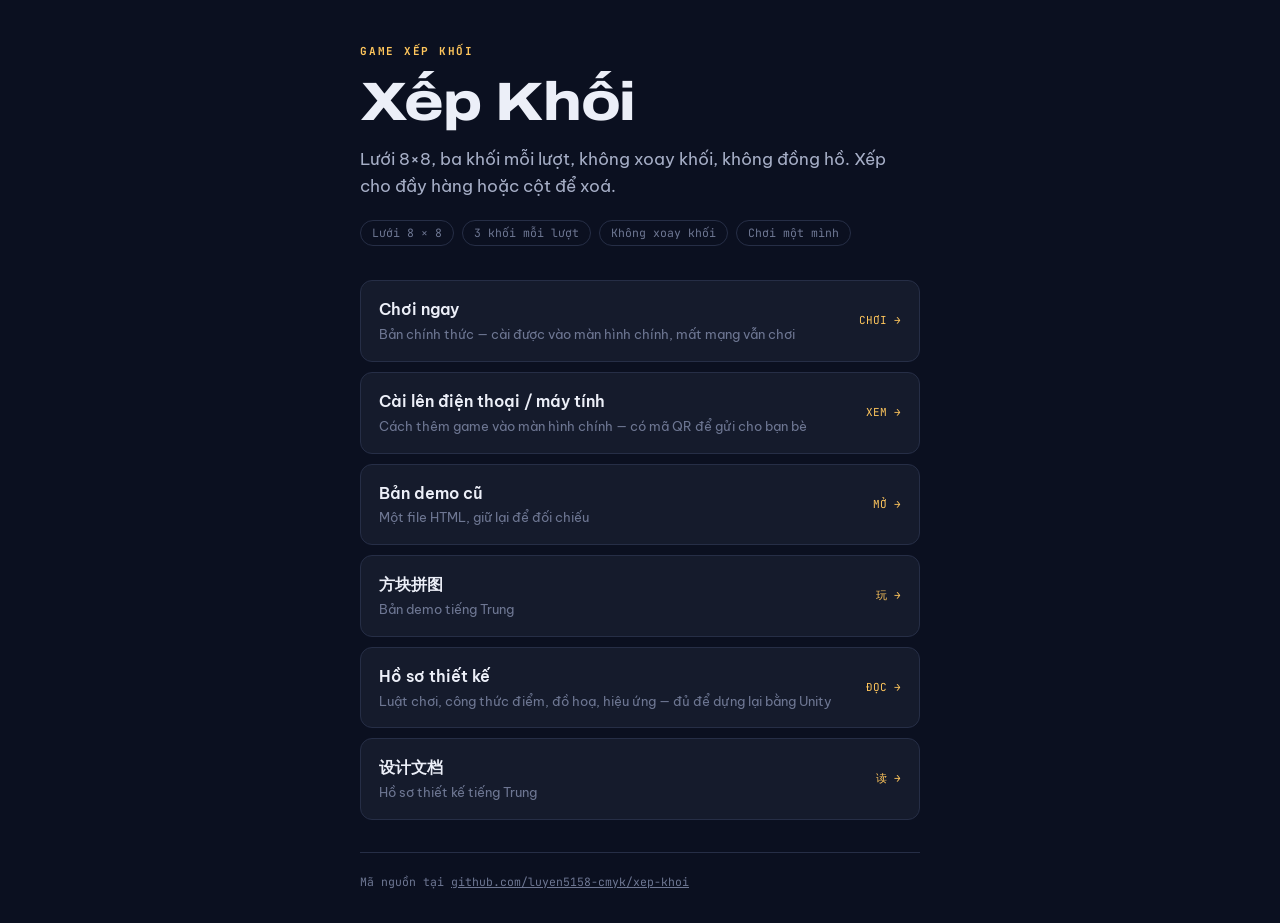
<file: index.html>
<!DOCTYPE html>
<html lang="vi">
<head>
<meta charset="utf-8">
<meta name="viewport" content="width=device-width, initial-scale=1">
<title>Xếp Khối</title>
<link rel="stylesheet" href="https://fonts.googleapis.com/css2?family=Archivo:wdth,wght@100..125,500..900&family=Be+Vietnam+Pro:wght@400;500;600&family=JetBrains+Mono:wght@400;700&display=swap">
<style>
:root{
  --paper:#0B1020; --surface:#151B2C; --line:#262E46; --line2:#333D59;
  --ink:#ECEFF8; --ink2:#A6AEC6; --ink3:#6E7793; --accent:#FFC65C;
}
*{box-sizing:border-box}
body{
  margin:0; min-height:100vh; background:var(--paper); color:var(--ink);
  font-family:"Be Vietnam Pro",system-ui,sans-serif; line-height:1.6;
  display:flex; align-items:center; justify-content:center; padding:32px 20px;
}
.wrap{width:100%; max-width:560px}
.eyebrow{
  font-family:"JetBrains Mono",monospace; font-size:11px; font-weight:700;
  letter-spacing:.16em; text-transform:uppercase; color:var(--accent);
}
h1{
  font-family:"Archivo",system-ui,sans-serif; font-variation-settings:"wdth" 118,"wght" 800;
  font-size:clamp(34px,8vw,54px); line-height:1.02; letter-spacing:-.02em; margin:14px 0 0;
}
.lede{color:var(--ink2); font-size:17px; margin:16px 0 0}
.meta{
  display:flex; flex-wrap:wrap; gap:8px; margin-top:20px;
  font-family:"JetBrains Mono",monospace; font-size:11.5px; color:var(--ink3);
}
.meta span{border:1px solid var(--line); border-radius:100px; padding:3px 11px}
.links{display:flex; flex-direction:column; gap:10px; margin-top:34px}
a.card{
  display:flex; align-items:center; justify-content:space-between; gap:16px;
  background:var(--surface); border:1px solid var(--line); border-radius:12px;
  padding:16px 18px; text-decoration:none; color:inherit; transition:border-color .15s, transform .15s;
}
a.card:hover{border-color:var(--line2); transform:translateY(-1px)}
a.card b{font-weight:600; font-size:15.5px; display:block}
a.card i{
  font-style:normal; color:var(--ink3); font-size:13px; display:block; margin-top:2px;
}
a.card .go{font-family:"JetBrains Mono",monospace; font-size:11px; color:var(--accent); white-space:nowrap}
footer{
  margin-top:32px; padding-top:20px; border-top:1px solid var(--line);
  font-family:"JetBrains Mono",monospace; font-size:11.5px; color:var(--ink3);
}
footer a{color:var(--ink3)}
</style>
</head>
<body>
<div class="wrap">
  <p class="eyebrow">Game xếp khối</p>
  <h1>Xếp Khối</h1>
  <p class="lede">Lưới 8×8, ba khối mỗi lượt, không xoay khối, không đồng hồ. Xếp cho đầy hàng hoặc cột để xoá.</p>
  <div class="meta">
    <span>Lưới 8 × 8</span><span>3 khối mỗi lượt</span><span>Không xoay khối</span><span>Chơi một mình</span>
  </div>

  <div class="links">
    <a class="card" href="game/">
      <span><b>Chơi ngay</b><i>Bản chính thức — cài được vào màn hình chính, mất mạng vẫn chơi</i></span>
      <span class="go">CHƠI →</span>
    </a>
    <a class="card" href="cai-dat.html">
      <span><b>Cài lên điện thoại / máy tính</b><i>Cách thêm game vào màn hình chính — có mã QR để gửi cho bạn bè</i></span>
      <span class="go">XEM →</span>
    </a>
    <a class="card" href="block-puzzle.html">
      <span><b>Bản demo cũ</b><i>Một file HTML, giữ lại để đối chiếu</i></span>
      <span class="go">MỞ →</span>
    </a>
    <a class="card" href="block-puzzle-zh.html">
      <span><b>方块拼图</b><i>Bản demo tiếng Trung</i></span>
      <span class="go">玩 →</span>
    </a>
    <a class="card" href="ho-so-thiet-ke.html">
      <span><b>Hồ sơ thiết kế</b><i>Luật chơi, công thức điểm, đồ hoạ, hiệu ứng — đủ để dựng lại bằng Unity</i></span>
      <span class="go">ĐỌC →</span>
    </a>
    <a class="card" href="ho-so-thiet-ke-zh.html">
      <span><b>设计文档</b><i>Hồ sơ thiết kế tiếng Trung</i></span>
      <span class="go">读 →</span>
    </a>
  </div>

  <footer>Mã nguồn tại <a href="https://github.com/luyen5158-cmyk/xep-khoi">github.com/luyen5158-cmyk/xep-khoi</a></footer>
</div>
</body>
</html>
</file>
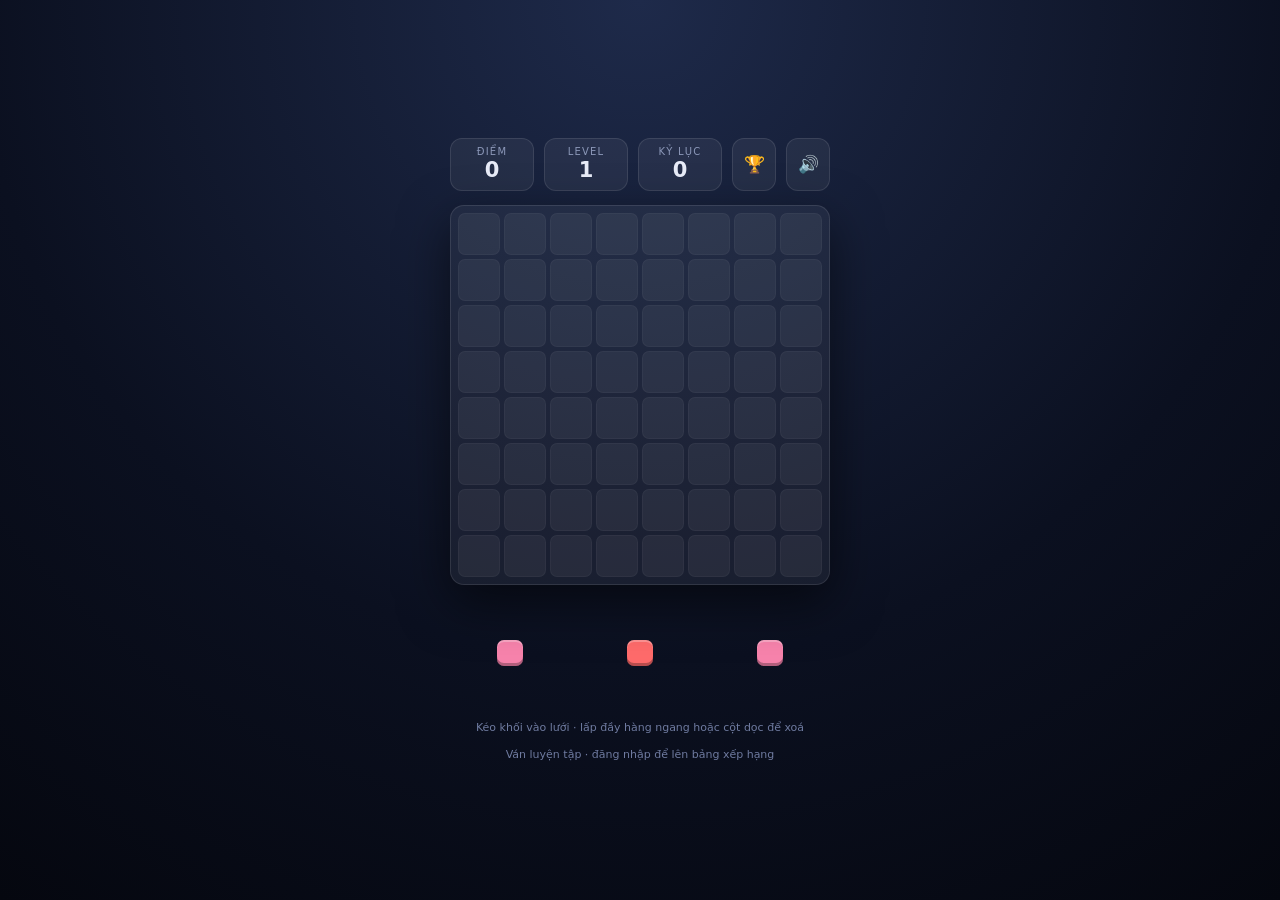
<file: game/index.html>
<!DOCTYPE html>
<html lang="vi">
<head>
<meta charset="utf-8">
<meta name="viewport" content="width=device-width, initial-scale=1, maximum-scale=1, user-scalable=no, viewport-fit=cover">
<title>Xếp Khối</title>
<meta name="description" content="Lưới 8×8, ba khối mỗi lượt, không xoay khối, không đồng hồ. Lấp đầy hàng ngang hoặc cột dọc để xoá.">
<meta name="theme-color" content="#0b1020">
<meta name="mobile-web-app-capable" content="yes">
<meta name="apple-mobile-web-app-status-bar-style" content="black-translucent">
<link rel="manifest" href="manifest.webmanifest">
<link rel="icon" href="icon/icon-192.png" sizes="192x192">
<link rel="apple-touch-icon" href="icon/icon-192.png">
<link rel="stylesheet" href="css/style.css">
</head>
<body>

<div id="app">
  <div id="hud">
    <div class="stat"><div class="label">Điểm</div><div class="value" id="score">0</div></div>
    <div class="stat"><div class="label">Level</div><div class="value" id="level">1</div></div>
    <div class="stat"><div class="label">Kỷ lục</div><div class="value" id="best">0</div></div>
    <button id="rank" type="button" aria-label="Bảng xếp hạng">🏆</button>
    <button id="mute" type="button" aria-label="Tắt âm thanh">🔊</button>
  </div>

  <div id="board"></div>

  <div id="tray">
    <div class="slot"></div><div class="slot"></div><div class="slot"></div>
  </div>

  <div id="hint">Kéo khối vào lưới · lấp đầy hàng ngang hoặc cột dọc để xoá</div>
  <!-- Nói rõ ván này có tính xếp hạng không. Người chơi không phải chọn gì cả:
       có đăng nhập + có mạng là ván xếp hạng, ngược lại tự thành ván luyện tập. -->
  <div id="mode"></div>
</div>

<div id="combo"></div>
<canvas id="fx"></canvas>

<div id="over">
  <h1>Hết nước đi!</h1>
  <p>Điểm của bạn: <b id="finalScore">0</b></p>
  <p id="submitStatus" class="muted"></p>
  <button id="again" type="button">Chơi lại</button>
  <button id="overRank" type="button" class="ghost">Bảng xếp hạng</button>
</div>

<!-- Bảng xếp hạng -->
<div id="lb">
  <div class="sheet">
    <h2>Bảng xếp hạng</h2>
    <p id="lbStatus" class="muted"></p>
    <ol id="lbList"></ol>
    <p id="lbSelf" class="self"></p>

    <div class="account">
      <button id="signIn" type="button" hidden>Đăng nhập bằng Google</button>
      <div id="signedIn" hidden>
        <p id="whoami" class="muted"></p>
        <button id="editNick"  type="button" class="ghost">Đổi biệt danh</button>
        <button id="signOut"   type="button" class="ghost">Đăng xuất</button>
        <button id="deleteAcc" type="button" class="danger">Xoá tài khoản</button>
      </div>
    </div>

    <button id="lbClose" type="button">Đóng</button>
  </div>
</div>

<!-- Đặt biệt danh -->
<div id="nick">
  <div class="sheet">
    <h2 id="nickTitle">Chọn biệt danh</h2>
    <p class="muted">Tên này hiện trên bảng xếp hạng. Email và tên thật của bạn không bao giờ hiện ra.</p>
    <input id="nickInput" type="text" maxlength="16" autocomplete="off"
           autocapitalize="off" spellcheck="false" placeholder="Ví dụ: Mai, Hùng 88, Bé Bo">

    <!-- Luật hiện ngay dưới ô nhập, không giấu trong thông báo lỗi. -->
    <div class="nickrules">
      <span id="nickCount">0 / 16</span>
      <span>2–16 ký tự · dấu tiếng Việt được · mỗi tên chỉ một người dùng</span>
    </div>

    <p id="nickStatus" class="muted"></p>
    <button id="nickSave"   type="button">Lưu</button>
    <button id="nickCancel" type="button" class="ghost">Để sau</button>
  </div>
</div>

<script type="module" src="js/game.js"></script>
<script>
  // Service worker: chơi được cả khi mất mạng, và thêm được vào màn hình chính.
  if ("serviceWorker" in navigator) {
    addEventListener("load", () => navigator.serviceWorker.register("sw.js").catch(() => {}));
  }
</script>
</body>
</html>
</file>
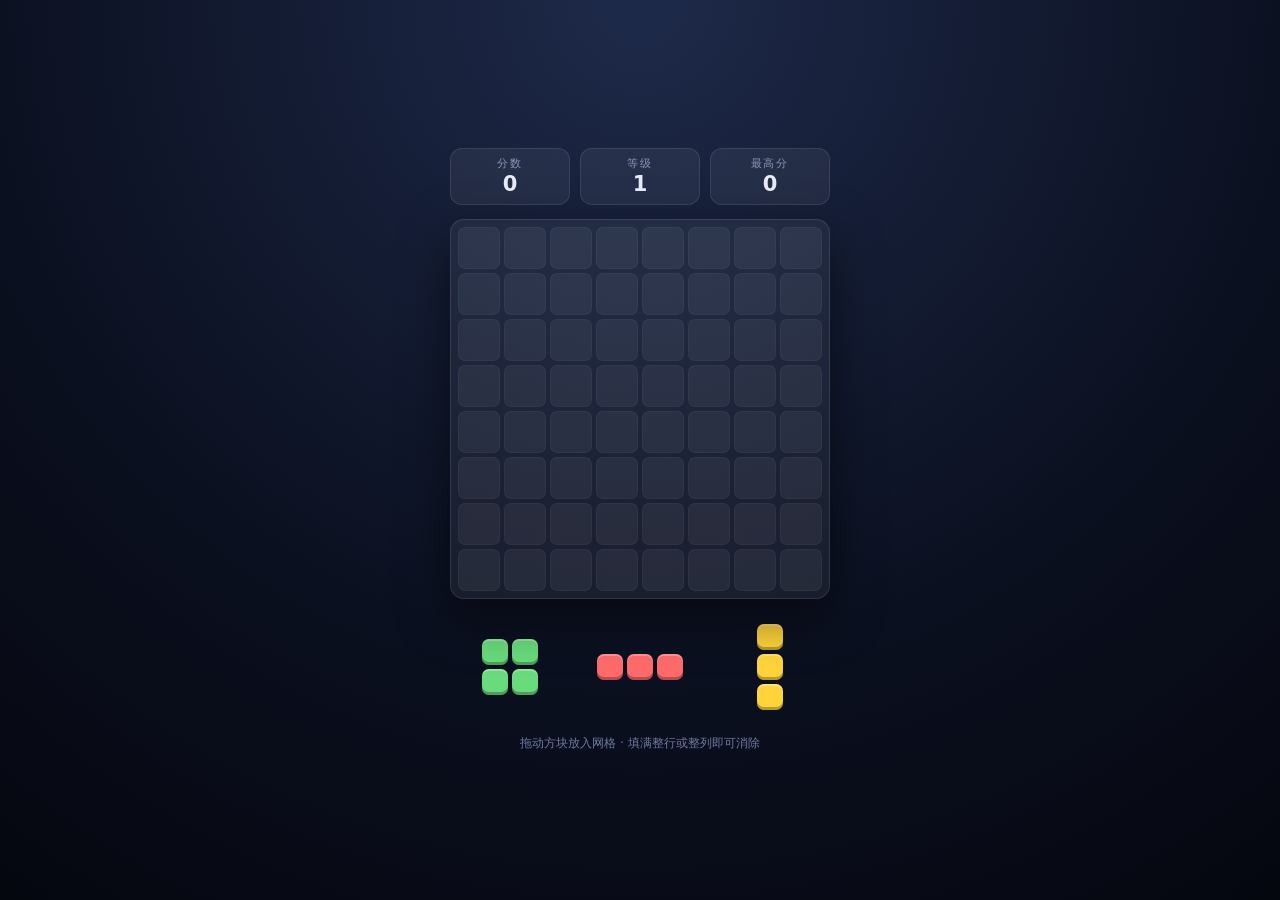
<file: block-puzzle-zh.html>
<!DOCTYPE html>
<html lang="zh-CN">
<head>
<meta charset="utf-8">
<meta name="viewport" content="width=device-width, initial-scale=1, maximum-scale=1, user-scalable=no">
<title>方块拼图 - Block Puzzle</title>
<style>
  /* ===== 通用界面 ===== */
  * { box-sizing: border-box; -webkit-tap-highlight-color: transparent; }
  html, body {
    margin: 0; height: 100%;
    background: radial-gradient(circle at 50% 0%, #1e2a4a 0%, #0b1020 60%, #05070f 100%);
    color: #e8ecf8;
    font-family: -apple-system, BlinkMacSystemFont, "PingFang SC", "Hiragino Sans GB",
                 "Microsoft YaHei", "Segoe UI", system-ui, sans-serif;
    overflow: hidden; touch-action: none; user-select: none;
  }
  #app {
    height: 100%; display: flex; flex-direction: column;
    align-items: center; justify-content: center; gap: 14px; padding: 12px;
  }

  /* ===== 分数栏 ===== */
  #hud { display: flex; gap: 10px; align-items: stretch; width: 100%; max-width: 380px; }
  .stat {
    flex: 1; background: rgba(255,255,255,.06); border: 1px solid rgba(255,255,255,.10);
    border-radius: 12px; padding: 7px 10px; text-align: center;
  }
  .stat .label { font-size: 11px; letter-spacing: .18em; color: #8b97b8; }
  .stat .value { font-size: 21px; font-weight: 700; font-variant-numeric: tabular-nums; line-height: 1.25; }
  #combo {
    position: absolute; top: 50%; left: 50%; transform: translate(-50%,-50%) scale(.4);
    font-size: 40px; font-weight: 800; color: #ffd166; text-shadow: 0 0 24px rgba(255,209,102,.9);
    opacity: 0; pointer-events: none; z-index: 30; white-space: nowrap;
  }
  #combo.show { animation: comboPop .85s ease-out; }
  @keyframes comboPop {
    0%   { opacity: 0; transform: translate(-50%,-50%) scale(.4); }
    25%  { opacity: 1; transform: translate(-50%,-50%) scale(1.15); }
    70%  { opacity: 1; transform: translate(-50%,-60%) scale(1); }
    100% { opacity: 0; transform: translate(-50%,-90%) scale(.9); }
  }

  /* ===== 网格棋盘 ===== */
  #board {
    display: grid; gap: 4px; padding: 7px;
    background: rgba(255,255,255,.05); border: 1px solid rgba(255,255,255,.10);
    border-radius: 14px; position: relative;
    box-shadow: 0 18px 50px rgba(0,0,0,.55);
  }
  .cell {
    border-radius: 7px; background: rgba(255,255,255,.055);
    box-shadow: inset 0 0 0 1px rgba(255,255,255,.035);
    transition: background-color .12s, box-shadow .12s, transform .12s;
  }
  .cell.filled { box-shadow: inset 0 -3px 0 rgba(0,0,0,.28), inset 0 2px 0 rgba(255,255,255,.28); }
  .cell.preview { background: rgba(255,255,255,.30) !important; }
  .cell.invalid { background: rgba(255, 80, 90, .30) !important; }
  .cell.clearing { animation: burst .34s ease-out forwards; }
  @keyframes burst {
    0%   { transform: scale(1);   filter: brightness(1); }
    35%  { transform: scale(1.32); filter: brightness(3.2); box-shadow: 0 0 26px 8px currentColor; }
    100% { transform: scale(0);   filter: brightness(4); }
  }

  /* ===== 待放方块托盘 ===== */
  #tray {
    display: flex; gap: 10px; align-items: center; justify-content: center;
    min-height: 108px; width: 100%; max-width: 380px;
  }
  .slot { flex: 1; display: flex; align-items: center; justify-content: center; height: 104px; }
  .piece { display: grid; gap: 4px; cursor: grab; transition: transform .15s, opacity .2s; }
  .piece.used { opacity: 0; pointer-events: none; }
  .piece.dragging { opacity: .25; }
  .blk { border-radius: 7px; box-shadow: inset 0 -3px 0 rgba(0,0,0,.28), inset 0 2px 0 rgba(255,255,255,.28); }

  /* 正在拖动的方块，跟随手指移动 */
  #ghost { position: fixed; display: grid; gap: 4px; pointer-events: none; z-index: 40;
           filter: drop-shadow(0 12px 20px rgba(0,0,0,.55)); }

  /* ===== 烟花 ===== */
  #fx { position: fixed; inset: 0; pointer-events: none; z-index: 20; }

  /* ===== 结束界面 ===== */
  #over {
    position: fixed; inset: 0; z-index: 50; display: none;
    flex-direction: column; align-items: center; justify-content: center; gap: 16px;
    background: rgba(5,7,15,.86); backdrop-filter: blur(6px);
  }
  #over.show { display: flex; }
  #over h1 { margin: 0; font-size: 30px; letter-spacing: .04em; }
  #over p { margin: 0; color: #9aa6c8; }
  button {
    font: inherit; font-weight: 700; font-size: 16px; color: #08101f;
    background: linear-gradient(180deg, #7ee0ff, #35b6ff);
    border: 0; border-radius: 12px; padding: 12px 34px; cursor: pointer;
    box-shadow: 0 8px 22px rgba(53,182,255,.35); letter-spacing: .06em;
  }
  button:active { transform: translateY(1px); }
  #hint { font-size: 12px; color: #6f7ba0; text-align: center; }
</style>
</head>
<body>

<div id="app">
  <div id="hud">
    <div class="stat"><div class="label">分数</div><div class="value" id="score">0</div></div>
    <div class="stat"><div class="label">等级</div><div class="value" id="level">1</div></div>
    <div class="stat"><div class="label">最高分</div><div class="value" id="best">0</div></div>
  </div>

  <div id="board"></div>

  <div id="tray">
    <div class="slot"></div><div class="slot"></div><div class="slot"></div>
  </div>

  <div id="hint">拖动方块放入网格 · 填满整行或整列即可消除</div>
</div>

<div id="combo"></div>
<canvas id="fx"></canvas>

<div id="over">
  <h1>无路可走！</h1>
  <p>你的得分：<b id="finalScore">0</b></p>
  <button id="again">再玩一次</button>
</div>

<script>
"use strict";

/* =========================================================
   1. 常量与方块形状数据
   ========================================================= */
const W = 8, H = 8;          // 8×8 网格
const GAP = 4;               // 格子之间的间距（像素）
let CELL = 38;               // 单个格子的边长，会按屏幕重新计算
let STEP = CELL + GAP;

// 每个形状 = 一组坐标 [行, 列]。lv = 从第几级开始出现。
const SHAPES = [
  { lv:1, cells:[[0,0]] },                                  // 单格
  { lv:1, cells:[[0,0],[0,1]] },                            // 横向 2
  { lv:1, cells:[[0,0],[1,0]] },                            // 纵向 2
  { lv:1, cells:[[0,0],[0,1],[0,2]] },                      // 横向 3
  { lv:1, cells:[[0,0],[1,0],[2,0]] },                      // 纵向 3
  { lv:1, cells:[[0,0],[0,1],[1,0],[1,1]] },                // 2×2 方块
  { lv:2, cells:[[0,0],[1,0],[1,1]] },                      // 小 L 形（四个方向）
  { lv:2, cells:[[0,0],[0,1],[1,0]] },
  { lv:2, cells:[[0,0],[0,1],[1,1]] },
  { lv:2, cells:[[0,1],[1,0],[1,1]] },
  { lv:2, cells:[[0,0],[0,1],[0,2],[0,3]] },                // 横向 4
  { lv:2, cells:[[0,0],[1,0],[2,0],[3,0]] },                // 纵向 4
  { lv:3, cells:[[0,0],[1,0],[2,0],[2,1]] },                // 长 L 形
  { lv:3, cells:[[0,1],[1,1],[2,1],[2,0]] },
  { lv:3, cells:[[0,0],[0,1],[0,2],[1,0]] },
  { lv:3, cells:[[0,0],[0,1],[0,2],[1,2]] },
  { lv:3, cells:[[0,0],[0,1],[1,1],[1,2]] },                // S 形 / Z 形
  { lv:3, cells:[[0,1],[0,2],[1,0],[1,1]] },
  { lv:4, cells:[[0,0],[0,1],[0,2],[1,1]] },                // T 形
  { lv:4, cells:[[1,0],[1,1],[1,2],[0,1]] },
  { lv:4, cells:[[0,0],[0,1],[0,2],[0,3],[0,4]] },          // 横向 5
  { lv:4, cells:[[0,0],[1,0],[2,0],[3,0],[4,0]] },          // 纵向 5
  { lv:5, cells:[[0,1],[1,0],[1,1],[1,2],[2,1]] },          // 十字形
  { lv:5, cells:[[0,0],[0,1],[0,2],[1,0],[1,1],[1,2]] },    // 2×3 长方形
  { lv:5, cells:[[0,0],[0,1],[1,0],[1,1],[2,0],[2,1]] },    // 3×2 长方形
  { lv:6, cells:[[0,0],[0,1],[0,2],[1,0],[1,1],[1,2],[2,0],[2,1],[2,2]] } // 3×3 方块
];

const COLORS = ["#ff6b6b","#ffa94d","#ffd43b","#69db7c","#4dd4e8","#5c9dff","#b197fc","#f783ac"];

/* =========================================================
   2. 游戏状态
   ========================================================= */
let grid   = [];        // grid[r][c] = null 或颜色值
let tray   = [];        // 待放的 3 个方块，元素为 null 表示已用掉
let score  = 0;
let level  = 1;
let combo  = 0;
let busy   = false;     // 消除动画播放中 → 锁住操作
let best   = 0;
try { best = parseInt(localStorage.getItem("bp_best_zh") || "0", 10) || 0; } catch (e) {}

const boardEl = document.getElementById("board");
const trayEl  = document.getElementById("tray");
const fx      = document.getElementById("fx");
const ctx     = fx.getContext("2d");
let cellEls   = [];     // 指向每个格子 DOM 元素的引用

/* =========================================================
   3. 生成网格
   ========================================================= */
function sizeToScreen() {
  // 计算格子边长，使网格加托盘刚好放进屏幕
  const maxW = Math.min(window.innerWidth - 24, 380);
  const maxH = window.innerHeight - 260;
  CELL = Math.floor((Math.min(maxW, maxH) - GAP * (W - 1) - 14) / W);
  CELL = Math.max(24, Math.min(CELL, 44));
  STEP = CELL + GAP;
  boardEl.style.gridTemplateColumns = `repeat(${W}, ${CELL}px)`;
  boardEl.style.gridTemplateRows    = `repeat(${H}, ${CELL}px)`;
  for (const row of cellEls) for (const el of row) {
    el.style.width = CELL + "px"; el.style.height = CELL + "px";
  }
  renderTray();
}

function buildBoard() {
  boardEl.innerHTML = "";
  cellEls = [];
  for (let r = 0; r < H; r++) {
    const row = [];
    for (let c = 0; c < W; c++) {
      const el = document.createElement("div");
      el.className = "cell";
      boardEl.appendChild(el);
      row.push(el);
    }
    cellEls.push(row);
  }
}

function renderGrid() {
  for (let r = 0; r < H; r++) for (let c = 0; c < W; c++) {
    const el = cellEls[r][c], v = grid[r][c];
    el.className = "cell" + (v ? " filled" : "");
    el.style.backgroundColor = v || "";
    el.style.color = v || "";   // 供发光效果的 currentColor 使用
  }
}

/* =========================================================
   4. 生成新方块
   ========================================================= */
function randomShape() {
  const pool = SHAPES.filter(s => s.lv <= level);
  // 等级越高越偏向抽到大方块，难度自然上升
  const weighted = [];
  for (const s of pool) {
    const w = 1 + Math.max(0, level - s.lv) * 0.35 + (level >= 4 ? s.cells.length * 0.15 : 0);
    for (let i = 0; i < Math.ceil(w * 2); i++) weighted.push(s);
  }
  const s = weighted[(Math.random() * weighted.length) | 0];
  return { cells: s.cells, color: COLORS[(Math.random() * COLORS.length) | 0] };
}

function refillTray() {
  tray = [randomShape(), randomShape(), randomShape()];
  renderTray();
}

function shapeBounds(cells) {
  let maxR = 0, maxC = 0;
  for (const [r, c] of cells) { if (r > maxR) maxR = r; if (c > maxC) maxC = c; }
  return { rows: maxR + 1, cols: maxC + 1 };
}

// 把一个方块画成 DOM 元素，size = 每格边长
function makePieceEl(piece, size) {
  const b = shapeBounds(piece.cells);
  const el = document.createElement("div");
  el.className = "piece";
  el.style.gridTemplateColumns = `repeat(${b.cols}, ${size}px)`;
  el.style.gridTemplateRows    = `repeat(${b.rows}, ${size}px)`;
  const filled = new Set(piece.cells.map(([r, c]) => r + "," + c));
  for (let r = 0; r < b.rows; r++) for (let c = 0; c < b.cols; c++) {
    const d = document.createElement("div");
    if (filled.has(r + "," + c)) { d.className = "blk"; d.style.background = piece.color; }
    d.style.width = size + "px"; d.style.height = size + "px";
    el.appendChild(d);
  }
  return el;
}

function renderTray() {
  const slots = trayEl.querySelectorAll(".slot");
  slots.forEach((slot, i) => {
    slot.innerHTML = "";
    const piece = tray[i];
    if (!piece) return;
    const el = makePieceEl(piece, Math.round(CELL * 0.62));
    el.dataset.index = i;
    slot.appendChild(el);
  });
}

/* =========================================================
   5. 判定与放置方块
   ========================================================= */
function canPlace(cells, row, col) {
  for (const [dr, dc] of cells) {
    const r = row + dr, c = col + dc;
    if (r < 0 || r >= H || c < 0 || c >= W) return false;
    if (grid[r][c]) return false;
  }
  return true;
}

function anyPlacement(piece) {
  for (let r = 0; r < H; r++) for (let c = 0; c < W; c++)
    if (canPlace(piece.cells, r, c)) return true;
  return false;
}

function place(piece, row, col) {
  for (const [dr, dc] of piece.cells) grid[row + dr][col + dc] = piece.color;
}

// 返回所有已填满的行与列
function findFullLines() {
  const rows = [], cols = [];
  for (let r = 0; r < H; r++) {
    let full = true;
    for (let c = 0; c < W; c++) if (!grid[r][c]) { full = false; break; }
    if (full) rows.push(r);
  }
  for (let c = 0; c < W; c++) {
    let full = true;
    for (let r = 0; r < H; r++) if (!grid[r][c]) { full = false; break; }
    if (full) cols.push(c);
  }
  return { rows, cols };
}

/* =========================================================
   6. 一个回合的流程
   ========================================================= */
function commitMove(index, row, col) {
  const piece = tray[index];
  place(piece, row, col);
  tray[index] = null;
  renderGrid();
  renderTray();
  addScore(piece.cells.length);        // 每放下一格 +1 分
  playPlace();

  const { rows, cols } = findFullLines();
  const lineCount = rows.length + cols.length;

  if (lineCount > 0) {
    busy = true;
    combo++;
    // 收集将要消失的格子
    const targets = new Set();
    for (const r of rows) for (let c = 0; c < W; c++) targets.add(r + "," + c);
    for (const c of cols) for (let r = 0; r < H; r++) targets.add(r + "," + c);

    // 发光 + 烟花 + 爆炸音效
    for (const key of targets) {
      const [r, c] = key.split(",").map(Number);
      cellEls[r][c].classList.add("clearing");
      const box = cellEls[r][c].getBoundingClientRect();
      spawnFirework(box.left + box.width / 2, box.top + box.height / 2, grid[r][c]);
    }
    playExplosion(lineCount);

    // 计分：一次消除多行则成倍加分，另有连击奖励
    const gained = targets.size * 10 * lineCount + (combo > 1 ? combo * 25 : 0);
    addScore(gained);
    if (lineCount > 1 || combo > 1) showCombo(lineCount, combo);

    setTimeout(() => {
      for (const key of targets) {
        const [r, c] = key.split(",").map(Number);
        grid[r][c] = null;
      }
      renderGrid();
      busy = false;
      afterTurn();
    }, 340);
  } else {
    combo = 0;
    afterTurn();
  }
}

function afterTurn() {
  if (tray.every(p => !p)) refillTray();       // 三个方块用完后补发新的一批
  // 没有任何方块放得下时判负
  const alive = tray.some(p => p && anyPlacement(p));
  if (!alive) gameOver();
}

function addScore(n) {
  score += n;
  document.getElementById("score").textContent = score;
  const newLevel = Math.min(6, 1 + Math.floor(score / 700));   // 每 700 分升一级
  if (newLevel > level) { level = newLevel; playLevelUp(); }
  document.getElementById("level").textContent = level;
  if (score > best) {
    best = score;
    document.getElementById("best").textContent = best;
    try { localStorage.setItem("bp_best_zh", String(best)); } catch (e) {}
  }
}

function showCombo(lines, c) {
  const el = document.getElementById("combo");
  el.textContent = c > 1 ? "连击 ×" + c + "！" : lines + " 行消除！";
  el.classList.remove("show");
  void el.offsetWidth;      // 强制浏览器重新播放动画
  el.classList.add("show");
}

function gameOver() {
  document.getElementById("finalScore").textContent = score;
  document.getElementById("over").classList.add("show");
}

function reset() {
  grid = Array.from({ length: H }, () => Array(W).fill(null));
  score = 0; level = 1; combo = 0; busy = false;
  document.getElementById("score").textContent = "0";
  document.getElementById("level").textContent = "1";
  document.getElementById("best").textContent = best;
  document.getElementById("over").classList.remove("show");
  renderGrid();
  refillTray();
}

/* =========================================================
   7. 拖放操作（鼠标与触屏共用 Pointer Events）
   ========================================================= */
let drag = null;   // { index, piece, ghost, offX, offY, srcEl }

trayEl.addEventListener("pointerdown", e => {
  if (busy) return;
  const pieceEl = e.target.closest(".piece");
  if (!pieceEl) return;
  const index = +pieceEl.dataset.index;
  const piece = tray[index];
  if (!piece) return;

  const rect = pieceEl.getBoundingClientRect();
  const b = shapeBounds(piece.cells);
  const fullW = b.cols * STEP - GAP, fullH = b.rows * STEP - GAP;
  // 保持手指在方块上的相对位置，再放大到网格实际尺寸
  const fx_ = (e.clientX - rect.left) / rect.width;
  const fy_ = (e.clientY - rect.top) / rect.height;

  const ghost = makePieceEl(piece, CELL);
  ghost.id = "ghost";
  ghost.style.gridTemplateColumns = `repeat(${b.cols}, ${CELL}px)`;
  ghost.style.gridTemplateRows    = `repeat(${b.rows}, ${CELL}px)`;
  document.body.appendChild(ghost);

  drag = {
    index, piece, ghost, srcEl: pieceEl,
    offX: fx_ * fullW,
    offY: fy_ * fullH + CELL * 1.3   // 把方块抬到手指上方，方便看清落点
  };
  pieceEl.classList.add("dragging");
  trayEl.setPointerCapture(e.pointerId);
  moveGhost(e.clientX, e.clientY);
  e.preventDefault();
});

trayEl.addEventListener("pointermove", e => {
  if (!drag) return;
  moveGhost(e.clientX, e.clientY);
  e.preventDefault();
});

trayEl.addEventListener("pointerup", e => endDrag(e));
trayEl.addEventListener("pointercancel", () => endDrag(null));

function ghostAnchor() {
  // 找出被拖方块左上角所对应的网格坐标
  const origin = cellEls[0][0].getBoundingClientRect();
  const gx = parseFloat(drag.ghost.style.left);
  const gy = parseFloat(drag.ghost.style.top);
  return {
    row: Math.round((gy - origin.top) / STEP),
    col: Math.round((gx - origin.left) / STEP)
  };
}

function moveGhost(x, y) {
  drag.ghost.style.left = (x - drag.offX) + "px";
  drag.ghost.style.top  = (y - drag.offY) + "px";
  showPreview();
}

function clearPreview() {
  for (const row of cellEls) for (const el of row) el.classList.remove("preview", "invalid");
}

function showPreview() {
  clearPreview();
  const { row, col } = ghostAnchor();
  const ok = canPlace(drag.piece.cells, row, col);
  for (const [dr, dc] of drag.piece.cells) {
    const r = row + dr, c = col + dc;
    if (r >= 0 && r < H && c >= 0 && c < W)
      cellEls[r][c].classList.add(ok ? "preview" : "invalid");
  }
}

function endDrag(e) {
  if (!drag) return;
  const { row, col } = ghostAnchor();
  const ok = canPlace(drag.piece.cells, row, col);
  drag.ghost.remove();
  drag.srcEl.classList.remove("dragging");
  clearPreview();
  const index = drag.index;
  drag = null;
  if (ok) commitMove(index, row, col);
}

/* =========================================================
   8. 烟花（绘制在覆盖全屏的 canvas 上）
   ========================================================= */
let particles = [];
let rafId = null;

function resizeFx() {
  const dpr = window.devicePixelRatio || 1;
  fx.width = innerWidth * dpr; fx.height = innerHeight * dpr;
  fx.style.width = innerWidth + "px"; fx.style.height = innerHeight + "px";
  ctx.setTransform(dpr, 0, 0, dpr, 0, 0);
}

function spawnFirework(x, y, color) {
  const n = 14;
  for (let i = 0; i < n; i++) {
    const a = Math.random() * Math.PI * 2;
    const sp = 1.6 + Math.random() * 4.2;
    particles.push({
      x, y, vx: Math.cos(a) * sp, vy: Math.sin(a) * sp - 1.2,
      life: 1, decay: 0.014 + Math.random() * 0.02,
      size: 1.6 + Math.random() * 3, color: color || "#ffd166"
    });
  }
  if (!rafId) rafId = requestAnimationFrame(tickFx);
}

function tickFx() {
  ctx.clearRect(0, 0, innerWidth, innerHeight);
  ctx.globalCompositeOperation = "lighter";
  for (let i = particles.length - 1; i >= 0; i--) {
    const p = particles[i];
    p.x += p.vx; p.y += p.vy;
    p.vy += 0.16;              // 重力
    p.vx *= 0.985; p.vy *= 0.985;
    p.life -= p.decay;
    if (p.life <= 0) { particles.splice(i, 1); continue; }
    ctx.globalAlpha = Math.max(0, p.life);
    ctx.fillStyle = p.color;
    ctx.beginPath();
    ctx.arc(p.x, p.y, p.size * p.life, 0, Math.PI * 2);
    ctx.fill();
  }
  ctx.globalAlpha = 1;
  ctx.globalCompositeOperation = "source-over";
  if (particles.length) { rafId = requestAnimationFrame(tickFx); }
  else { rafId = null; ctx.clearRect(0, 0, innerWidth, innerHeight); }
}

/* =========================================================
   9. 音效（用 Web Audio 实时合成，无需外部音频文件）
   ========================================================= */
let audio = null;
function ac() {
  if (!audio) {
    const AC = window.AudioContext || window.webkitAudioContext;
    if (AC) audio = new AC();
  }
  if (audio && audio.state === "suspended") audio.resume();
  return audio;
}
document.addEventListener("pointerdown", () => ac(), { once: true });

// 爆炸声：白噪声经低通滤波，音量迅速衰减
function playExplosion(lines) {
  const a = ac(); if (!a) return;
  const dur = 0.5 + lines * 0.08;
  const buf = a.createBuffer(1, a.sampleRate * dur, a.sampleRate);
  const data = buf.getChannelData(0);
  for (let i = 0; i < data.length; i++) {
    const t = i / data.length;
    data[i] = (Math.random() * 2 - 1) * Math.pow(1 - t, 2.2);
  }
  const src = a.createBufferSource(); src.buffer = buf;
  const flt = a.createBiquadFilter(); flt.type = "lowpass";
  flt.frequency.setValueAtTime(2600 + lines * 500, a.currentTime);
  flt.frequency.exponentialRampToValueAtTime(180, a.currentTime + dur);
  const g = a.createGain();
  g.gain.setValueAtTime(0.34, a.currentTime);
  g.gain.exponentialRampToValueAtTime(0.001, a.currentTime + dur);
  src.connect(flt).connect(g).connect(a.destination);
  src.start();

  // 再叠一层低频闷响，听感更过瘾
  const o = a.createOscillator(), og = a.createGain();
  o.type = "sine";
  o.frequency.setValueAtTime(150, a.currentTime);
  o.frequency.exponentialRampToValueAtTime(42, a.currentTime + 0.3);
  og.gain.setValueAtTime(0.4, a.currentTime);
  og.gain.exponentialRampToValueAtTime(0.001, a.currentTime + 0.35);
  o.connect(og).connect(a.destination);
  o.start(); o.stop(a.currentTime + 0.36);
}

function playPlace() {
  const a = ac(); if (!a) return;
  const o = a.createOscillator(), g = a.createGain();
  o.type = "triangle";
  o.frequency.setValueAtTime(420, a.currentTime);
  o.frequency.exponentialRampToValueAtTime(240, a.currentTime + 0.09);
  g.gain.setValueAtTime(0.14, a.currentTime);
  g.gain.exponentialRampToValueAtTime(0.001, a.currentTime + 0.1);
  o.connect(g).connect(a.destination);
  o.start(); o.stop(a.currentTime + 0.11);
}

function playLevelUp() {
  const a = ac(); if (!a) return;
  [523, 659, 784, 1047].forEach((f, i) => {
    const o = a.createOscillator(), g = a.createGain();
    const t = a.currentTime + i * 0.085;
    o.type = "square";
    o.frequency.setValueAtTime(f, t);
    g.gain.setValueAtTime(0.001, t);
    g.gain.exponentialRampToValueAtTime(0.11, t + 0.01);
    g.gain.exponentialRampToValueAtTime(0.001, t + 0.16);
    o.connect(g).connect(a.destination);
    o.start(t); o.stop(t + 0.17);
  });
}

/* =========================================================
   10. 启动
   ========================================================= */
document.getElementById("again").addEventListener("click", reset);
window.addEventListener("resize", () => { resizeFx(); sizeToScreen(); });

buildBoard();
resizeFx();
reset();
sizeToScreen();
</script>
</body>
</html>
</file>
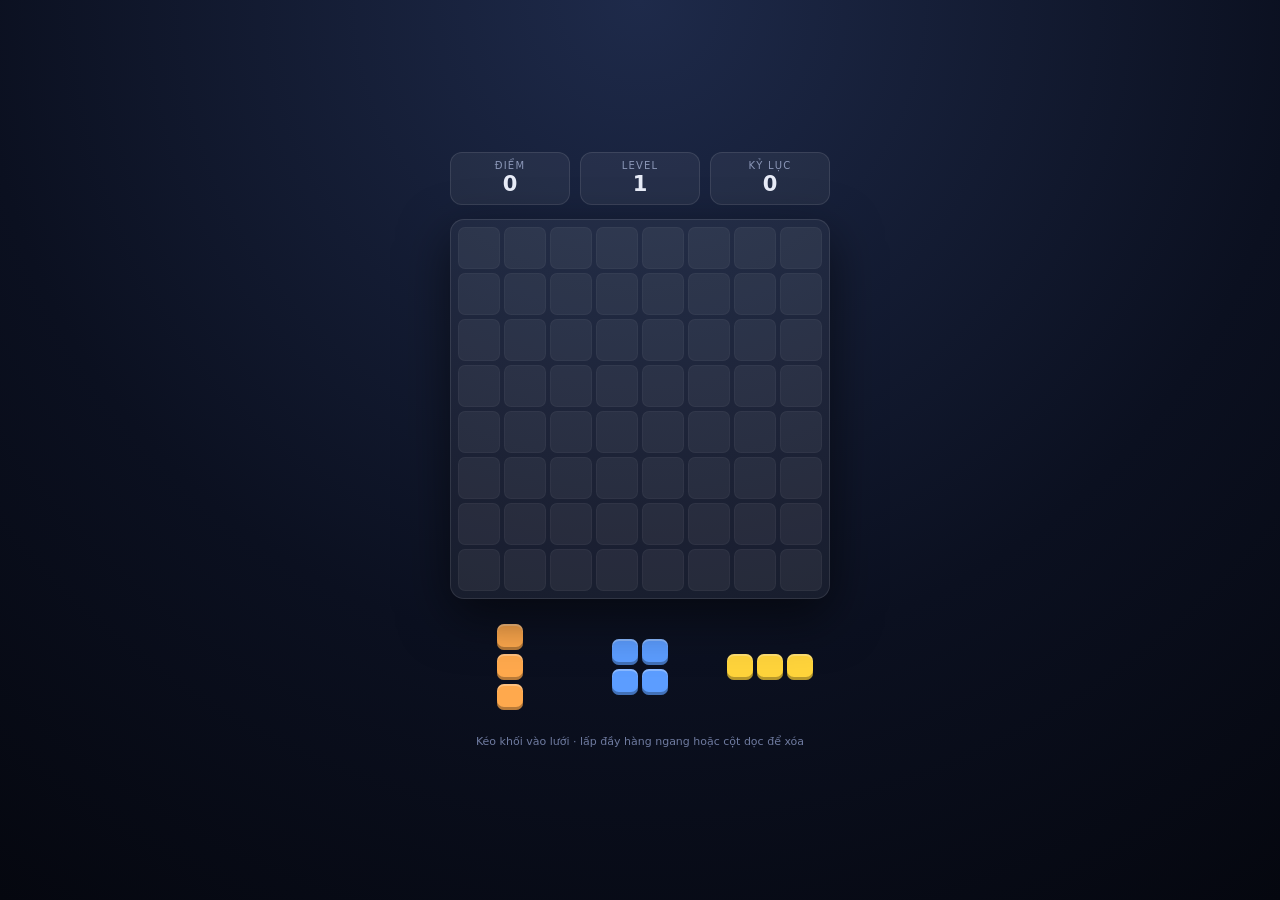
<file: block-puzzle.html>
<!DOCTYPE html>
<html lang="vi">
<head>
<meta charset="utf-8">
<meta name="viewport" content="width=device-width, initial-scale=1, maximum-scale=1, user-scalable=no">
<title>Xếp Khối - Block Puzzle</title>
<style>
  /* ===== Giao diện chung ===== */
  * { box-sizing: border-box; -webkit-tap-highlight-color: transparent; }
  html, body {
    margin: 0; height: 100%;
    background: radial-gradient(circle at 50% 0%, #1e2a4a 0%, #0b1020 60%, #05070f 100%);
    color: #e8ecf8;
    font-family: -apple-system, BlinkMacSystemFont, "Segoe UI", system-ui, sans-serif;
    overflow: hidden; touch-action: none; user-select: none;
  }
  #app {
    height: 100%; display: flex; flex-direction: column;
    align-items: center; justify-content: center; gap: 14px; padding: 12px;
  }

  /* ===== Thanh điểm ===== */
  #hud { display: flex; gap: 10px; align-items: stretch; width: 100%; max-width: 380px; }
  .stat {
    flex: 1; background: rgba(255,255,255,.06); border: 1px solid rgba(255,255,255,.10);
    border-radius: 12px; padding: 7px 10px; text-align: center;
  }
  .stat .label { font-size: 10px; letter-spacing: .12em; text-transform: uppercase; color: #8b97b8; }
  .stat .value { font-size: 21px; font-weight: 700; font-variant-numeric: tabular-nums; line-height: 1.25; }
  #combo {
    position: absolute; top: 50%; left: 50%; transform: translate(-50%,-50%) scale(.4);
    font-size: 40px; font-weight: 800; color: #ffd166; text-shadow: 0 0 24px rgba(255,209,102,.9);
    opacity: 0; pointer-events: none; z-index: 30;
  }
  #combo.show { animation: comboPop .85s ease-out; }
  @keyframes comboPop {
    0%   { opacity: 0; transform: translate(-50%,-50%) scale(.4); }
    25%  { opacity: 1; transform: translate(-50%,-50%) scale(1.15); }
    70%  { opacity: 1; transform: translate(-50%,-60%) scale(1); }
    100% { opacity: 0; transform: translate(-50%,-90%) scale(.9); }
  }

  /* ===== Bảng lưới ===== */
  #board {
    display: grid; gap: 4px; padding: 7px;
    background: rgba(255,255,255,.05); border: 1px solid rgba(255,255,255,.10);
    border-radius: 14px; position: relative;
    box-shadow: 0 18px 50px rgba(0,0,0,.55);
  }
  .cell {
    border-radius: 7px; background: rgba(255,255,255,.055);
    box-shadow: inset 0 0 0 1px rgba(255,255,255,.035);
    transition: background-color .12s, box-shadow .12s, transform .12s;
  }
  .cell.filled { box-shadow: inset 0 -3px 0 rgba(0,0,0,.28), inset 0 2px 0 rgba(255,255,255,.28); }
  .cell.preview { background: rgba(255,255,255,.30) !important; }
  .cell.invalid { background: rgba(255, 80, 90, .30) !important; }
  .cell.clearing { animation: burst .34s ease-out forwards; }
  @keyframes burst {
    0%   { transform: scale(1);   filter: brightness(1); }
    35%  { transform: scale(1.32); filter: brightness(3.2); box-shadow: 0 0 26px 8px currentColor; }
    100% { transform: scale(0);   filter: brightness(4); }
  }

  /* ===== Khay khối ===== */
  #tray {
    display: flex; gap: 10px; align-items: center; justify-content: center;
    min-height: 108px; width: 100%; max-width: 380px;
  }
  .slot { flex: 1; display: flex; align-items: center; justify-content: center; height: 104px; }
  .piece { display: grid; gap: 4px; cursor: grab; transition: transform .15s, opacity .2s; }
  .piece.used { opacity: 0; pointer-events: none; }
  .piece.dragging { opacity: .25; }
  .blk { border-radius: 7px; box-shadow: inset 0 -3px 0 rgba(0,0,0,.28), inset 0 2px 0 rgba(255,255,255,.28); }

  /* Khối đang được kéo, bay theo ngón tay */
  #ghost { position: fixed; display: grid; gap: 4px; pointer-events: none; z-index: 40;
           filter: drop-shadow(0 12px 20px rgba(0,0,0,.55)); }

  /* ===== Pháo hoa ===== */
  #fx { position: fixed; inset: 0; pointer-events: none; z-index: 20; }

  /* ===== Màn hình kết thúc ===== */
  #over {
    position: fixed; inset: 0; z-index: 50; display: none;
    flex-direction: column; align-items: center; justify-content: center; gap: 16px;
    background: rgba(5,7,15,.86); backdrop-filter: blur(6px);
  }
  #over.show { display: flex; }
  #over h1 { margin: 0; font-size: 30px; }
  #over p { margin: 0; color: #9aa6c8; }
  button {
    font: inherit; font-weight: 700; font-size: 16px; color: #08101f;
    background: linear-gradient(180deg, #7ee0ff, #35b6ff);
    border: 0; border-radius: 12px; padding: 12px 30px; cursor: pointer;
    box-shadow: 0 8px 22px rgba(53,182,255,.35);
  }
  button:active { transform: translateY(1px); }
  #hint { font-size: 11px; color: #6f7ba0; text-align: center; }
</style>
</head>
<body>

<div id="app">
  <div id="hud">
    <div class="stat"><div class="label">Điểm</div><div class="value" id="score">0</div></div>
    <div class="stat"><div class="label">Level</div><div class="value" id="level">1</div></div>
    <div class="stat"><div class="label">Kỷ lục</div><div class="value" id="best">0</div></div>
  </div>

  <div id="board"></div>

  <div id="tray">
    <div class="slot"></div><div class="slot"></div><div class="slot"></div>
  </div>

  <div id="hint">Kéo khối vào lưới · lấp đầy hàng ngang hoặc cột dọc để xóa</div>
</div>

<div id="combo"></div>
<canvas id="fx"></canvas>

<div id="over">
  <h1>Hết nước đi!</h1>
  <p>Điểm của bạn: <b id="finalScore">0</b></p>
  <button id="again">Chơi lại</button>
</div>

<script>
"use strict";

/* =========================================================
   1. HẰNG SỐ & DỮ LIỆU HÌNH KHỐI
   ========================================================= */
const W = 8, H = 8;          // lưới 8x8
const GAP = 4;               // khoảng cách giữa các ô (px)
let CELL = 38;               // cạnh 1 ô, tính lại theo màn hình
let STEP = CELL + GAP;

// Mỗi hình = danh sách toạ độ [hàng, cột]. lv = level bắt đầu xuất hiện.
const SHAPES = [
  { lv:1, cells:[[0,0]] },                                  // 1 ô
  { lv:1, cells:[[0,0],[0,1]] },                            // nằm ngang 2
  { lv:1, cells:[[0,0],[1,0]] },                            // dọc 2
  { lv:1, cells:[[0,0],[0,1],[0,2]] },                      // ngang 3
  { lv:1, cells:[[0,0],[1,0],[2,0]] },                      // dọc 3
  { lv:1, cells:[[0,0],[0,1],[1,0],[1,1]] },                // vuông 2x2
  { lv:2, cells:[[0,0],[1,0],[1,1]] },                      // L nhỏ (4 hướng)
  { lv:2, cells:[[0,0],[0,1],[1,0]] },
  { lv:2, cells:[[0,0],[0,1],[1,1]] },
  { lv:2, cells:[[0,1],[1,0],[1,1]] },
  { lv:2, cells:[[0,0],[0,1],[0,2],[0,3]] },                // ngang 4
  { lv:2, cells:[[0,0],[1,0],[2,0],[3,0]] },                // dọc 4
  { lv:3, cells:[[0,0],[1,0],[2,0],[2,1]] },                // chữ L dài
  { lv:3, cells:[[0,1],[1,1],[2,1],[2,0]] },
  { lv:3, cells:[[0,0],[0,1],[0,2],[1,0]] },
  { lv:3, cells:[[0,0],[0,1],[0,2],[1,2]] },
  { lv:3, cells:[[0,0],[0,1],[1,1],[1,2]] },                // chữ S / Z
  { lv:3, cells:[[0,1],[0,2],[1,0],[1,1]] },
  { lv:4, cells:[[0,0],[0,1],[0,2],[1,1]] },                // chữ T
  { lv:4, cells:[[1,0],[1,1],[1,2],[0,1]] },
  { lv:4, cells:[[0,0],[0,1],[0,2],[0,3],[0,4]] },          // ngang 5
  { lv:4, cells:[[0,0],[1,0],[2,0],[3,0],[4,0]] },          // dọc 5
  { lv:5, cells:[[0,1],[1,0],[1,1],[1,2],[2,1]] },          // dấu cộng
  { lv:5, cells:[[0,0],[0,1],[0,2],[1,0],[1,1],[1,2]] },    // chữ nhật 2x3
  { lv:5, cells:[[0,0],[0,1],[1,0],[1,1],[2,0],[2,1]] },    // chữ nhật 3x2
  { lv:6, cells:[[0,0],[0,1],[0,2],[1,0],[1,1],[1,2],[2,0],[2,1],[2,2]] } // vuông 3x3
];

const COLORS = ["#ff6b6b","#ffa94d","#ffd43b","#69db7c","#4dd4e8","#5c9dff","#b197fc","#f783ac"];

/* =========================================================
   2. TRẠNG THÁI GAME
   ========================================================= */
let grid   = [];        // grid[r][c] = null hoặc mã màu
let tray   = [];        // 3 khối đang chờ, phần tử null = đã dùng
let score  = 0;
let level  = 1;
let combo  = 0;
let busy   = false;     // đang chạy hiệu ứng xóa -> khoá thao tác
let best   = 0;
try { best = parseInt(localStorage.getItem("bp_best") || "0", 10) || 0; } catch (e) {}

const boardEl = document.getElementById("board");
const trayEl  = document.getElementById("tray");
const fx      = document.getElementById("fx");
const ctx     = fx.getContext("2d");
let cellEls   = [];     // tham chiếu DOM tới từng ô lưới

/* =========================================================
   3. DỰNG LƯỚI
   ========================================================= */
function sizeToScreen() {
  // Tính cạnh ô sao cho lưới + khay vừa màn hình
  const maxW = Math.min(window.innerWidth - 24, 380);
  const maxH = window.innerHeight - 260;
  CELL = Math.floor((Math.min(maxW, maxH) - GAP * (W - 1) - 14) / W);
  CELL = Math.max(24, Math.min(CELL, 44));
  STEP = CELL + GAP;
  boardEl.style.gridTemplateColumns = `repeat(${W}, ${CELL}px)`;
  boardEl.style.gridTemplateRows    = `repeat(${H}, ${CELL}px)`;
  for (const row of cellEls) for (const el of row) {
    el.style.width = CELL + "px"; el.style.height = CELL + "px";
  }
  renderTray();
}

function buildBoard() {
  boardEl.innerHTML = "";
  cellEls = [];
  for (let r = 0; r < H; r++) {
    const row = [];
    for (let c = 0; c < W; c++) {
      const el = document.createElement("div");
      el.className = "cell";
      boardEl.appendChild(el);
      row.push(el);
    }
    cellEls.push(row);
  }
}

function renderGrid() {
  for (let r = 0; r < H; r++) for (let c = 0; c < W; c++) {
    const el = cellEls[r][c], v = grid[r][c];
    el.className = "cell" + (v ? " filled" : "");
    el.style.backgroundColor = v || "";
    el.style.color = v || "";   // dùng cho currentColor lúc phát sáng
  }
}

/* =========================================================
   4. SINH KHỐI MỚI
   ========================================================= */
function randomShape() {
  const pool = SHAPES.filter(s => s.lv <= level);
  // Level cao thì nghiêng về khối to hơn cho khó dần
  const weighted = [];
  for (const s of pool) {
    const w = 1 + Math.max(0, level - s.lv) * 0.35 + (level >= 4 ? s.cells.length * 0.15 : 0);
    for (let i = 0; i < Math.ceil(w * 2); i++) weighted.push(s);
  }
  const s = weighted[(Math.random() * weighted.length) | 0];
  return { cells: s.cells, color: COLORS[(Math.random() * COLORS.length) | 0] };
}

function refillTray() {
  tray = [randomShape(), randomShape(), randomShape()];
  renderTray();
}

function shapeBounds(cells) {
  let maxR = 0, maxC = 0;
  for (const [r, c] of cells) { if (r > maxR) maxR = r; if (c > maxC) maxC = c; }
  return { rows: maxR + 1, cols: maxC + 1 };
}

// Vẽ 1 khối thành phần tử DOM, size = cạnh mỗi ô
function makePieceEl(piece, size) {
  const b = shapeBounds(piece.cells);
  const el = document.createElement("div");
  el.className = "piece";
  el.style.gridTemplateColumns = `repeat(${b.cols}, ${size}px)`;
  el.style.gridTemplateRows    = `repeat(${b.rows}, ${size}px)`;
  const filled = new Set(piece.cells.map(([r, c]) => r + "," + c));
  for (let r = 0; r < b.rows; r++) for (let c = 0; c < b.cols; c++) {
    const d = document.createElement("div");
    if (filled.has(r + "," + c)) { d.className = "blk"; d.style.background = piece.color; }
    d.style.width = size + "px"; d.style.height = size + "px";
    el.appendChild(d);
  }
  return el;
}

function renderTray() {
  const slots = trayEl.querySelectorAll(".slot");
  slots.forEach((slot, i) => {
    slot.innerHTML = "";
    const piece = tray[i];
    if (!piece) return;
    const el = makePieceEl(piece, Math.round(CELL * 0.62));
    el.dataset.index = i;
    slot.appendChild(el);
  });
}

/* =========================================================
   5. KIỂM TRA & ĐẶT KHỐI
   ========================================================= */
function canPlace(cells, row, col) {
  for (const [dr, dc] of cells) {
    const r = row + dr, c = col + dc;
    if (r < 0 || r >= H || c < 0 || c >= W) return false;
    if (grid[r][c]) return false;
  }
  return true;
}

function anyPlacement(piece) {
  for (let r = 0; r < H; r++) for (let c = 0; c < W; c++)
    if (canPlace(piece.cells, r, c)) return true;
  return false;
}

function place(piece, row, col) {
  for (const [dr, dc] of piece.cells) grid[row + dr][col + dc] = piece.color;
}

// Trả về danh sách hàng và cột đã đầy
function findFullLines() {
  const rows = [], cols = [];
  for (let r = 0; r < H; r++) {
    let full = true;
    for (let c = 0; c < W; c++) if (!grid[r][c]) { full = false; break; }
    if (full) rows.push(r);
  }
  for (let c = 0; c < W; c++) {
    let full = true;
    for (let r = 0; r < H; r++) if (!grid[r][c]) { full = false; break; }
    if (full) cols.push(c);
  }
  return { rows, cols };
}

/* =========================================================
   6. LƯỢT CHƠI
   ========================================================= */
function commitMove(index, row, col) {
  const piece = tray[index];
  place(piece, row, col);
  tray[index] = null;
  renderGrid();
  renderTray();
  addScore(piece.cells.length);        // mỗi ô đặt được +1 điểm
  playPlace();

  const { rows, cols } = findFullLines();
  const lineCount = rows.length + cols.length;

  if (lineCount > 0) {
    busy = true;
    combo++;
    // Tập hợp các ô sẽ biến mất
    const targets = new Set();
    for (const r of rows) for (let c = 0; c < W; c++) targets.add(r + "," + c);
    for (const c of cols) for (let r = 0; r < H; r++) targets.add(r + "," + c);

    // Hiệu ứng phát sáng + pháo hoa + âm thanh nổ
    for (const key of targets) {
      const [r, c] = key.split(",").map(Number);
      cellEls[r][c].classList.add("clearing");
      const box = cellEls[r][c].getBoundingClientRect();
      spawnFirework(box.left + box.width / 2, box.top + box.height / 2, grid[r][c]);
    }
    playExplosion(lineCount);

    // Điểm: nhiều hàng cùng lúc thì nhân lên, cộng thêm thưởng combo
    const gained = targets.size * 10 * lineCount + (combo > 1 ? combo * 25 : 0);
    addScore(gained);
    if (lineCount > 1 || combo > 1) showCombo(lineCount, combo);

    setTimeout(() => {
      for (const key of targets) {
        const [r, c] = key.split(",").map(Number);
        grid[r][c] = null;
      }
      renderGrid();
      busy = false;
      afterTurn();
    }, 340);
  } else {
    combo = 0;
    afterTurn();
  }
}

function afterTurn() {
  if (tray.every(p => !p)) refillTray();       // hết 3 khối thì phát khối mới
  // Thua khi không còn khối nào đặt vừa
  const alive = tray.some(p => p && anyPlacement(p));
  if (!alive) gameOver();
}

function addScore(n) {
  score += n;
  document.getElementById("score").textContent = score;
  const newLevel = Math.min(6, 1 + Math.floor(score / 700));   // cứ 700 điểm lên 1 level
  if (newLevel > level) { level = newLevel; playLevelUp(); }
  document.getElementById("level").textContent = level;
  if (score > best) {
    best = score;
    document.getElementById("best").textContent = best;
    try { localStorage.setItem("bp_best", String(best)); } catch (e) {}
  }
}

function showCombo(lines, c) {
  const el = document.getElementById("combo");
  el.textContent = c > 1 ? "COMBO x" + c + "!" : lines + " HÀNG!";
  el.classList.remove("show");
  void el.offsetWidth;      // ép trình duyệt chạy lại animation
  el.classList.add("show");
}

function gameOver() {
  document.getElementById("finalScore").textContent = score;
  document.getElementById("over").classList.add("show");
}

function reset() {
  grid = Array.from({ length: H }, () => Array(W).fill(null));
  score = 0; level = 1; combo = 0; busy = false;
  document.getElementById("score").textContent = "0";
  document.getElementById("level").textContent = "1";
  document.getElementById("best").textContent = best;
  document.getElementById("over").classList.remove("show");
  renderGrid();
  refillTray();
}

/* =========================================================
   7. KÉO - THẢ (chuột và cảm ứng dùng chung Pointer Events)
   ========================================================= */
let drag = null;   // { index, piece, ghost, offX, offY, srcEl }

trayEl.addEventListener("pointerdown", e => {
  if (busy) return;
  const pieceEl = e.target.closest(".piece");
  if (!pieceEl) return;
  const index = +pieceEl.dataset.index;
  const piece = tray[index];
  if (!piece) return;

  const rect = pieceEl.getBoundingClientRect();
  const b = shapeBounds(piece.cells);
  const fullW = b.cols * STEP - GAP, fullH = b.rows * STEP - GAP;
  // Giữ đúng vị trí tương đối ngón tay trên khối, rồi phóng to về kích thước lưới
  const fx_ = (e.clientX - rect.left) / rect.width;
  const fy_ = (e.clientY - rect.top) / rect.height;

  const ghost = makePieceEl(piece, CELL);
  ghost.id = "ghost";
  ghost.style.gridTemplateColumns = `repeat(${b.cols}, ${CELL}px)`;
  ghost.style.gridTemplateRows    = `repeat(${b.rows}, ${CELL}px)`;
  document.body.appendChild(ghost);

  drag = {
    index, piece, ghost, srcEl: pieceEl,
    offX: fx_ * fullW,
    offY: fy_ * fullH + CELL * 1.3   // nhấc khối lên cao hơn ngón tay cho dễ nhìn
  };
  pieceEl.classList.add("dragging");
  trayEl.setPointerCapture(e.pointerId);
  moveGhost(e.clientX, e.clientY);
  e.preventDefault();
});

trayEl.addEventListener("pointermove", e => {
  if (!drag) return;
  moveGhost(e.clientX, e.clientY);
  e.preventDefault();
});

trayEl.addEventListener("pointerup", e => endDrag(e));
trayEl.addEventListener("pointercancel", () => endDrag(null));

function ghostAnchor() {
  // Ô lưới nằm dưới góc trên-trái của khối đang kéo
  const origin = cellEls[0][0].getBoundingClientRect();
  const gx = parseFloat(drag.ghost.style.left);
  const gy = parseFloat(drag.ghost.style.top);
  return {
    row: Math.round((gy - origin.top) / STEP),
    col: Math.round((gx - origin.left) / STEP)
  };
}

function moveGhost(x, y) {
  drag.ghost.style.left = (x - drag.offX) + "px";
  drag.ghost.style.top  = (y - drag.offY) + "px";
  showPreview();
}

function clearPreview() {
  for (const row of cellEls) for (const el of row) el.classList.remove("preview", "invalid");
}

function showPreview() {
  clearPreview();
  const { row, col } = ghostAnchor();
  const ok = canPlace(drag.piece.cells, row, col);
  for (const [dr, dc] of drag.piece.cells) {
    const r = row + dr, c = col + dc;
    if (r >= 0 && r < H && c >= 0 && c < W)
      cellEls[r][c].classList.add(ok ? "preview" : "invalid");
  }
}

function endDrag(e) {
  if (!drag) return;
  const { row, col } = ghostAnchor();
  const ok = canPlace(drag.piece.cells, row, col);
  drag.ghost.remove();
  drag.srcEl.classList.remove("dragging");
  clearPreview();
  const index = drag.index;
  drag = null;
  if (ok) commitMove(index, row, col);
}

/* =========================================================
   8. PHÁO HOA (vẽ trên canvas phủ toàn màn hình)
   ========================================================= */
let particles = [];
let rafId = null;

function resizeFx() {
  const dpr = window.devicePixelRatio || 1;
  fx.width = innerWidth * dpr; fx.height = innerHeight * dpr;
  fx.style.width = innerWidth + "px"; fx.style.height = innerHeight + "px";
  ctx.setTransform(dpr, 0, 0, dpr, 0, 0);
}

function spawnFirework(x, y, color) {
  const n = 14;
  for (let i = 0; i < n; i++) {
    const a = Math.random() * Math.PI * 2;
    const sp = 1.6 + Math.random() * 4.2;
    particles.push({
      x, y, vx: Math.cos(a) * sp, vy: Math.sin(a) * sp - 1.2,
      life: 1, decay: 0.014 + Math.random() * 0.02,
      size: 1.6 + Math.random() * 3, color: color || "#ffd166"
    });
  }
  if (!rafId) rafId = requestAnimationFrame(tickFx);
}

function tickFx() {
  ctx.clearRect(0, 0, innerWidth, innerHeight);
  ctx.globalCompositeOperation = "lighter";
  for (let i = particles.length - 1; i >= 0; i--) {
    const p = particles[i];
    p.x += p.vx; p.y += p.vy;
    p.vy += 0.16;              // trọng lực
    p.vx *= 0.985; p.vy *= 0.985;
    p.life -= p.decay;
    if (p.life <= 0) { particles.splice(i, 1); continue; }
    ctx.globalAlpha = Math.max(0, p.life);
    ctx.fillStyle = p.color;
    ctx.beginPath();
    ctx.arc(p.x, p.y, p.size * p.life, 0, Math.PI * 2);
    ctx.fill();
  }
  ctx.globalAlpha = 1;
  ctx.globalCompositeOperation = "source-over";
  if (particles.length) { rafId = requestAnimationFrame(tickFx); }
  else { rafId = null; ctx.clearRect(0, 0, innerWidth, innerHeight); }
}

/* =========================================================
   9. ÂM THANH (tạo bằng Web Audio, không cần file ngoài)
   ========================================================= */
let audio = null;
function ac() {
  if (!audio) {
    const AC = window.AudioContext || window.webkitAudioContext;
    if (AC) audio = new AC();
  }
  if (audio && audio.state === "suspended") audio.resume();
  return audio;
}
document.addEventListener("pointerdown", () => ac(), { once: true });

// Tiếng nổ: nhiễu trắng đi qua bộ lọc, âm lượng tắt dần
function playExplosion(lines) {
  const a = ac(); if (!a) return;
  const dur = 0.5 + lines * 0.08;
  const buf = a.createBuffer(1, a.sampleRate * dur, a.sampleRate);
  const data = buf.getChannelData(0);
  for (let i = 0; i < data.length; i++) {
    const t = i / data.length;
    data[i] = (Math.random() * 2 - 1) * Math.pow(1 - t, 2.2);
  }
  const src = a.createBufferSource(); src.buffer = buf;
  const flt = a.createBiquadFilter(); flt.type = "lowpass";
  flt.frequency.setValueAtTime(2600 + lines * 500, a.currentTime);
  flt.frequency.exponentialRampToValueAtTime(180, a.currentTime + dur);
  const g = a.createGain();
  g.gain.setValueAtTime(0.34, a.currentTime);
  g.gain.exponentialRampToValueAtTime(0.001, a.currentTime + dur);
  src.connect(flt).connect(g).connect(a.destination);
  src.start();

  // Thêm cú "thịch" trầm cho đã tai
  const o = a.createOscillator(), og = a.createGain();
  o.type = "sine";
  o.frequency.setValueAtTime(150, a.currentTime);
  o.frequency.exponentialRampToValueAtTime(42, a.currentTime + 0.3);
  og.gain.setValueAtTime(0.4, a.currentTime);
  og.gain.exponentialRampToValueAtTime(0.001, a.currentTime + 0.35);
  o.connect(og).connect(a.destination);
  o.start(); o.stop(a.currentTime + 0.36);
}

function playPlace() {
  const a = ac(); if (!a) return;
  const o = a.createOscillator(), g = a.createGain();
  o.type = "triangle";
  o.frequency.setValueAtTime(420, a.currentTime);
  o.frequency.exponentialRampToValueAtTime(240, a.currentTime + 0.09);
  g.gain.setValueAtTime(0.14, a.currentTime);
  g.gain.exponentialRampToValueAtTime(0.001, a.currentTime + 0.1);
  o.connect(g).connect(a.destination);
  o.start(); o.stop(a.currentTime + 0.11);
}

function playLevelUp() {
  const a = ac(); if (!a) return;
  [523, 659, 784, 1047].forEach((f, i) => {
    const o = a.createOscillator(), g = a.createGain();
    const t = a.currentTime + i * 0.085;
    o.type = "square";
    o.frequency.setValueAtTime(f, t);
    g.gain.setValueAtTime(0.001, t);
    g.gain.exponentialRampToValueAtTime(0.11, t + 0.01);
    g.gain.exponentialRampToValueAtTime(0.001, t + 0.16);
    o.connect(g).connect(a.destination);
    o.start(t); o.stop(t + 0.17);
  });
}

/* =========================================================
   10. KHỞI ĐỘNG
   ========================================================= */
document.getElementById("again").addEventListener("click", reset);
window.addEventListener("resize", () => { resizeFx(); sizeToScreen(); });

buildBoard();
resizeFx();
reset();
sizeToScreen();
</script>
</body>
</html>
</file>
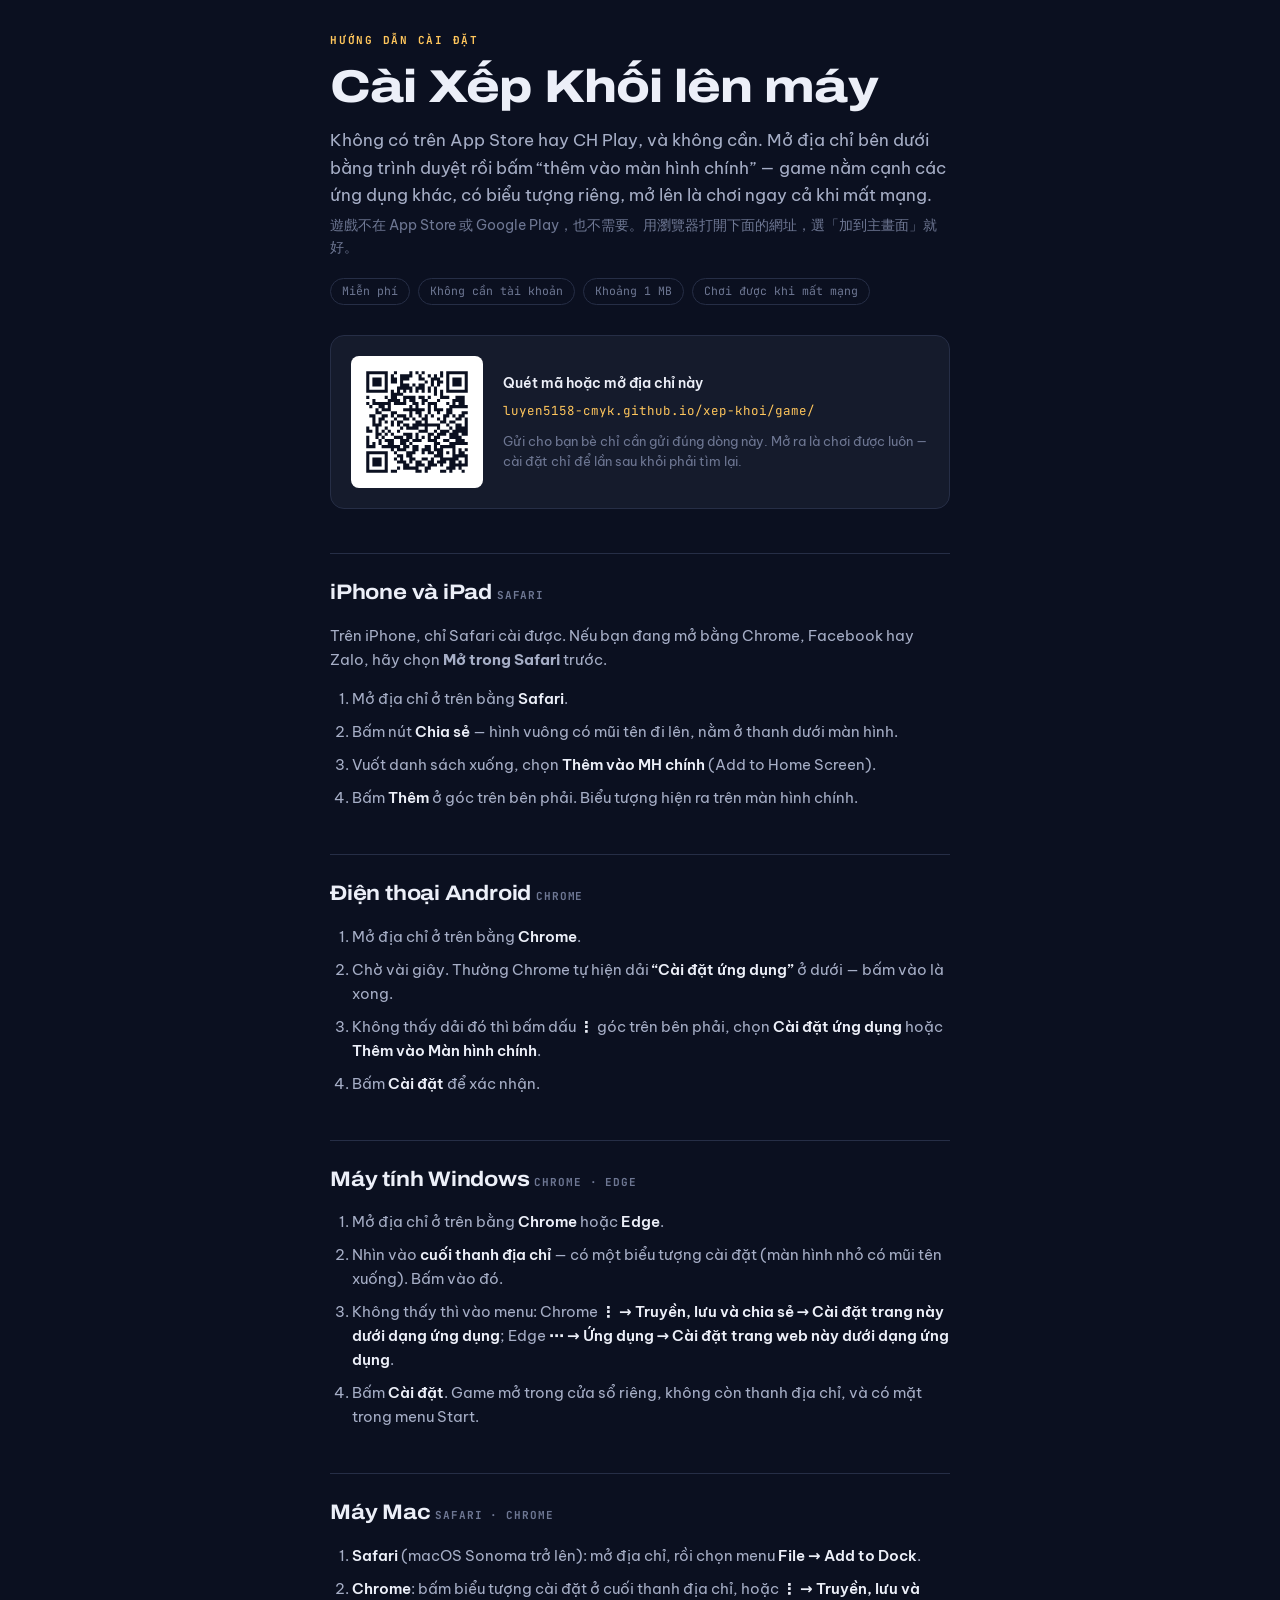
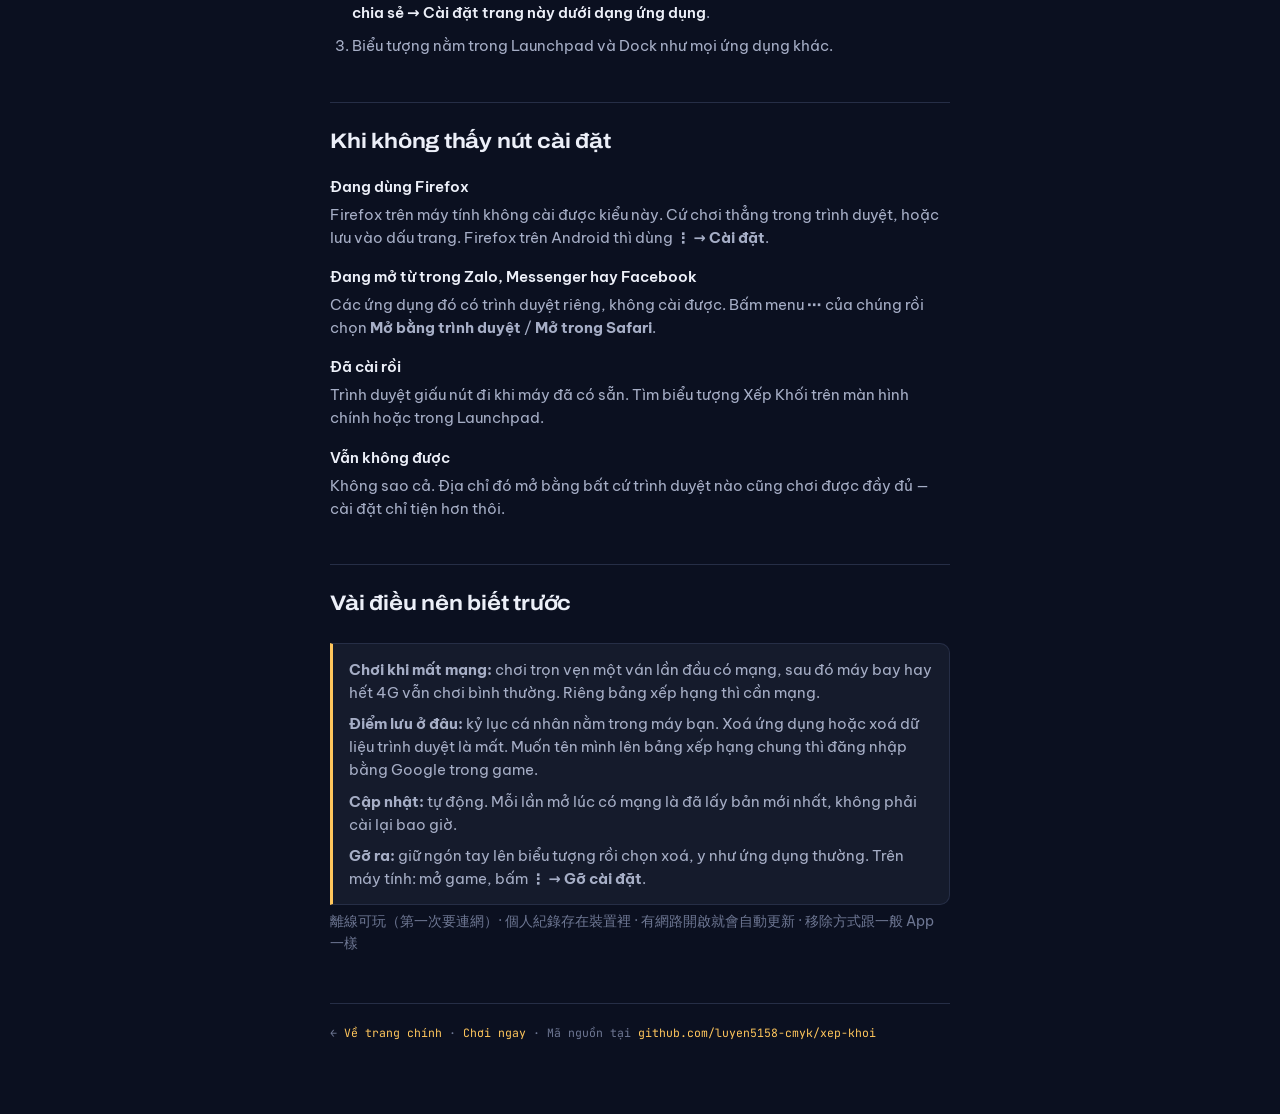
<file: cai-dat.html>
<!DOCTYPE html>
<html lang="vi">
<head>
<meta charset="utf-8">
<meta name="viewport" content="width=device-width, initial-scale=1">
<title>Cài đặt Xếp Khối</title>
<meta name="description" content="Cách cài Xếp Khối lên điện thoại hoặc máy tính. Không cần chợ ứng dụng, không cần tài khoản.">
<meta name="theme-color" content="#0b1020">
<link rel="stylesheet" href="https://fonts.googleapis.com/css2?family=Archivo:wdth,wght@100..125,500..900&family=Be+Vietnam+Pro:wght@400;500;600&family=JetBrains+Mono:wght@400;700&display=swap">
<style>
:root{
  --paper:#0B1020; --surface:#151B2C; --line:#262E46; --line2:#333D59;
  --ink:#ECEFF8; --ink2:#A6AEC6; --ink3:#6E7793; --accent:#FFC65C;
}
*{box-sizing:border-box}
body{
  margin:0; min-height:100vh; background:var(--paper); color:var(--ink);
  font-family:"Be Vietnam Pro",system-ui,sans-serif; line-height:1.6;
  display:flex; justify-content:center; padding:32px 20px 72px;
}
.wrap{width:100%; max-width:620px}
.eyebrow{
  font-family:"JetBrains Mono",monospace; font-size:11px; font-weight:700;
  letter-spacing:.16em; text-transform:uppercase; color:var(--accent); margin:0;
}
h1{
  font-family:"Archivo",system-ui,sans-serif; font-variation-settings:"wdth" 118,"wght" 800;
  font-size:clamp(30px,7vw,46px); line-height:1.04; letter-spacing:-.02em; margin:14px 0 0;
}
.lede{color:var(--ink2); font-size:17px; margin:16px 0 0}
.zh{color:var(--ink3); font-size:13.5px; margin:6px 0 0}
.meta{
  display:flex; flex-wrap:wrap; gap:8px; margin-top:20px;
  font-family:"JetBrains Mono",monospace; font-size:11.5px; color:var(--ink3);
}
.meta span{border:1px solid var(--line); border-radius:100px; padding:3px 11px}

/* Ô địa chỉ + mã QR: thứ duy nhất cần gửi cho người khác */
.share{
  display:flex; gap:20px; align-items:center; flex-wrap:wrap;
  background:var(--surface); border:1px solid var(--line); border-radius:14px;
  padding:20px; margin-top:30px;
}
.share .qr{width:132px; height:132px; flex:none; background:#fff; border-radius:8px; padding:6px}
.share .qr svg{display:block; width:100%; height:100%; color:#0B1020}
.share .txt{flex:1 1 240px; min-width:0}
.share .txt b{display:block; font-size:14px; font-weight:600}
.share .url{
  font-family:"JetBrains Mono",monospace; font-size:12.5px; color:var(--accent);
  word-break:break-all; margin-top:6px; display:block; text-decoration:none;
}
.share .txt i{font-style:normal; display:block; color:var(--ink3); font-size:12.5px; margin-top:10px}

h2{
  font-family:"Archivo",system-ui,sans-serif; font-variation-settings:"wdth" 112,"wght" 700;
  font-size:21px; letter-spacing:-.01em; margin:44px 0 0; padding-top:22px;
  border-top:1px solid var(--line);
}
h2 .os{font-family:"JetBrains Mono",monospace; font-size:11px; color:var(--ink3); font-weight:400; letter-spacing:.08em}
h3{font-size:15.5px; font-weight:600; margin:26px 0 0}
ol{margin:14px 0 0; padding-left:22px}
ol li{margin-top:9px; color:var(--ink2); font-size:15px}
ol li b{color:var(--ink); font-weight:600}
p{color:var(--ink2); font-size:15px}
kbd{
  font-family:"JetBrains Mono",monospace; font-size:12.5px; color:var(--ink);
  background:var(--surface); border:1px solid var(--line2); border-radius:5px; padding:1px 6px;
}
.note{
  background:var(--surface); border:1px solid var(--line); border-left:3px solid var(--accent);
  border-radius:0 10px 10px 0; padding:14px 16px; margin-top:22px;
}
.note p{margin:0; font-size:14.5px}
.note p + p{margin-top:8px}
dl{margin:16px 0 0}
dt{font-weight:600; font-size:15px; margin-top:16px}
dd{margin:4px 0 0; color:var(--ink2); font-size:14.5px}
footer{
  margin-top:48px; padding-top:20px; border-top:1px solid var(--line);
  font-family:"JetBrains Mono",monospace; font-size:11.5px; color:var(--ink3);
}
footer a{color:var(--accent); text-decoration:none}
</style>
</head>
<body>
<div class="wrap">

  <p class="eyebrow">Hướng dẫn cài đặt</p>
  <h1>Cài Xếp Khối lên máy</h1>
  <p class="lede">Không có trên App Store hay CH Play, và không cần. Mở địa chỉ bên dưới bằng trình duyệt rồi bấm “thêm vào màn hình chính” — game nằm cạnh các ứng dụng khác, có biểu tượng riêng, mở lên là chơi ngay cả khi mất mạng.</p>
  <p class="zh">遊戲不在 App Store 或 Google Play，也不需要。用瀏覽器打開下面的網址，選「加到主畫面」就好。</p>
  <div class="meta">
    <span>Miễn phí</span><span>Không cần tài khoản</span><span>Khoảng 1 MB</span><span>Chơi được khi mất mạng</span>
  </div>

  <div class="share">
    <div class="qr" aria-hidden="true">
      <svg viewBox="0 0 39 39" xmlns="http://www.w3.org/2000/svg"><path fill="currentColor" d="M3 3h7v1h-7zM12 3h1v1h-1zM17 3h1v1h-1zM19 3h1v1h-1zM21 3h1v1h-1zM27 3h1v1h-1zM29 3h7v1h-7zM3 4h1v1h-1zM9 4h1v1h-1zM11 4h1v1h-1zM14 4h4v1h-4zM20 4h1v1h-1zM23 4h1v1h-1zM25 4h1v1h-1zM27 4h1v1h-1zM29 4h1v1h-1zM35 4h1v1h-1zM3 5h1v1h-1zM5 5h3v1h-3zM9 5h1v1h-1zM11 5h2v1h-2zM14 5h3v1h-3zM20 5h2v1h-2zM24 5h3v1h-3zM29 5h1v1h-1zM31 5h3v1h-3zM35 5h1v1h-1zM3 6h1v1h-1zM5 6h3v1h-3zM9 6h1v1h-1zM11 6h2v1h-2zM14 6h1v1h-1zM22 6h1v1h-1zM24 6h1v1h-1zM26 6h2v1h-2zM29 6h1v1h-1zM31 6h3v1h-3zM35 6h1v1h-1zM3 7h1v1h-1zM5 7h3v1h-3zM9 7h1v1h-1zM14 7h3v1h-3zM18 7h1v1h-1zM20 7h2v1h-2zM24 7h1v1h-1zM26 7h1v1h-1zM29 7h1v1h-1zM31 7h3v1h-3zM35 7h1v1h-1zM3 8h1v1h-1zM9 8h1v1h-1zM13 8h5v1h-5zM19 8h3v1h-3zM23 8h1v1h-1zM25 8h1v1h-1zM29 8h1v1h-1zM35 8h1v1h-1zM3 9h7v1h-7zM11 9h1v1h-1zM13 9h1v1h-1zM15 9h1v1h-1zM17 9h1v1h-1zM19 9h1v1h-1zM21 9h1v1h-1zM23 9h1v1h-1zM25 9h1v1h-1zM27 9h1v1h-1zM29 9h7v1h-7zM11 10h4v1h-4zM25 10h1v1h-1zM27 10h1v1h-1zM3 11h1v1h-1zM9 11h1v1h-1zM11 11h2v1h-2zM15 11h4v1h-4zM20 11h2v1h-2zM23 11h1v1h-1zM27 11h3v1h-3zM32 11h3v1h-3zM5 12h1v1h-1zM10 12h4v1h-4zM15 12h1v1h-1zM17 12h2v1h-2zM21 12h2v1h-2zM26 12h1v1h-1zM31 12h4v1h-4zM3 13h1v1h-1zM5 13h6v1h-6zM12 13h4v1h-4zM18 13h2v1h-2zM21 13h1v1h-1zM23 13h3v1h-3zM29 13h1v1h-1zM31 13h1v1h-1zM33 13h2v1h-2zM4 14h1v1h-1zM7 14h2v1h-2zM10 14h1v1h-1zM17 14h1v1h-1zM19 14h1v1h-1zM23 14h1v1h-1zM25 14h1v1h-1zM30 14h6v1h-6zM6 15h1v1h-1zM8 15h3v1h-3zM15 15h7v1h-7zM23 15h1v1h-1zM25 15h3v1h-3zM29 15h2v1h-2zM6 16h2v1h-2zM11 16h2v1h-2zM17 16h1v1h-1zM19 16h2v1h-2zM23 16h1v1h-1zM26 16h1v1h-1zM29 16h2v1h-2zM34 16h2v1h-2zM4 17h2v1h-2zM8 17h2v1h-2zM11 17h1v1h-1zM13 17h3v1h-3zM17 17h1v1h-1zM20 17h1v1h-1zM22 17h1v1h-1zM24 17h1v1h-1zM28 17h2v1h-2zM31 17h1v1h-1zM33 17h2v1h-2zM5 18h1v1h-1zM7 18h2v1h-2zM12 18h1v1h-1zM15 18h2v1h-2zM18 18h1v1h-1zM21 18h2v1h-2zM26 18h1v1h-1zM28 18h1v1h-1zM32 18h2v1h-2zM35 18h1v1h-1zM5 19h1v1h-1zM7 19h1v1h-1zM9 19h1v1h-1zM11 19h1v1h-1zM13 19h2v1h-2zM19 19h2v1h-2zM22 19h1v1h-1zM27 19h2v1h-2zM30 19h2v1h-2zM35 19h1v1h-1zM5 20h3v1h-3zM11 20h1v1h-1zM13 20h1v1h-1zM15 20h2v1h-2zM18 20h9v1h-9zM29 20h1v1h-1zM32 20h2v1h-2zM35 20h1v1h-1zM3 21h1v1h-1zM6 21h1v1h-1zM9 21h1v1h-1zM14 21h1v1h-1zM16 21h4v1h-4zM22 21h1v1h-1zM26 21h1v1h-1zM30 21h1v1h-1zM32 21h4v1h-4zM3 22h2v1h-2zM6 22h1v1h-1zM8 22h1v1h-1zM10 22h1v1h-1zM13 22h1v1h-1zM20 22h3v1h-3zM25 22h1v1h-1zM27 22h3v1h-3zM31 22h5v1h-5zM6 23h2v1h-2zM9 23h1v1h-1zM11 23h1v1h-1zM15 23h3v1h-3zM19 23h1v1h-1zM23 23h2v1h-2zM26 23h3v1h-3zM30 23h3v1h-3zM34 23h2v1h-2zM3 24h1v1h-1zM6 24h1v1h-1zM8 24h1v1h-1zM12 24h3v1h-3zM16 24h2v1h-2zM19 24h1v1h-1zM21 24h1v1h-1zM23 24h1v1h-1zM25 24h2v1h-2zM30 24h4v1h-4zM3 25h1v1h-1zM7 25h1v1h-1zM9 25h3v1h-3zM14 25h3v1h-3zM18 25h3v1h-3zM23 25h3v1h-3zM28 25h2v1h-2zM32 25h3v1h-3zM3 26h1v1h-1zM5 26h1v1h-1zM7 26h1v1h-1zM10 26h2v1h-2zM14 26h2v1h-2zM17 26h1v1h-1zM25 26h2v1h-2zM30 26h6v1h-6zM3 27h3v1h-3zM8 27h6v1h-6zM15 27h2v1h-2zM18 27h2v1h-2zM22 27h2v1h-2zM25 27h1v1h-1zM27 27h5v1h-5zM11 28h1v1h-1zM13 28h3v1h-3zM18 28h2v1h-2zM21 28h3v1h-3zM25 28h3v1h-3zM31 28h1v1h-1zM33 28h1v1h-1zM35 28h1v1h-1zM3 29h7v1h-7zM12 29h1v1h-1zM16 29h3v1h-3zM21 29h1v1h-1zM23 29h2v1h-2zM26 29h2v1h-2zM29 29h1v1h-1zM31 29h1v1h-1zM33 29h2v1h-2zM3 30h1v1h-1zM9 30h1v1h-1zM13 30h2v1h-2zM16 30h2v1h-2zM25 30h3v1h-3zM31 30h5v1h-5zM3 31h1v1h-1zM5 31h3v1h-3zM9 31h1v1h-1zM12 31h1v1h-1zM14 31h1v1h-1zM17 31h2v1h-2zM21 31h2v1h-2zM24 31h1v1h-1zM27 31h6v1h-6zM35 31h1v1h-1zM3 32h1v1h-1zM5 32h3v1h-3zM9 32h1v1h-1zM13 32h3v1h-3zM17 32h1v1h-1zM19 32h2v1h-2zM23 32h2v1h-2zM26 32h3v1h-3zM30 32h2v1h-2zM33 32h1v1h-1zM35 32h1v1h-1zM3 33h1v1h-1zM5 33h3v1h-3zM9 33h1v1h-1zM15 33h2v1h-2zM19 33h3v1h-3zM23 33h3v1h-3zM27 33h1v1h-1zM30 33h6v1h-6zM3 34h1v1h-1zM9 34h1v1h-1zM13 34h1v1h-1zM15 34h5v1h-5zM22 34h2v1h-2zM29 34h3v1h-3zM33 34h1v1h-1zM3 35h7v1h-7zM11 35h2v1h-2zM19 35h2v1h-2zM22 35h1v1h-1zM27 35h2v1h-2zM30 35h1v1h-1zM34 35h1v1h-1z"/></svg>
    </div>
    <div class="txt">
      <b>Quét mã hoặc mở địa chỉ này</b>
      <a class="url" href="https://luyen5158-cmyk.github.io/xep-khoi/game/">luyen5158-cmyk.github.io/xep-khoi/game/</a>
      <i>Gửi cho bạn bè chỉ cần gửi đúng dòng này. Mở ra là chơi được luôn — cài đặt chỉ để lần sau khỏi phải tìm lại.</i>
    </div>
  </div>

  <h2>iPhone và iPad <span class="os">SAFARI</span></h2>
  <p>Trên iPhone, chỉ Safari cài được. Nếu bạn đang mở bằng Chrome, Facebook hay Zalo, hãy chọn <b>Mở trong Safari</b> trước.</p>
  <ol>
    <li>Mở địa chỉ ở trên bằng <b>Safari</b>.</li>
    <li>Bấm nút <b>Chia sẻ</b> — hình vuông có mũi tên đi lên, nằm ở thanh dưới màn hình.</li>
    <li>Vuốt danh sách xuống, chọn <b>Thêm vào MH chính</b> <span class="os">(Add to Home Screen)</span>.</li>
    <li>Bấm <b>Thêm</b> ở góc trên bên phải. Biểu tượng hiện ra trên màn hình chính.</li>
  </ol>

  <h2>Điện thoại Android <span class="os">CHROME</span></h2>
  <ol>
    <li>Mở địa chỉ ở trên bằng <b>Chrome</b>.</li>
    <li>Chờ vài giây. Thường Chrome tự hiện dải <b>“Cài đặt ứng dụng”</b> ở dưới — bấm vào là xong.</li>
    <li>Không thấy dải đó thì bấm dấu <b>⋮</b> góc trên bên phải, chọn <b>Cài đặt ứng dụng</b> hoặc <b>Thêm vào Màn hình chính</b>.</li>
    <li>Bấm <b>Cài đặt</b> để xác nhận.</li>
  </ol>

  <h2>Máy tính Windows <span class="os">CHROME · EDGE</span></h2>
  <ol>
    <li>Mở địa chỉ ở trên bằng <b>Chrome</b> hoặc <b>Edge</b>.</li>
    <li>Nhìn vào <b>cuối thanh địa chỉ</b> — có một biểu tượng cài đặt (màn hình nhỏ có mũi tên xuống). Bấm vào đó.</li>
    <li>Không thấy thì vào menu: Chrome <b>⋮ → Truyền, lưu và chia sẻ → Cài đặt trang này dưới dạng ứng dụng</b>; Edge <b>⋯ → Ứng dụng → Cài đặt trang web này dưới dạng ứng dụng</b>.</li>
    <li>Bấm <b>Cài đặt</b>. Game mở trong cửa sổ riêng, không còn thanh địa chỉ, và có mặt trong menu Start.</li>
  </ol>

  <h2>Máy Mac <span class="os">SAFARI · CHROME</span></h2>
  <ol>
    <li><b>Safari</b> (macOS Sonoma trở lên): mở địa chỉ, rồi chọn menu <b>File → Add to Dock</b>.</li>
    <li><b>Chrome</b>: bấm biểu tượng cài đặt ở cuối thanh địa chỉ, hoặc <b>⋮ → Truyền, lưu và chia sẻ → Cài đặt trang này dưới dạng ứng dụng</b>.</li>
    <li>Biểu tượng nằm trong Launchpad và Dock như mọi ứng dụng khác.</li>
  </ol>

  <h2>Khi không thấy nút cài đặt</h2>
  <dl>
    <dt>Đang dùng Firefox</dt>
    <dd>Firefox trên máy tính không cài được kiểu này. Cứ chơi thẳng trong trình duyệt, hoặc lưu vào dấu trang. Firefox trên Android thì dùng <b>⋮ → Cài đặt</b>.</dd>

    <dt>Đang mở từ trong Zalo, Messenger hay Facebook</dt>
    <dd>Các ứng dụng đó có trình duyệt riêng, không cài được. Bấm menu <b>⋯</b> của chúng rồi chọn <b>Mở bằng trình duyệt</b> / <b>Mở trong Safari</b>.</dd>

    <dt>Đã cài rồi</dt>
    <dd>Trình duyệt giấu nút đi khi máy đã có sẵn. Tìm biểu tượng Xếp Khối trên màn hình chính hoặc trong Launchpad.</dd>

    <dt>Vẫn không được</dt>
    <dd>Không sao cả. Địa chỉ đó mở bằng bất cứ trình duyệt nào cũng chơi được đầy đủ — cài đặt chỉ tiện hơn thôi.</dd>
  </dl>

  <h2>Vài điều nên biết trước</h2>
  <div class="note">
    <p><b>Chơi khi mất mạng:</b> chơi trọn vẹn một ván lần đầu có mạng, sau đó máy bay hay hết 4G vẫn chơi bình thường. Riêng bảng xếp hạng thì cần mạng.</p>
    <p><b>Điểm lưu ở đâu:</b> kỷ lục cá nhân nằm trong máy bạn. Xoá ứng dụng hoặc xoá dữ liệu trình duyệt là mất. Muốn tên mình lên bảng xếp hạng chung thì đăng nhập bằng Google trong game.</p>
    <p><b>Cập nhật:</b> tự động. Mỗi lần mở lúc có mạng là đã lấy bản mới nhất, không phải cài lại bao giờ.</p>
    <p><b>Gỡ ra:</b> giữ ngón tay lên biểu tượng rồi chọn xoá, y như ứng dụng thường. Trên máy tính: mở game, bấm <b>⋮ → Gỡ cài đặt</b>.</p>
  </div>
  <p class="zh">離線可玩（第一次要連網）· 個人紀錄存在裝置裡 · 有網路開啟就會自動更新 · 移除方式跟一般 App 一樣</p>

  <footer>← <a href="./">Về trang chính</a> · <a href="https://luyen5158-cmyk.github.io/xep-khoi/game/">Chơi ngay</a> · Mã nguồn tại <a href="https://github.com/luyen5158-cmyk/xep-khoi">github.com/luyen5158-cmyk/xep-khoi</a></footer>

</div>
</body>
</html>
</file>
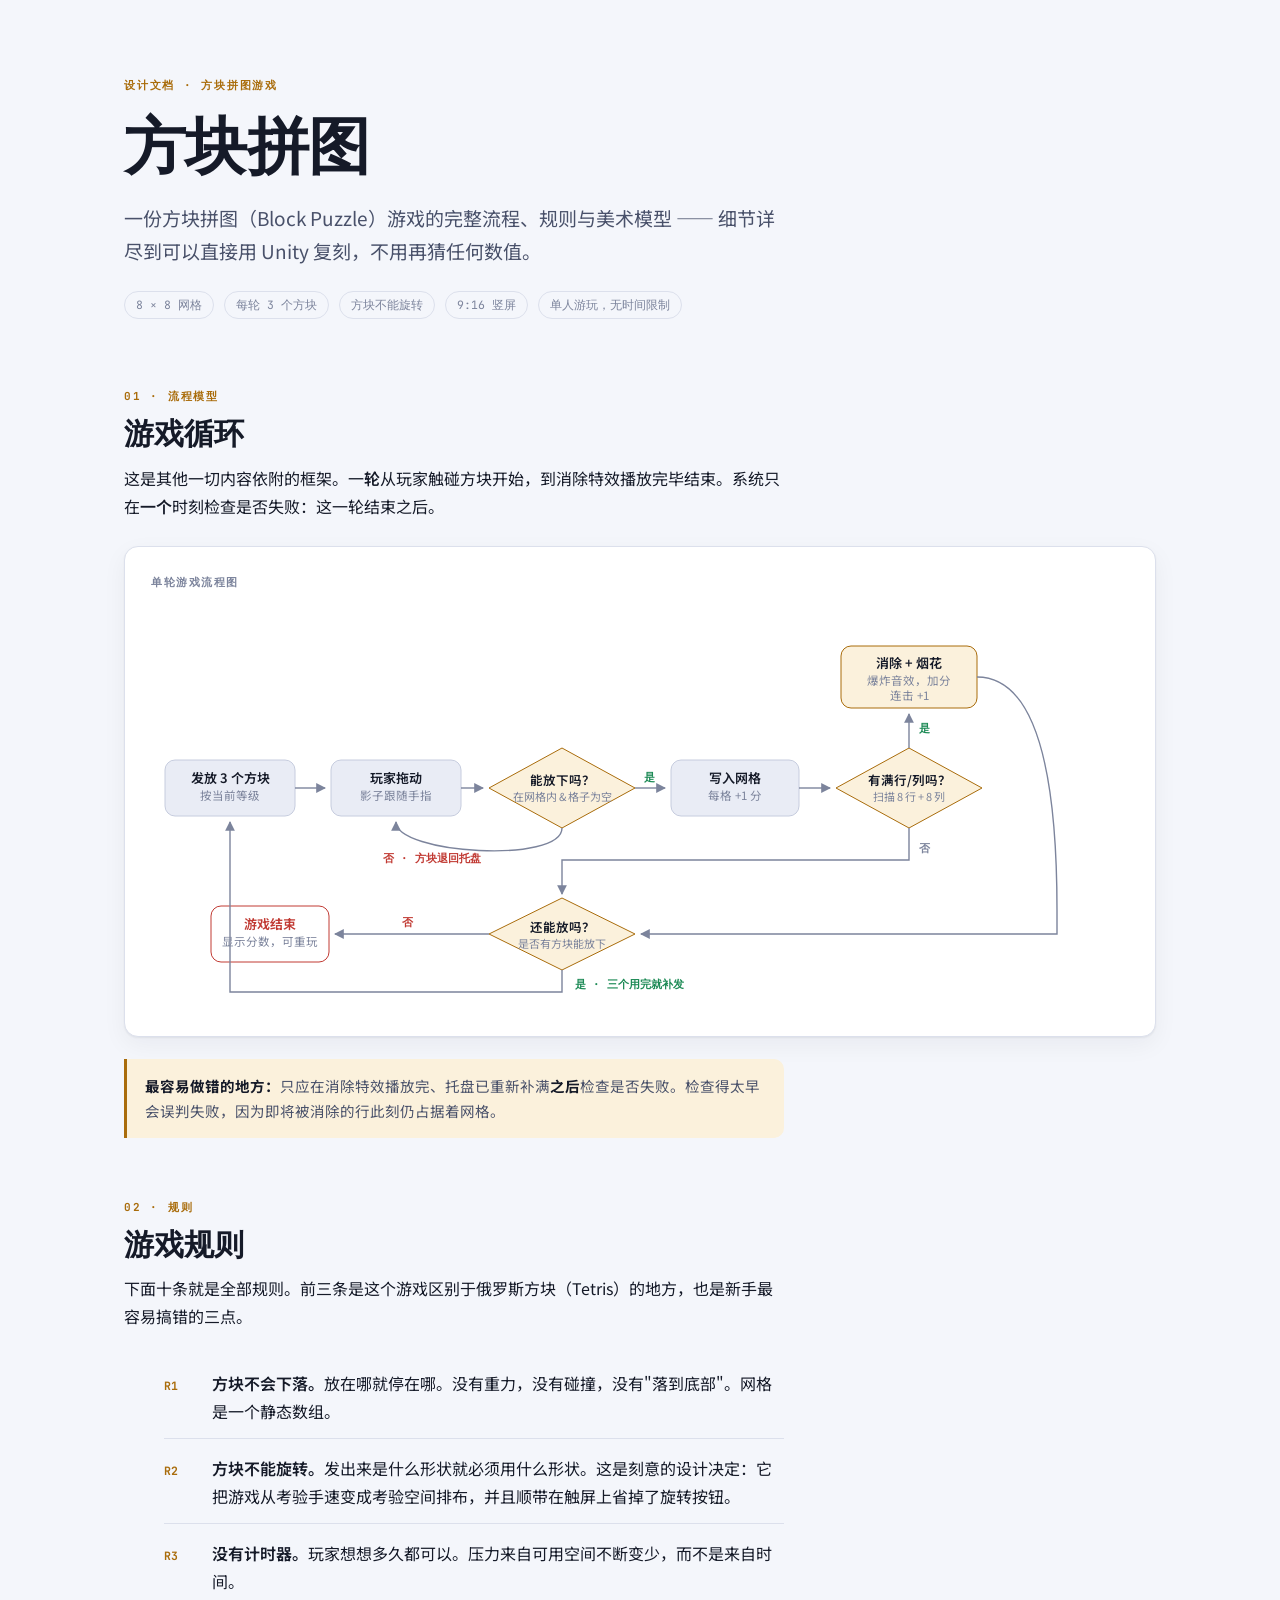
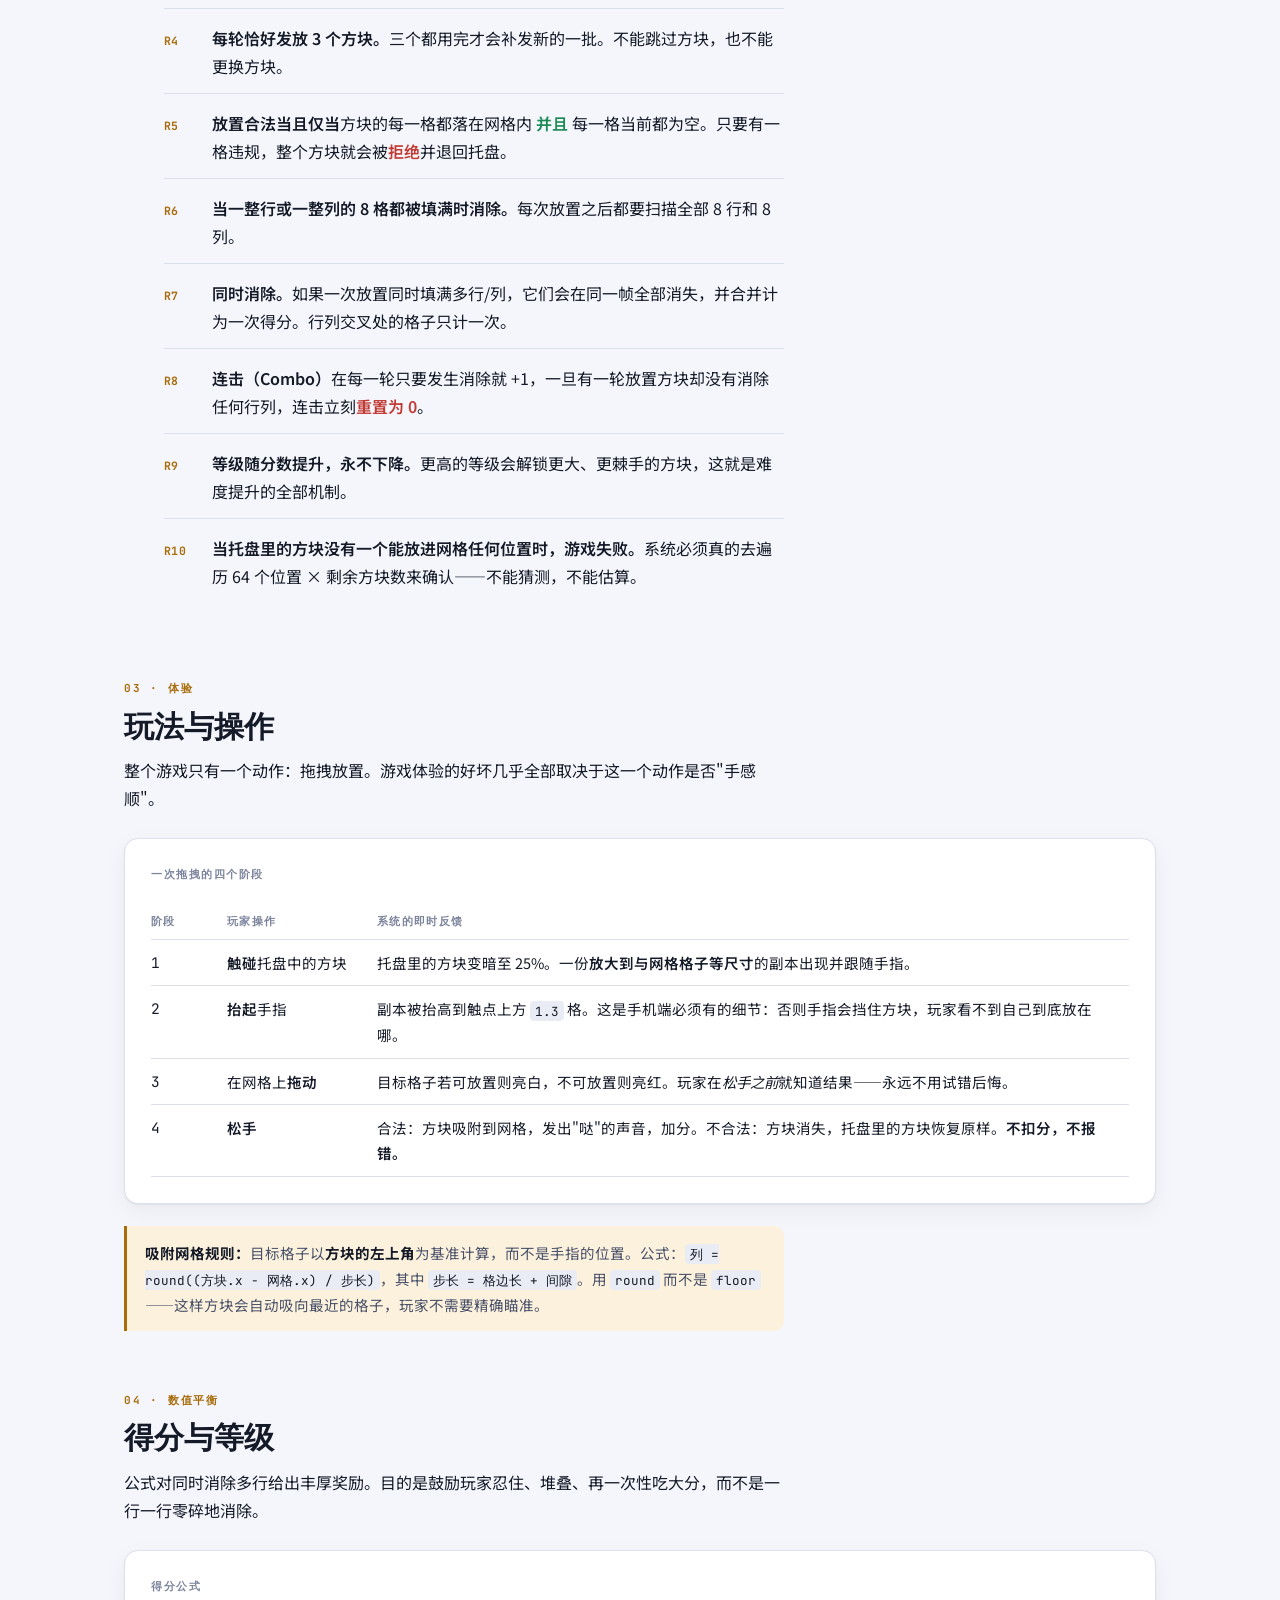
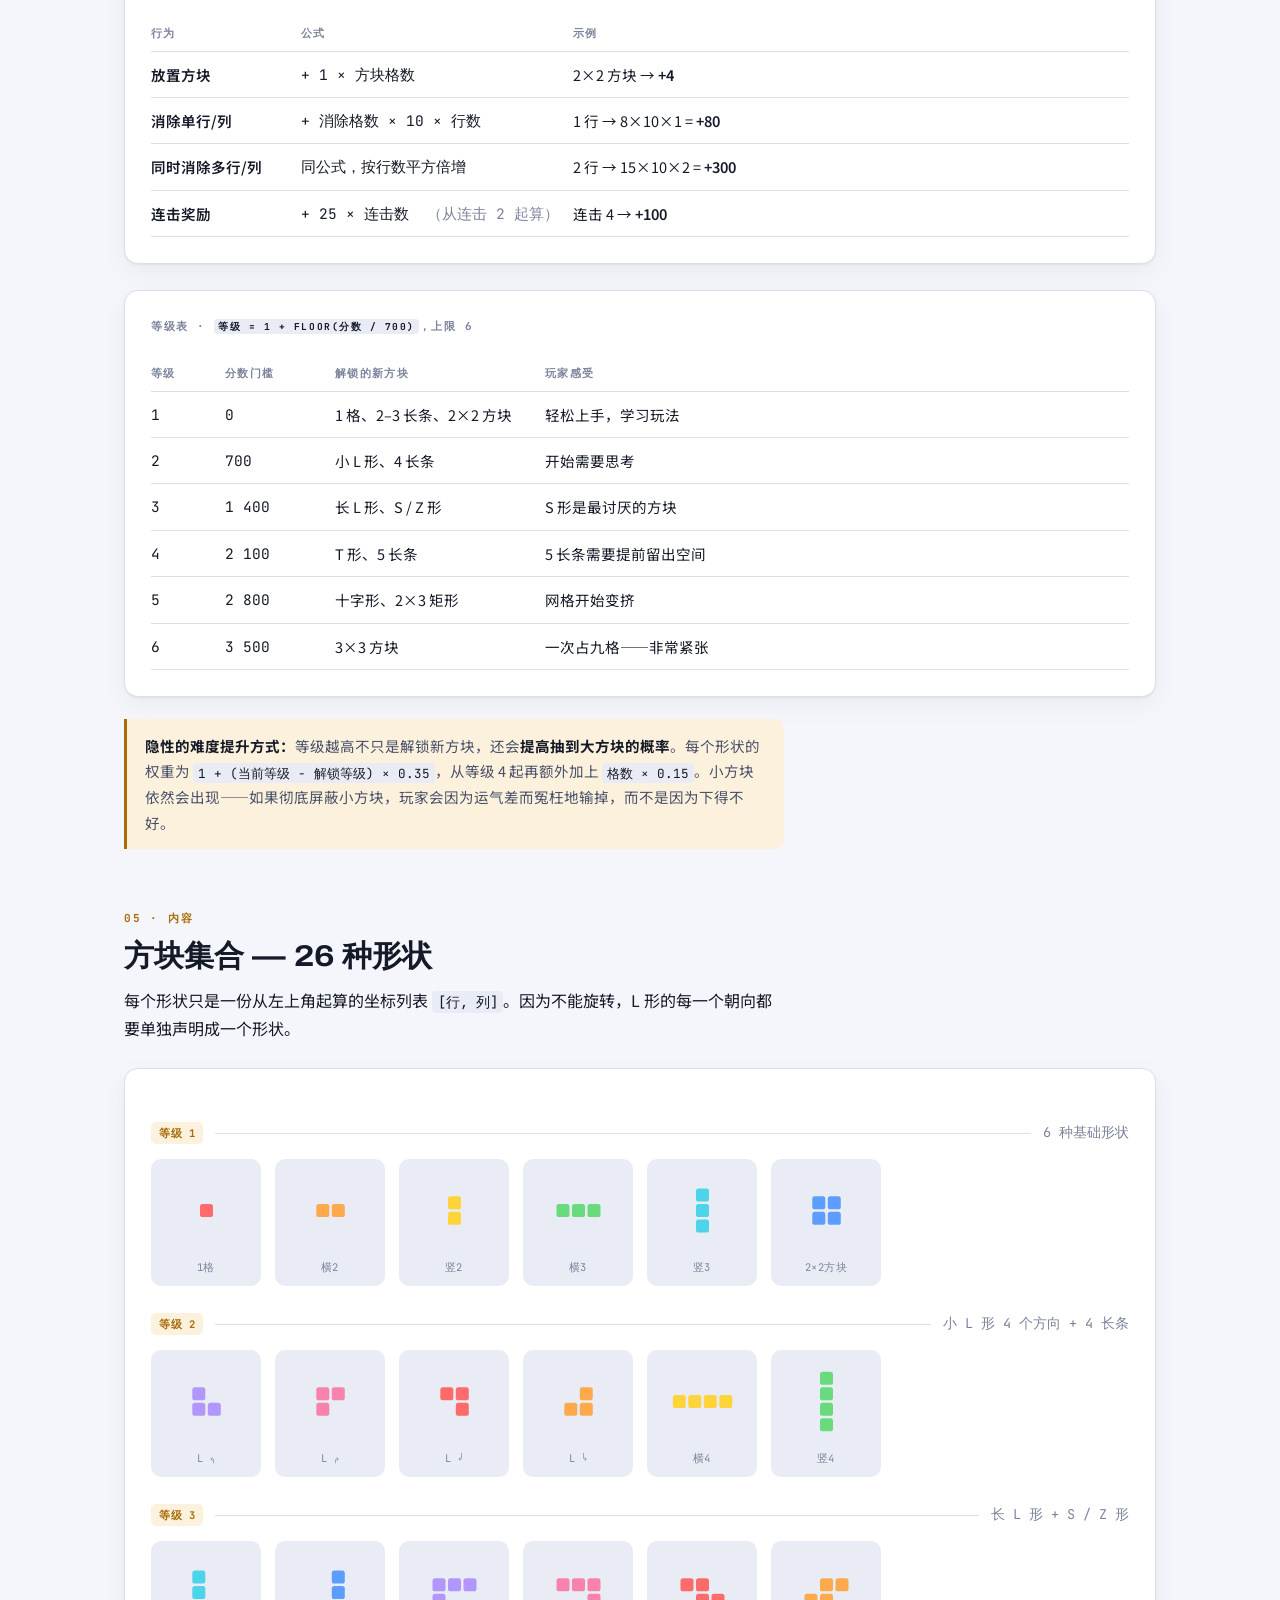
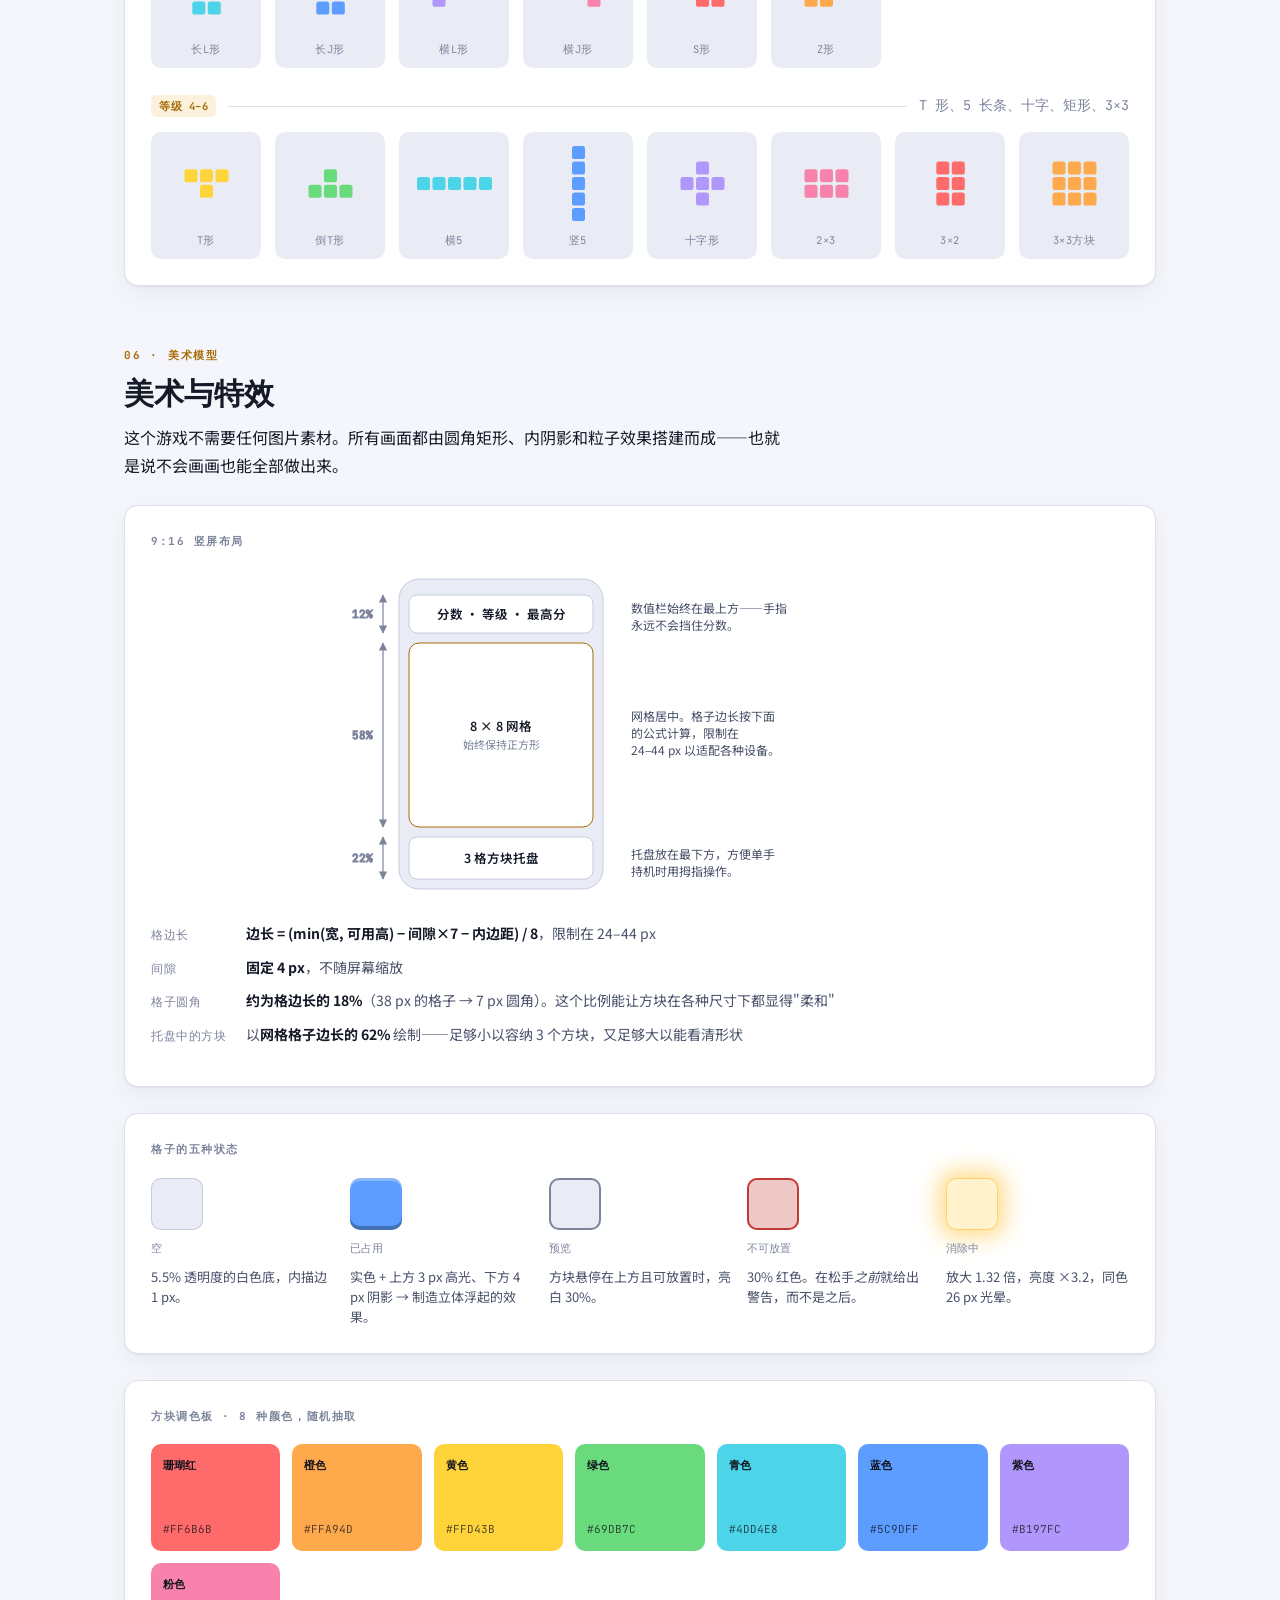
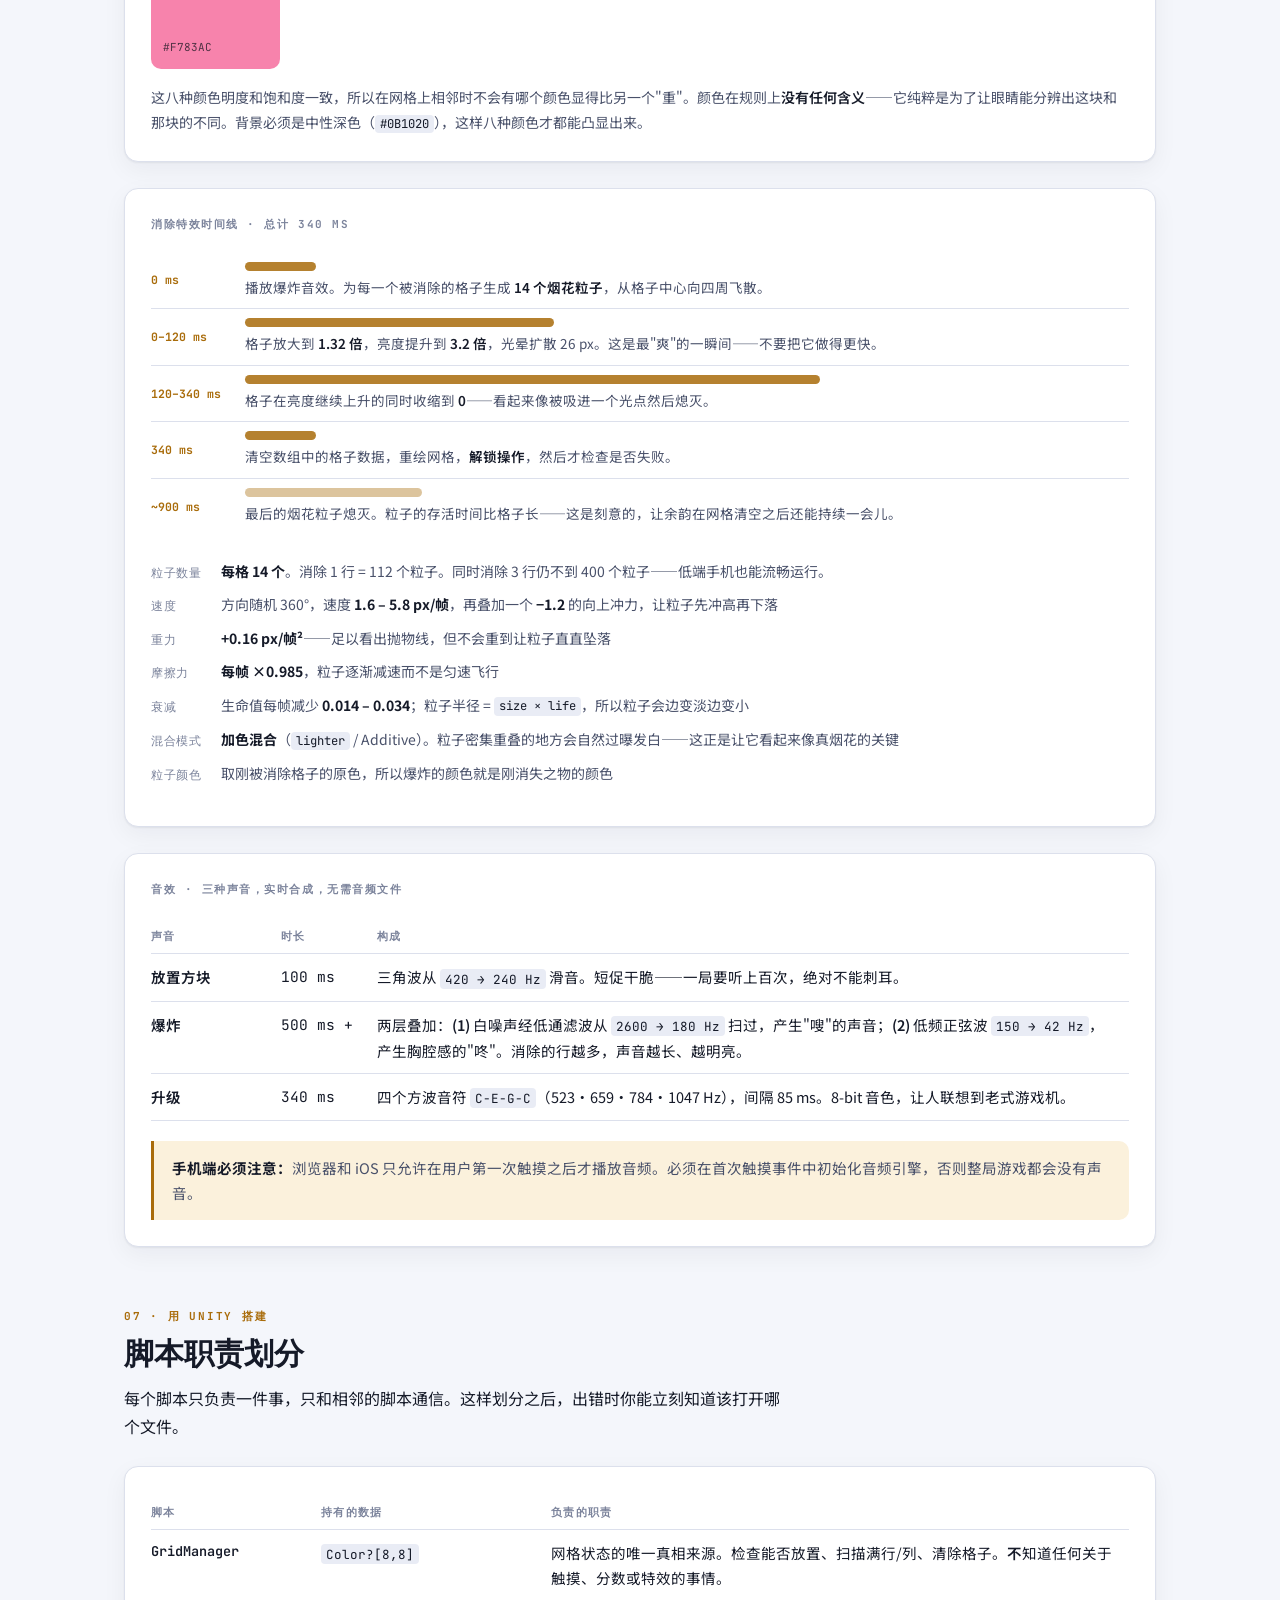
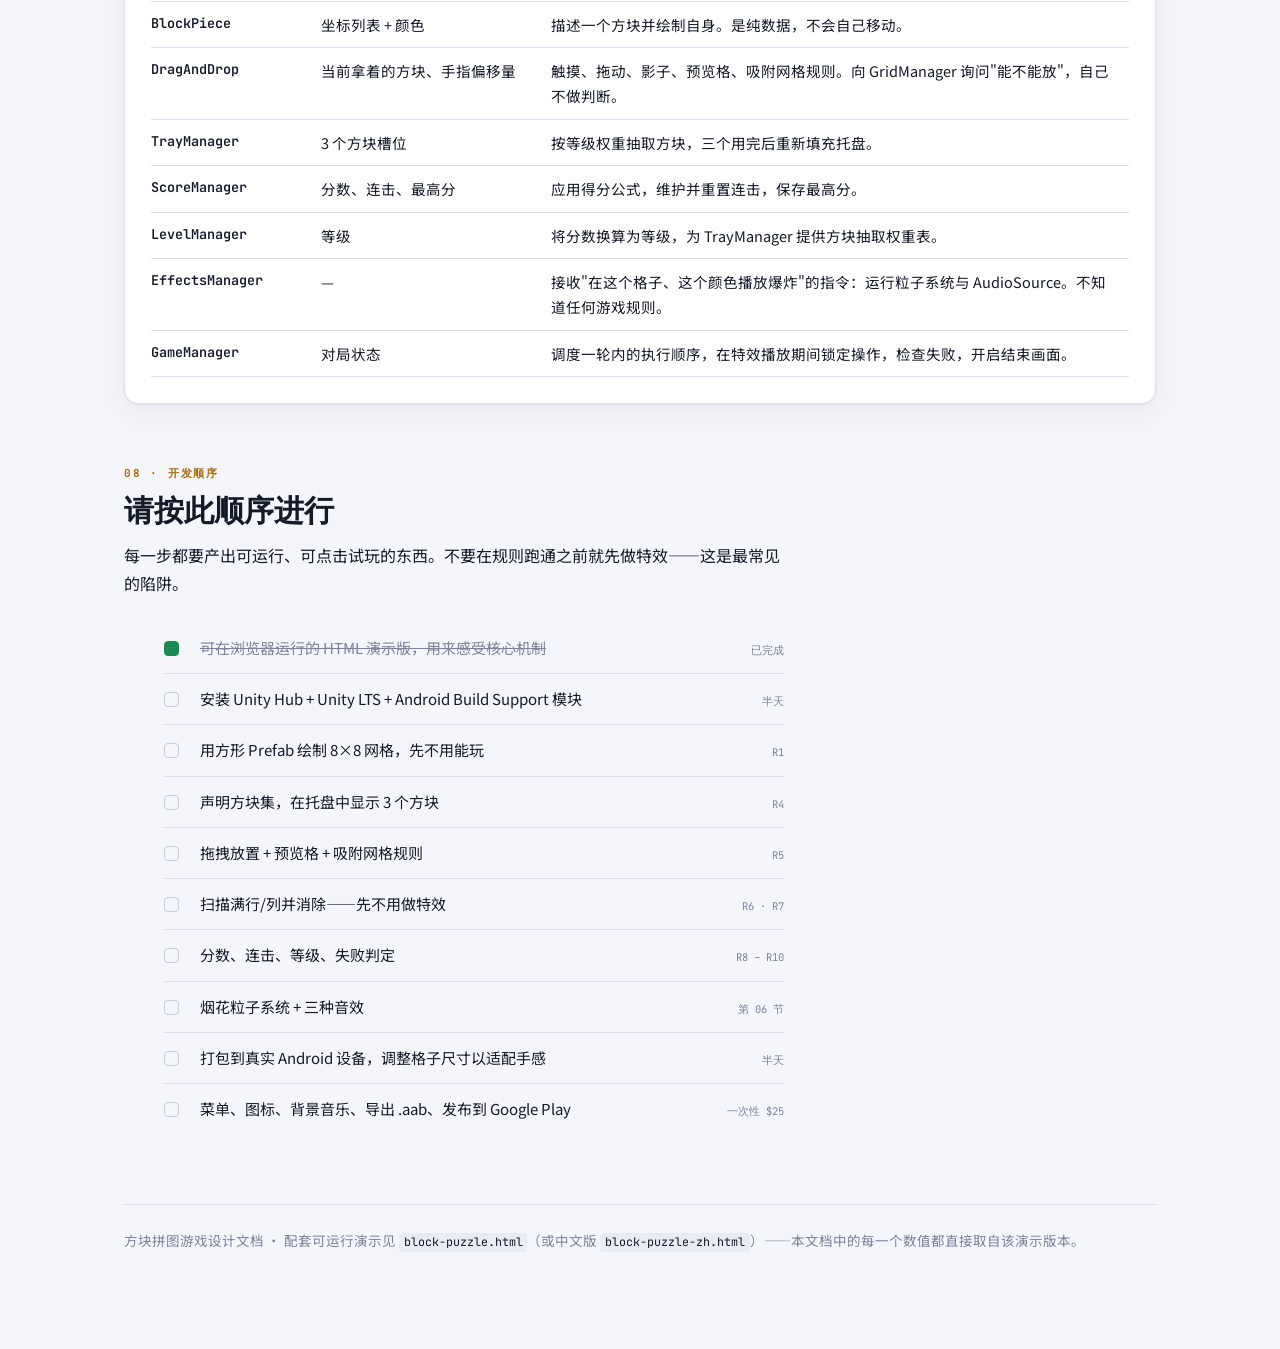
<file: ho-so-thiet-ke-zh.html>
<!DOCTYPE html>
<html lang="zh-CN">
<head>
<meta charset="utf-8">
<meta name="viewport" content="width=device-width, initial-scale=1">
<title>方块拼图设计文档</title>
<link rel="stylesheet" href="https://fonts.googleapis.com/css2?family=Archivo:wdth,wght@100..125,500..900&family=Noto+Sans+SC:wght@400;500;600;700&family=JetBrains+Mono:wght@400;700&display=swap">
<style>
:root{
  --paper:#F4F6FB; --surface:#FFFFFF; --surface2:#E9ECF5;
  --ink:#151A28; --ink2:#49516A; --ink3:#7C849C;
  --line:#DCE0EC; --line2:#C6CCDE;
  --accent:#A96C0B; --accent-bg:#FBF1DC;
  --ok:#1C8A55; --bad:#C13A33;
  --shadow:0 1px 2px rgba(21,26,40,.06), 0 8px 24px rgba(21,26,40,.05);
}
@media (prefers-color-scheme: dark){
  :root:not([data-theme="light"]){
    --paper:#0C1020; --surface:#151B2C; --surface2:#1D2437;
    --ink:#ECEFF8; --ink2:#A6AEC6; --ink3:#6E7793;
    --line:#262E46; --line2:#333D59;
    --accent:#FFC65C; --accent-bg:#2B2413;
    --ok:#4FD08A; --bad:#FF7E76;
    --shadow:0 1px 2px rgba(0,0,0,.4), 0 10px 30px rgba(0,0,0,.34);
  }
}
:root[data-theme="dark"]{
  --paper:#0C1020; --surface:#151B2C; --surface2:#1D2437;
  --ink:#ECEFF8; --ink2:#A6AEC6; --ink3:#6E7793;
  --line:#262E46; --line2:#333D59;
  --accent:#FFC65C; --accent-bg:#2B2413;
  --ok:#4FD08A; --bad:#FF7E76;
  --shadow:0 1px 2px rgba(0,0,0,.4), 0 10px 30px rgba(0,0,0,.34);
}

*{box-sizing:border-box}
body{
  margin:0; background:var(--paper); color:var(--ink);
  font-family:"Noto Sans SC", system-ui, sans-serif;
  font-size:16px; line-height:1.75;
  -webkit-font-smoothing:antialiased;
}
.wrap{max-width:1080px; margin:0 auto; padding:0 24px 96px}
.col{max-width:660px}

/* ---------- 文字 ---------- */
h1,h2,h3{font-family:"Archivo", system-ui, sans-serif; text-wrap:balance; margin:0}
h1{font-variation-settings:"wdth" 118,"wght" 800; font-size:clamp(38px,6.2vw,62px); line-height:1.08; letter-spacing:-.01em}
h2{font-variation-settings:"wdth" 112,"wght" 700; font-size:clamp(23px,3vw,30px); line-height:1.25; letter-spacing:0}
h3{font-variation-settings:"wdth" 100,"wght" 700; font-size:17px; line-height:1.4}
p{margin:0}
.eyebrow{
  font-family:"JetBrains Mono", monospace; font-size:11px; font-weight:700;
  letter-spacing:.16em; text-transform:uppercase; color:var(--accent);
}
.lede{font-size:19px; line-height:1.7; color:var(--ink2)}
.mono{font-family:"JetBrains Mono", monospace; font-size:13.5px}
strong{font-weight:600; color:var(--ink)}
code{
  font-family:"JetBrains Mono", monospace; font-size:.87em;
  background:var(--surface2); padding:.12em .4em; border-radius:4px; color:var(--ink)
}

/* ---------- 框架 ---------- */
header{padding:76px 0 8px}
header .col{display:flex; flex-direction:column; gap:20px}
.meta{
  display:flex; flex-wrap:wrap; gap:8px 10px; font-family:"JetBrains Mono",monospace;
  font-size:11.5px; color:var(--ink3); padding-top:4px;
}
.meta span{border:1px solid var(--line); border-radius:100px; padding:3px 11px}

section{padding-top:60px}
.head{display:flex; flex-direction:column; gap:10px; margin-bottom:26px}
.stack{display:flex; flex-direction:column; gap:16px}
.rule{height:1px; background:var(--line); border:0; margin:0}

/* ---------- 卡片条 ---------- */
.strip{
  background:var(--surface); border:1px solid var(--line);
  border-radius:14px; padding:26px; box-shadow:var(--shadow); margin-top:26px;
}
.strip-title{
  font-family:"JetBrains Mono",monospace; font-size:11px; font-weight:700;
  letter-spacing:.14em; text-transform:uppercase; color:var(--ink3); margin-bottom:18px;
}
.scroll{overflow-x:auto; -webkit-overflow-scrolling:touch}

/* ---------- 规则列表 ---------- */
.rules{display:flex; flex-direction:column; gap:2px; counter-reset:r}
.rules li{
  list-style:none; display:grid; grid-template-columns:34px 1fr; gap:14px;
  padding:13px 0; border-bottom:1px solid var(--line); align-items:baseline;
}
.rules li:last-child{border-bottom:0}
.rules li::before{
  counter-increment:r; content:"R" counter(r);
  font-family:"JetBrains Mono",monospace; font-size:11.5px; font-weight:700;
  color:var(--accent); letter-spacing:.04em;
}
.rules ul{margin:0; padding:0}
.no{color:var(--bad); font-weight:600}
.yes{color:var(--ok); font-weight:600}

/* ---------- 表格 ---------- */
table{border-collapse:collapse; width:100%; font-size:14.5px}
th,td{text-align:left; padding:10px 14px 10px 0; border-bottom:1px solid var(--line); vertical-align:top}
th{
  font-family:"JetBrains Mono",monospace; font-size:10.5px; font-weight:700;
  letter-spacing:.13em; text-transform:uppercase; color:var(--ink3); padding-bottom:8px;
}
td.num{font-family:"JetBrains Mono",monospace; font-variant-numeric:tabular-nums; white-space:nowrap}

/* ---------- 方块集 ---------- */
.shapes{display:grid; grid-template-columns:repeat(auto-fill,minmax(104px,1fr)); gap:14px}
.shape{
  background:var(--surface2); border-radius:10px; padding:14px 10px 10px;
  display:flex; flex-direction:column; align-items:center; gap:10px;
}
.shape .nm{font-family:"JetBrains Mono",monospace; font-size:10.5px; color:var(--ink3); letter-spacing:.04em}
.lvtag{
  display:inline-block; font-family:"JetBrains Mono",monospace; font-size:10.5px; font-weight:700;
  color:var(--accent); background:var(--accent-bg); border-radius:5px; padding:2px 8px; letter-spacing:.05em;
}
.lvrow{display:flex; align-items:center; gap:12px; margin:26px 0 14px}
.lvrow .ln{flex:1; height:1px; background:var(--line)}

/* ---------- 方块颜色 ---------- */
.sw{display:grid; grid-template-columns:repeat(auto-fill,minmax(112px,1fr)); gap:12px}
.sw div{border-radius:10px; padding:12px; display:flex; flex-direction:column; gap:44px}
.sw b{font-family:"JetBrains Mono",monospace; font-size:11px; color:#10131c; font-weight:700}
.sw i{font-style:normal; font-family:"JetBrains Mono",monospace; font-size:11px; color:#10131c; opacity:.72}

/* ---------- 格子状态 ---------- */
.states{display:grid; grid-template-columns:repeat(auto-fit,minmax(126px,1fr)); gap:16px}
.state{display:flex; flex-direction:column; gap:9px; align-items:flex-start}
.state .cap{font-family:"JetBrains Mono",monospace; font-size:11px; color:var(--ink3)}
.state .dsc{font-size:13px; color:var(--ink2); line-height:1.55}
.demo-cell{width:52px; height:52px; border-radius:10px}
.c-empty{background:var(--surface2); box-shadow:inset 0 0 0 1px var(--line2)}
.c-fill{background:#5C9DFF; box-shadow:inset 0 -4px 0 rgba(0,0,0,.28), inset 0 3px 0 rgba(255,255,255,.28)}
.c-prev{background:var(--surface2); box-shadow:inset 0 0 0 2px var(--ink3)}
.c-bad{background:rgba(193,58,51,.28); box-shadow:inset 0 0 0 2px var(--bad)}
.c-clear{background:#FFF3CE; box-shadow:0 0 22px 7px rgba(255,209,102,.75), inset 0 0 0 1px #FFD166}

/* ---------- 技术参数 ---------- */
.spec{display:grid; grid-template-columns:auto 1fr; gap:9px 20px; font-size:14px; align-items:baseline}
.spec dt{font-family:"JetBrains Mono",monospace; font-size:11.5px; color:var(--ink3); letter-spacing:.05em; text-transform:uppercase; white-space:nowrap}
.spec dd{margin:0; color:var(--ink2)}
.spec dd b{color:var(--ink)}

/* ---------- 特效时间线 ---------- */
.tl{display:flex; flex-direction:column; gap:0; min-width:520px}
.tl-row{display:grid; grid-template-columns:78px 1fr; gap:16px; align-items:center; padding:9px 0; border-bottom:1px solid var(--line)}
.tl-row:last-child{border-bottom:0}
.tl-ms{font-family:"JetBrains Mono",monospace; font-size:11.5px; color:var(--accent); font-variant-numeric:tabular-nums; font-weight:700}
.tl-bar{height:9px; border-radius:5px; background:var(--accent); opacity:.85}
.tl-txt{font-size:13.5px; color:var(--ink2); margin-top:5px}

/* ---------- 提示框 ---------- */
.note{
  border-left:3px solid var(--accent); background:var(--accent-bg);
  padding:14px 18px; border-radius:0 10px 10px 0; font-size:14.5px; color:var(--ink2);
}
.note b{color:var(--ink)}

/* ---------- 清单 ---------- */
.chk{display:flex; flex-direction:column; gap:0}
.chk li{
  list-style:none; display:grid; grid-template-columns:22px 1fr auto; gap:14px;
  padding:12px 0; border-bottom:1px solid var(--line); align-items:baseline; font-size:15px;
}
.chk li:last-child{border-bottom:0}
.chk .box{
  width:15px; height:15px; border:1.5px solid var(--line2); border-radius:4px;
  display:block; transform:translateY(2px);
}
.chk .done .box{background:var(--ok); border-color:var(--ok)}
.chk .tag{font-family:"JetBrains Mono",monospace; font-size:10.5px; color:var(--ink3); white-space:nowrap}
.chk .done span:nth-child(2){color:var(--ink3); text-decoration:line-through}

svg{display:block; max-width:100%; height:auto}
footer{margin-top:70px; padding-top:24px; border-top:1px solid var(--line); font-size:13.5px; color:var(--ink3)}
</style>
</head>
<body>

<div class="wrap">

<header>
  <div class="col">
    <p class="eyebrow">设计文档 · 方块拼图游戏</p>
    <h1>方块拼图</h1>
    <p class="lede">一份方块拼图（Block Puzzle）游戏的完整流程、规则与美术模型 —— 细节详尽到可以直接用 Unity 复刻，不用再猜任何数值。</p>
    <div class="meta">
      <span>8 × 8 网格</span><span>每轮 3 个方块</span><span>方块不能旋转</span><span>9:16 竖屏</span><span>单人游玩，无时间限制</span>
    </div>
  </div>
</header>

<!-- ============ 1. 游戏循环 ============ -->
<section>
  <div class="col head">
    <p class="eyebrow">01 · 流程模型</p>
    <h2>游戏循环</h2>
    <p>这是其他一切内容依附的框架。一<strong>轮</strong>从玩家触碰方块开始，到消除特效播放完毕结束。系统只在<strong>一个</strong>时刻检查是否失败：这一轮结束之后。</p>
  </div>

  <div class="strip scroll">
    <p class="strip-title">单轮游戏流程图</p>
    <svg viewBox="0 0 960 400" width="960" role="img" aria-label="方块拼图游戏循环流程图">
      <defs>
        <marker id="ar" viewBox="0 0 10 10" refX="9" refY="5" markerWidth="7" markerHeight="7" orient="auto-start-reverse">
          <path d="M 0 0 L 10 5 L 0 10 z" fill="var(--ink3)"/>
        </marker>
      </defs>
      <g font-family="Noto Sans SC, sans-serif" font-size="13">

        <!-- 发放方块 -->
        <rect x="14" y="150" width="130" height="56" rx="10" fill="var(--surface2)" stroke="var(--line2)"/>
        <text x="79" y="173" text-anchor="middle" fill="var(--ink)" font-weight="600">发放 3 个方块</text>
        <text x="79" y="190" text-anchor="middle" fill="var(--ink3)" font-size="11.5">按当前等级</text>

        <!-- 拖拽 -->
        <rect x="180" y="150" width="130" height="56" rx="10" fill="var(--surface2)" stroke="var(--line2)"/>
        <text x="245" y="173" text-anchor="middle" fill="var(--ink)" font-weight="600">玩家拖动</text>
        <text x="245" y="190" text-anchor="middle" fill="var(--ink3)" font-size="11.5">影子跟随手指</text>

        <!-- 是否合法 -->
        <path d="M 411 138 L 484 178 L 411 218 L 338 178 Z" fill="var(--accent-bg)" stroke="var(--accent)"/>
        <text x="411" y="175" text-anchor="middle" fill="var(--ink)" font-weight="600" font-size="12.5">能放下吗？</text>
        <text x="411" y="191" text-anchor="middle" fill="var(--ink3)" font-size="11">在网格内 &amp; 格子为空</text>

        <!-- 写入网格 -->
        <rect x="520" y="150" width="128" height="56" rx="10" fill="var(--surface2)" stroke="var(--line2)"/>
        <text x="584" y="173" text-anchor="middle" fill="var(--ink)" font-weight="600">写入网格</text>
        <text x="584" y="190" text-anchor="middle" fill="var(--ink3)" font-size="11.5">每格 +1 分</text>

        <!-- 是否满行 -->
        <path d="M 758 138 L 831 178 L 758 218 L 685 178 Z" fill="var(--accent-bg)" stroke="var(--accent)"/>
        <text x="758" y="175" text-anchor="middle" fill="var(--ink)" font-weight="600" font-size="12.5">有满行/列吗？</text>
        <text x="758" y="191" text-anchor="middle" fill="var(--ink3)" font-size="11">扫描 8 行 + 8 列</text>

        <!-- 消除 + 特效 -->
        <rect x="690" y="36" width="136" height="62" rx="10" fill="var(--accent-bg)" stroke="var(--accent)"/>
        <text x="758" y="58" text-anchor="middle" fill="var(--ink)" font-weight="600">消除 + 烟花</text>
        <text x="758" y="75" text-anchor="middle" fill="var(--ink3)" font-size="11.5">爆炸音效，加分</text>
        <text x="758" y="90" text-anchor="middle" fill="var(--ink3)" font-size="11.5">连击 +1</text>

        <!-- 是否还有解 -->
        <path d="M 411 288 L 484 324 L 411 360 L 338 324 Z" fill="var(--accent-bg)" stroke="var(--accent)"/>
        <text x="411" y="322" text-anchor="middle" fill="var(--ink)" font-weight="600" font-size="12.5">还能放吗？</text>
        <text x="411" y="338" text-anchor="middle" fill="var(--ink3)" font-size="11">是否有方块能放下</text>

        <!-- 失败 -->
        <rect x="60" y="296" width="118" height="56" rx="10" fill="var(--surface)" stroke="var(--bad)"/>
        <text x="119" y="319" text-anchor="middle" fill="var(--bad)" font-weight="600">游戏结束</text>
        <text x="119" y="336" text-anchor="middle" fill="var(--ink3)" font-size="11.5">显示分数，可重玩</text>

        <!-- 箭头 -->
        <g stroke="var(--ink3)" stroke-width="1.4" fill="none" marker-end="url(#ar)">
          <path d="M 144 178 L 174 178"/>
          <path d="M 310 178 L 332 178"/>
          <path d="M 484 178 L 514 178"/>
          <path d="M 648 178 L 679 178"/>
          <path d="M 758 138 L 758 104"/>
          <path d="M 826 67 C 890 67 906 178 906 300 L 906 324 L 490 324"/>
          <path d="M 758 218 L 758 250 L 411 250 L 411 284"/>
          <path d="M 338 324 L 184 324"/>
          <path d="M 411 360 L 411 382 L 79 382 L 79 212"/>
          <path d="M 411 218 C 411 254 245 244 245 212"/>
        </g>

        <!-- 分支标签 -->
        <g font-size="11" font-family="JetBrains Mono, monospace" font-weight="700">
          <text x="493" y="171" fill="var(--ok)">是</text>
          <text x="330" y="252" fill="var(--bad)" text-anchor="end">否 · 方块退回托盘</text>
          <text x="768" y="122" fill="var(--ok)">是</text>
          <text x="768" y="242" fill="var(--ink3)">否</text>
          <text x="262" y="316" fill="var(--bad)" text-anchor="end">否</text>
          <text x="424" y="378" fill="var(--ok)">是 · 三个用完就补发</text>
        </g>
      </g>
    </svg>
  </div>

  <div class="col" style="margin-top:22px">
    <div class="note"><b>最容易做错的地方：</b>只应在消除特效播放完、托盘已重新补满<b>之后</b>检查是否失败。检查得太早会误判失败，因为即将被消除的行此刻仍占据着网格。</div>
  </div>
</section>

<!-- ============ 2. 游戏规则 ============ -->
<section>
  <div class="col head">
    <p class="eyebrow">02 · 规则</p>
    <h2>游戏规则</h2>
    <p>下面十条就是全部规则。前三条是这个游戏区别于俄罗斯方块（Tetris）的地方，也是新手最容易搞错的三点。</p>
  </div>

  <div class="col">
    <ol class="rules">
      <li><span><strong>方块不会下落。</strong>放在哪就停在哪。没有重力，没有碰撞，没有"落到底部"。网格是一个静态数组。</span></li>
      <li><span><strong>方块不能旋转。</strong>发出来是什么形状就必须用什么形状。这是刻意的设计决定：它把游戏从考验手速变成考验空间排布，并且顺带在触屏上省掉了旋转按钮。</span></li>
      <li><span><strong>没有计时器。</strong>玩家想想多久都可以。压力来自可用空间不断变少，而不是来自时间。</span></li>
      <li><span><strong>每轮恰好发放 3 个方块。</strong>三个都用完才会补发新的一批。不能跳过方块，也不能更换方块。</span></li>
      <li><span><strong>放置合法当且仅当</strong>方块的每一格都落在网格内 <span class="yes">并且</span> 每一格当前都为空。只要有一格违规，整个方块就会被<span class="no">拒绝</span>并退回托盘。</span></li>
      <li><span><strong>当一整行或一整列的 8 格都被填满时消除。</strong>每次放置之后都要扫描全部 8 行和 8 列。</span></li>
      <li><span><strong>同时消除。</strong>如果一次放置同时填满多行/列，它们会在同一帧全部消失，并合并计为一次得分。行列交叉处的格子只计一次。</span></li>
      <li><span><strong>连击（Combo）</strong>在每一轮只要发生消除就 +1，一旦有一轮放置方块却没有消除任何行列，连击立刻<span class="no">重置为 0</span>。</span></li>
      <li><span><strong>等级随分数提升，永不下降。</strong>更高的等级会解锁更大、更棘手的方块，这就是难度提升的全部机制。</span></li>
      <li><span><strong>当托盘里的方块没有一个能放进网格任何位置时，游戏失败。</strong>系统必须真的去遍历 64 个位置 × 剩余方块数来确认——不能猜测，不能估算。</span></li>
    </ol>
  </div>
</section>

<!-- ============ 3. 操作方式 ============ -->
<section>
  <div class="col head">
    <p class="eyebrow">03 · 体验</p>
    <h2>玩法与操作</h2>
    <p>整个游戏只有一个动作：拖拽放置。游戏体验的好坏几乎全部取决于这一个动作是否"手感顺"。</p>
  </div>

  <div class="strip">
    <p class="strip-title">一次拖拽的四个阶段</p>
    <div class="scroll">
      <table style="min-width:560px">
        <thead><tr><th style="width:76px">阶段</th><th style="width:150px">玩家操作</th><th>系统的即时反馈</th></tr></thead>
        <tbody>
          <tr><td class="num">1</td><td><strong>触碰</strong>托盘中的方块</td><td>托盘里的方块变暗至 25%。一份<strong>放大到与网格格子等尺寸</strong>的副本出现并跟随手指。</td></tr>
          <tr><td class="num">2</td><td><strong>抬起</strong>手指</td><td>副本被抬高到触点上方 <code>1.3</code> 格。这是手机端必须有的细节：否则手指会挡住方块，玩家看不到自己到底放在哪。</td></tr>
          <tr><td class="num">3</td><td>在网格上<strong>拖动</strong></td><td>目标格子若可放置则亮白，不可放置则亮红。玩家在<em>松手之前</em>就知道结果——永远不用试错后悔。</td></tr>
          <tr><td class="num">4</td><td><strong>松手</strong></td><td>合法：方块吸附到网格，发出"哒"的声音，加分。不合法：方块消失，托盘里的方块恢复原样。<strong>不扣分，不报错。</strong></td></tr>
        </tbody>
      </table>
    </div>
  </div>

  <div class="col" style="margin-top:22px">
    <div class="note"><b>吸附网格规则：</b>目标格子以<b>方块的左上角</b>为基准计算，而不是手指的位置。公式：<code>列 = round((方块.x − 网格.x) / 步长)</code>，其中 <code>步长 = 格边长 + 间隙</code>。用 <code>round</code> 而不是 <code>floor</code>——这样方块会自动吸向最近的格子，玩家不需要精确瞄准。</div>
  </div>
</section>

<!-- ============ 4. 得分与等级 ============ -->
<section>
  <div class="col head">
    <p class="eyebrow">04 · 数值平衡</p>
    <h2>得分与等级</h2>
    <p>公式对同时消除多行给出丰厚奖励。目的是鼓励玩家忍住、堆叠、再一次性吃大分，而不是一行一行零碎地消除。</p>
  </div>

  <div class="strip scroll">
    <p class="strip-title">得分公式</p>
    <table style="min-width:600px">
      <thead><tr><th style="width:150px">行为</th><th style="width:250px">公式</th><th>示例</th></tr></thead>
      <tbody>
        <tr><td><strong>放置方块</strong></td><td class="num">+ 1 × 方块格数</td><td>2×2 方块 → <strong>+4</strong></td></tr>
        <tr><td><strong>消除单行/列</strong></td><td class="num">+ 消除格数 × 10 × 行数</td><td>1 行 → 8×10×1 = <strong>+80</strong></td></tr>
        <tr><td><strong>同时消除多行/列</strong></td><td class="num">同公式，按行数平方倍增</td><td>2 行 → 15×10×2 = <strong>+300</strong></td></tr>
        <tr><td><strong>连击奖励</strong></td><td class="num">+ 25 × 连击数 &nbsp;<span style="color:var(--ink3)">（从连击 2 起算）</span></td><td>连击 4 → <strong>+100</strong></td></tr>
      </tbody>
    </table>
  </div>

  <div class="strip scroll">
    <p class="strip-title">等级表 · <code>等级 = 1 + floor(分数 / 700)</code>，上限 6</p>
    <table style="min-width:620px">
      <thead><tr><th style="width:74px">等级</th><th style="width:110px">分数门槛</th><th style="width:210px">解锁的新方块</th><th>玩家感受</th></tr></thead>
      <tbody>
        <tr><td class="num">1</td><td class="num">0</td><td>1 格、2–3 长条、2×2 方块</td><td>轻松上手，学习玩法</td></tr>
        <tr><td class="num">2</td><td class="num">700</td><td>小 L 形、4 长条</td><td>开始需要思考</td></tr>
        <tr><td class="num">3</td><td class="num">1 400</td><td>长 L 形、S / Z 形</td><td>S 形是最讨厌的方块</td></tr>
        <tr><td class="num">4</td><td class="num">2 100</td><td>T 形、5 长条</td><td>5 长条需要提前留出空间</td></tr>
        <tr><td class="num">5</td><td class="num">2 800</td><td>十字形、2×3 矩形</td><td>网格开始变挤</td></tr>
        <tr><td class="num">6</td><td class="num">3 500</td><td>3×3 方块</td><td>一次占九格——非常紧张</td></tr>
      </tbody>
    </table>
  </div>

  <div class="col" style="margin-top:22px">
    <div class="note"><b>隐性的难度提升方式：</b>等级越高不只是解锁新方块，还会<b>提高抽到大方块的概率</b>。每个形状的权重为 <code>1 + (当前等级 − 解锁等级) × 0.35</code>，从等级 4 起再额外加上 <code>格数 × 0.15</code>。小方块依然会出现——如果彻底屏蔽小方块，玩家会因为运气差而冤枉地输掉，而不是因为下得不好。</div>
  </div>
</section>

<!-- ============ 5. 方块集 ============ -->
<section>
  <div class="col head">
    <p class="eyebrow">05 · 内容</p>
    <h2>方块集合 — 26 种形状</h2>
    <p>每个形状只是一份从左上角起算的坐标列表 <code>[行, 列]</code>。因为不能旋转，L 形的每一个朝向都要单独声明成一个形状。</p>
  </div>

  <div class="strip">
    <div class="lvrow"><span class="lvtag">等级 1</span><span class="ln"></span><span class="mono" style="color:var(--ink3)">6 种基础形状</span></div>
    <div class="shapes" id="s1"></div>
    <div class="lvrow"><span class="lvtag">等级 2</span><span class="ln"></span><span class="mono" style="color:var(--ink3)">小 L 形 4 个方向 + 4 长条</span></div>
    <div class="shapes" id="s2"></div>
    <div class="lvrow"><span class="lvtag">等级 3</span><span class="ln"></span><span class="mono" style="color:var(--ink3)">长 L 形 + S / Z 形</span></div>
    <div class="shapes" id="s3"></div>
    <div class="lvrow"><span class="lvtag">等级 4–6</span><span class="ln"></span><span class="mono" style="color:var(--ink3)">T 形、5 长条、十字、矩形、3×3</span></div>
    <div class="shapes" id="s4"></div>
  </div>
</section>

<!-- ============ 6. 美术 ============ -->
<section>
  <div class="col head">
    <p class="eyebrow">06 · 美术模型</p>
    <h2>美术与特效</h2>
    <p>这个游戏不需要任何图片素材。所有画面都由圆角矩形、内阴影和粒子效果搭建而成——也就是说不会画画也能全部做出来。</p>
  </div>

  <div class="strip">
    <p class="strip-title">9:16 竖屏布局</p>
    <div class="scroll">
      <svg viewBox="0 0 700 330" width="700" role="img" aria-label="竖屏布局示意图">
        <g font-family="Noto Sans SC, sans-serif" font-size="12.5">
          <rect x="248" y="10" width="204" height="310" rx="20" fill="var(--surface2)" stroke="var(--line2)"/>
          <rect x="258" y="26" width="184" height="38" rx="8" fill="var(--surface)" stroke="var(--line2)"/>
          <text x="350" y="50" text-anchor="middle" fill="var(--ink)" font-weight="600">分数 · 等级 · 最高分</text>
          <rect x="258" y="74" width="184" height="184" rx="10" fill="var(--surface)" stroke="var(--accent)"/>
          <text x="350" y="162" text-anchor="middle" fill="var(--ink)" font-weight="600">8 × 8 网格</text>
          <text x="350" y="180" text-anchor="middle" fill="var(--ink3)" font-size="11">始终保持正方形</text>
          <rect x="258" y="268" width="184" height="42" rx="8" fill="var(--surface)" stroke="var(--line2)"/>
          <text x="350" y="294" text-anchor="middle" fill="var(--ink)" font-weight="600">3 格方块托盘</text>

          <g stroke="var(--ink3)" stroke-width="1.2" font-family="JetBrains Mono, monospace" font-size="11">
            <path d="M 232 26 L 232 64" marker-start="url(#ar)" marker-end="url(#ar)"/>
            <text x="222" y="49" text-anchor="end" fill="var(--ink2)">12%</text>
            <path d="M 232 74 L 232 258" marker-start="url(#ar)" marker-end="url(#ar)"/>
            <text x="222" y="170" text-anchor="end" fill="var(--ink2)">58%</text>
            <path d="M 232 268 L 232 310" marker-start="url(#ar)" marker-end="url(#ar)"/>
            <text x="222" y="293" text-anchor="end" fill="var(--ink2)">22%</text>
          </g>

          <g font-size="12" fill="var(--ink2)">
            <text x="480" y="44">数值栏始终在最上方——手指</text>
            <text x="480" y="61">永远不会挡住分数。</text>
            <text x="480" y="152">网格居中。格子边长按下面</text>
            <text x="480" y="169">的公式计算，限制在</text>
            <text x="480" y="186">24–44 px 以适配各种设备。</text>
            <text x="480" y="290">托盘放在最下方，方便单手</text>
            <text x="480" y="307">持机时用拇指操作。</text>
          </g>
        </g>
      </svg>
    </div>
    <dl class="spec" style="margin-top:22px">
      <dt>格边长</dt><dd><b>边长 = (min(宽, 可用高) − 间隙×7 − 内边距) / 8</b>，限制在 24–44 px</dd>
      <dt>间隙</dt><dd><b>固定 4 px</b>，不随屏幕缩放</dd>
      <dt>格子圆角</dt><dd><b>约为格边长的 18%</b>（38 px 的格子 → 7 px 圆角）。这个比例能让方块在各种尺寸下都显得"柔和"</dd>
      <dt>托盘中的方块</dt><dd>以<b>网格格子边长的 62%</b> 绘制——足够小以容纳 3 个方块，又足够大以能看清形状</dd>
    </dl>
  </div>

  <div class="strip">
    <p class="strip-title">格子的五种状态</p>
    <div class="states">
      <div class="state"><div class="demo-cell c-empty"></div><span class="cap">空</span><span class="dsc">5.5% 透明度的白色底，内描边 1 px。</span></div>
      <div class="state"><div class="demo-cell c-fill"></div><span class="cap">已占用</span><span class="dsc">实色 + 上方 3 px 高光、下方 4 px 阴影 → 制造立体浮起的效果。</span></div>
      <div class="state"><div class="demo-cell c-prev"></div><span class="cap">预览</span><span class="dsc">方块悬停在上方且可放置时，亮白 30%。</span></div>
      <div class="state"><div class="demo-cell c-bad"></div><span class="cap">不可放置</span><span class="dsc">30% 红色。在松手<em>之前</em>就给出警告，而不是之后。</span></div>
      <div class="state"><div class="demo-cell c-clear"></div><span class="cap">消除中</span><span class="dsc">放大 1.32 倍，亮度 ×3.2，同色 26 px 光晕。</span></div>
    </div>
  </div>

  <div class="strip">
    <p class="strip-title">方块调色板 · 8 种颜色，随机抽取</p>
    <div class="sw">
      <div style="background:#FF6B6B"><b>珊瑚红</b><i>#FF6B6B</i></div>
      <div style="background:#FFA94D"><b>橙色</b><i>#FFA94D</i></div>
      <div style="background:#FFD43B"><b>黄色</b><i>#FFD43B</i></div>
      <div style="background:#69DB7C"><b>绿色</b><i>#69DB7C</i></div>
      <div style="background:#4DD4E8"><b>青色</b><i>#4DD4E8</i></div>
      <div style="background:#5C9DFF"><b>蓝色</b><i>#5C9DFF</i></div>
      <div style="background:#B197FC"><b>紫色</b><i>#B197FC</i></div>
      <div style="background:#F783AC"><b>粉色</b><i>#F783AC</i></div>
    </div>
    <p style="margin-top:16px; font-size:14px; color:var(--ink2)">这八种颜色明度和饱和度一致，所以在网格上相邻时不会有哪个颜色显得比另一个"重"。颜色在规则上<strong>没有任何含义</strong>——它纯粹是为了让眼睛能分辨出这块和那块的不同。背景必须是中性深色（<code>#0B1020</code>），这样八种颜色才都能凸显出来。</p>
  </div>

  <div class="strip">
    <p class="strip-title">消除特效时间线 · 总计 340 ms</p>
    <div class="scroll">
      <div class="tl">
        <div class="tl-row"><span class="tl-ms">0 ms</span><div><div class="tl-bar" style="width:8%"></div><div class="tl-txt">播放爆炸音效。为每一个被消除的格子生成 <strong>14 个烟花粒子</strong>，从格子中心向四周飞散。</div></div></div>
        <div class="tl-row"><span class="tl-ms">0–120 ms</span><div><div class="tl-bar" style="width:35%"></div><div class="tl-txt">格子放大到 <strong>1.32 倍</strong>，亮度提升到 <strong>3.2 倍</strong>，光晕扩散 26 px。这是最"爽"的一瞬间——不要把它做得更快。</div></div></div>
        <div class="tl-row"><span class="tl-ms">120–340 ms</span><div><div class="tl-bar" style="width:65%"></div><div class="tl-txt">格子在亮度继续上升的同时收缩到 <strong>0</strong>——看起来像被吸进一个光点然后熄灭。</div></div></div>
        <div class="tl-row"><span class="tl-ms">340 ms</span><div><div class="tl-bar" style="width:8%"></div><div class="tl-txt">清空数组中的格子数据，重绘网格，<strong>解锁操作</strong>，然后才检查是否失败。</div></div></div>
        <div class="tl-row"><span class="tl-ms">~900 ms</span><div><div class="tl-bar" style="width:20%; opacity:.4"></div><div class="tl-txt">最后的烟花粒子熄灭。粒子的存活时间比格子长——这是刻意的，让余韵在网格清空之后还能持续一会儿。</div></div></div>
      </div>
    </div>
    <dl class="spec" style="margin-top:24px">
      <dt>粒子数量</dt><dd><b>每格 14 个</b>。消除 1 行 = 112 个粒子。同时消除 3 行仍不到 400 个粒子——低端手机也能流畅运行。</dd>
      <dt>速度</dt><dd>方向随机 360°，速度 <b>1.6 – 5.8 px/帧</b>，再叠加一个 <b>−1.2</b> 的向上冲力，让粒子先冲高再下落</dd>
      <dt>重力</dt><dd><b>+0.16 px/帧²</b>——足以看出抛物线，但不会重到让粒子直直坠落</dd>
      <dt>摩擦力</dt><dd><b>每帧 ×0.985</b>，粒子逐渐减速而不是匀速飞行</dd>
      <dt>衰减</dt><dd>生命值每帧减少 <b>0.014 – 0.034</b>；粒子半径 = <code>size × life</code>，所以粒子会边变淡边变小</dd>
      <dt>混合模式</dt><dd><b>加色混合</b>（<code>lighter</code> / Additive）。粒子密集重叠的地方会自然过曝发白——这正是让它看起来像真烟花的关键</dd>
      <dt>粒子颜色</dt><dd>取刚被消除格子的原色，所以爆炸的颜色就是刚消失之物的颜色</dd>
    </dl>
  </div>

  <div class="strip">
    <p class="strip-title">音效 · 三种声音，实时合成，无需音频文件</p>
    <div class="scroll">
      <table style="min-width:620px">
        <thead><tr><th style="width:130px">声音</th><th style="width:96px">时长</th><th>构成</th></tr></thead>
        <tbody>
          <tr><td><strong>放置方块</strong></td><td class="num">100 ms</td><td>三角波从 <code>420 → 240 Hz</code> 滑音。短促干脆——一局要听上百次，绝对不能刺耳。</td></tr>
          <tr><td><strong>爆炸</strong></td><td class="num">500 ms +</td><td>两层叠加：<strong>(1)</strong> 白噪声经低通滤波从 <code>2600 → 180 Hz</code> 扫过，产生"嗖"的声音；<strong>(2)</strong> 低频正弦波 <code>150 → 42 Hz</code>，产生胸腔感的"咚"。消除的行越多，声音越长、越明亮。</td></tr>
          <tr><td><strong>升级</strong></td><td class="num">340 ms</td><td>四个方波音符 <code>C-E-G-C</code>（523·659·784·1047 Hz），间隔 85 ms。8-bit 音色，让人联想到老式游戏机。</td></tr>
        </tbody>
      </table>
    </div>
    <div class="note" style="margin-top:20px"><b>手机端必须注意：</b>浏览器和 iOS 只允许在用户第一次触摸之后才播放音频。必须在首次触摸事件中初始化音频引擎，否则整局游戏都会没有声音。</div>
  </div>
</section>

<!-- ============ 7. 脚本 ============ -->
<section>
  <div class="col head">
    <p class="eyebrow">07 · 用 Unity 搭建</p>
    <h2>脚本职责划分</h2>
    <p>每个脚本只负责一件事，只和相邻的脚本通信。这样划分之后，出错时你能立刻知道该打开哪个文件。</p>
  </div>

  <div class="strip scroll">
    <table style="min-width:660px">
      <thead><tr><th style="width:170px">脚本</th><th style="width:230px">持有的数据</th><th>负责的职责</th></tr></thead>
      <tbody>
        <tr><td class="mono"><strong>GridManager</strong></td><td><code>Color?[8,8]</code></td><td>网格状态的唯一真相来源。检查能否放置、扫描满行/列、清除格子。<strong>不</strong>知道任何关于触摸、分数或特效的事情。</td></tr>
        <tr><td class="mono"><strong>BlockPiece</strong></td><td>坐标列表 + 颜色</td><td>描述一个方块并绘制自身。是纯数据，不会自己移动。</td></tr>
        <tr><td class="mono"><strong>DragAndDrop</strong></td><td>当前拿着的方块、手指偏移量</td><td>触摸、拖动、影子、预览格、吸附网格规则。向 GridManager 询问"能不能放"，自己不做判断。</td></tr>
        <tr><td class="mono"><strong>TrayManager</strong></td><td>3 个方块槽位</td><td>按等级权重抽取方块，三个用完后重新填充托盘。</td></tr>
        <tr><td class="mono"><strong>ScoreManager</strong></td><td>分数、连击、最高分</td><td>应用得分公式，维护并重置连击，保存最高分。</td></tr>
        <tr><td class="mono"><strong>LevelManager</strong></td><td>等级</td><td>将分数换算为等级，为 TrayManager 提供方块抽取权重表。</td></tr>
        <tr><td class="mono"><strong>EffectsManager</strong></td><td>—</td><td>接收"在这个格子、这个颜色播放爆炸"的指令：运行粒子系统与 AudioSource。不知道任何游戏规则。</td></tr>
        <tr><td class="mono"><strong>GameManager</strong></td><td>对局状态</td><td>调度一轮内的执行顺序，在特效播放期间锁定操作，检查失败，开启结束画面。</td></tr>
      </tbody>
    </table>
  </div>
</section>

<!-- ============ 8. 清单 ============ -->
<section>
  <div class="col head">
    <p class="eyebrow">08 · 开发顺序</p>
    <h2>请按此顺序进行</h2>
    <p>每一步都要产出可运行、可点击试玩的东西。不要在规则跑通之前就先做特效——这是最常见的陷阱。</p>
  </div>

  <div class="col">
    <ol class="chk">
      <li class="done"><span class="box"></span><span>可在浏览器运行的 HTML 演示版，用来感受核心机制</span><span class="tag">已完成</span></li>
      <li><span class="box"></span><span>安装 Unity Hub + Unity LTS + Android Build Support 模块</span><span class="tag">半天</span></li>
      <li><span class="box"></span><span>用方形 Prefab 绘制 8×8 网格，先不用能玩</span><span class="tag">R1</span></li>
      <li><span class="box"></span><span>声明方块集，在托盘中显示 3 个方块</span><span class="tag">R4</span></li>
      <li><span class="box"></span><span>拖拽放置 + 预览格 + 吸附网格规则</span><span class="tag">R5</span></li>
      <li><span class="box"></span><span>扫描满行/列并消除——先不用做特效</span><span class="tag">R6 · R7</span></li>
      <li><span class="box"></span><span>分数、连击、等级、失败判定</span><span class="tag">R8 – R10</span></li>
      <li><span class="box"></span><span>烟花粒子系统 + 三种音效</span><span class="tag">第 06 节</span></li>
      <li><span class="box"></span><span>打包到真实 Android 设备，调整格子尺寸以适配手感</span><span class="tag">半天</span></li>
      <li><span class="box"></span><span>菜单、图标、背景音乐、导出 .aab、发布到 Google Play</span><span class="tag">一次性 $25</span></li>
    </ol>
  </div>
</section>

<footer>
  <p>方块拼图游戏设计文档 · 配套可运行演示见 <code>block-puzzle.html</code>（或中文版 <code>block-puzzle-zh.html</code>）——本文档中的每一个数值都直接取自该演示版本。</p>
</footer>

</div>

<script>
// 用游戏中实际使用的坐标数据绘制方块集示意图
const SHAPES = [
  [1,"1格",       [[0,0]]],
  [1,"横2",       [[0,0],[0,1]]],
  [1,"竖2",       [[0,0],[1,0]]],
  [1,"横3",       [[0,0],[0,1],[0,2]]],
  [1,"竖3",       [[0,0],[1,0],[2,0]]],
  [1,"2×2方块",   [[0,0],[0,1],[1,0],[1,1]]],
  [2,"L ↰",       [[0,0],[1,0],[1,1]]],
  [2,"L ↱",       [[0,0],[0,1],[1,0]]],
  [2,"L ↲",       [[0,0],[0,1],[1,1]]],
  [2,"L ↳",       [[0,1],[1,0],[1,1]]],
  [2,"横4",       [[0,0],[0,1],[0,2],[0,3]]],
  [2,"竖4",       [[0,0],[1,0],[2,0],[3,0]]],
  [3,"长L形",     [[0,0],[1,0],[2,0],[2,1]]],
  [3,"长J形",     [[0,1],[1,1],[2,1],[2,0]]],
  [3,"横L形",     [[0,0],[0,1],[0,2],[1,0]]],
  [3,"横J形",     [[0,0],[0,1],[0,2],[1,2]]],
  [3,"S形",       [[0,0],[0,1],[1,1],[1,2]]],
  [3,"Z形",       [[0,1],[0,2],[1,0],[1,1]]],
  [4,"T形",       [[0,0],[0,1],[0,2],[1,1]]],
  [4,"倒T形",     [[1,0],[1,1],[1,2],[0,1]]],
  [4,"横5",       [[0,0],[0,1],[0,2],[0,3],[0,4]]],
  [4,"竖5",       [[0,0],[1,0],[2,0],[3,0],[4,0]]],
  [5,"十字形",    [[0,1],[1,0],[1,1],[1,2],[2,1]]],
  [5,"2×3",       [[0,0],[0,1],[0,2],[1,0],[1,1],[1,2]]],
  [5,"3×2",       [[0,0],[0,1],[1,0],[1,1],[2,0],[2,1]]],
  [6,"3×3方块",   [[0,0],[0,1],[0,2],[1,0],[1,1],[1,2],[2,0],[2,1],[2,2]]]
];
const PALETTE = ["#FF6B6B","#FFA94D","#FFD43B","#69DB7C","#4DD4E8","#5C9DFF","#B197FC","#F783AC"];
const U = 13, G = 2.5, BOX = 5 * U + 4 * G;   // 统一比例的公共尺寸

SHAPES.forEach(([lv, name, cells], i) => {
  const target = document.getElementById(lv <= 3 ? "s" + lv : "s4");
  if (!target) return;
  const rows = Math.max(...cells.map(c => c[0])) + 1;
  const cols = Math.max(...cells.map(c => c[1])) + 1;
  const w = cols * U + (cols - 1) * G, h = rows * U + (rows - 1) * G;
  const ox = (BOX - w) / 2, oy = (BOX - h) / 2;
  const color = PALETTE[i % PALETTE.length];
  const blocks = cells.map(([r, c]) =>
    `<rect x="${(ox + c * (U + G)).toFixed(1)}" y="${(oy + r * (U + G)).toFixed(1)}" width="${U}" height="${U}" rx="2.6" fill="${color}"/>`
  ).join("");
  const el = document.createElement("div");
  el.className = "shape";
  el.innerHTML =
    `<svg viewBox="0 0 ${BOX} ${BOX}" width="${BOX}" height="${BOX}" role="img" aria-label="方块 ${name}">${blocks}</svg>` +
    `<span class="nm">${name}</span>`;
  target.appendChild(el);
});
</script>
</body>
</html>
</file>
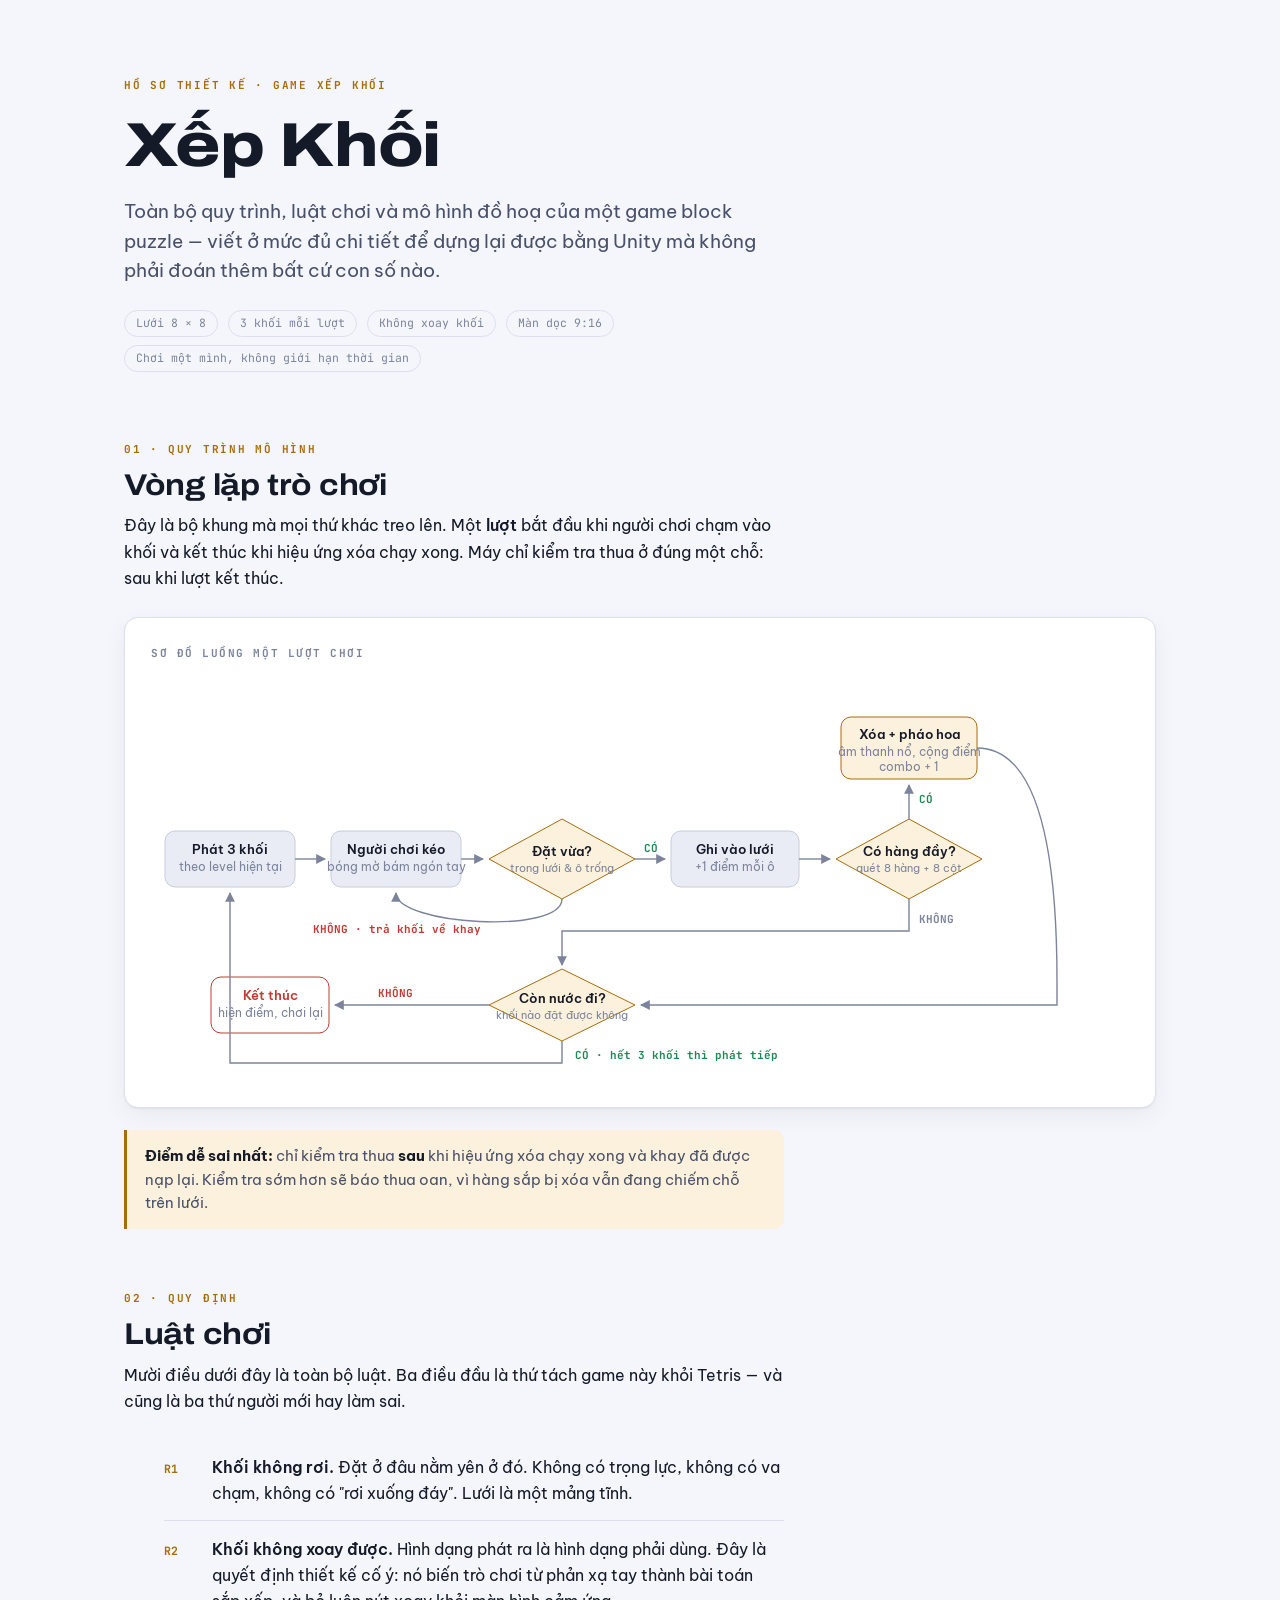
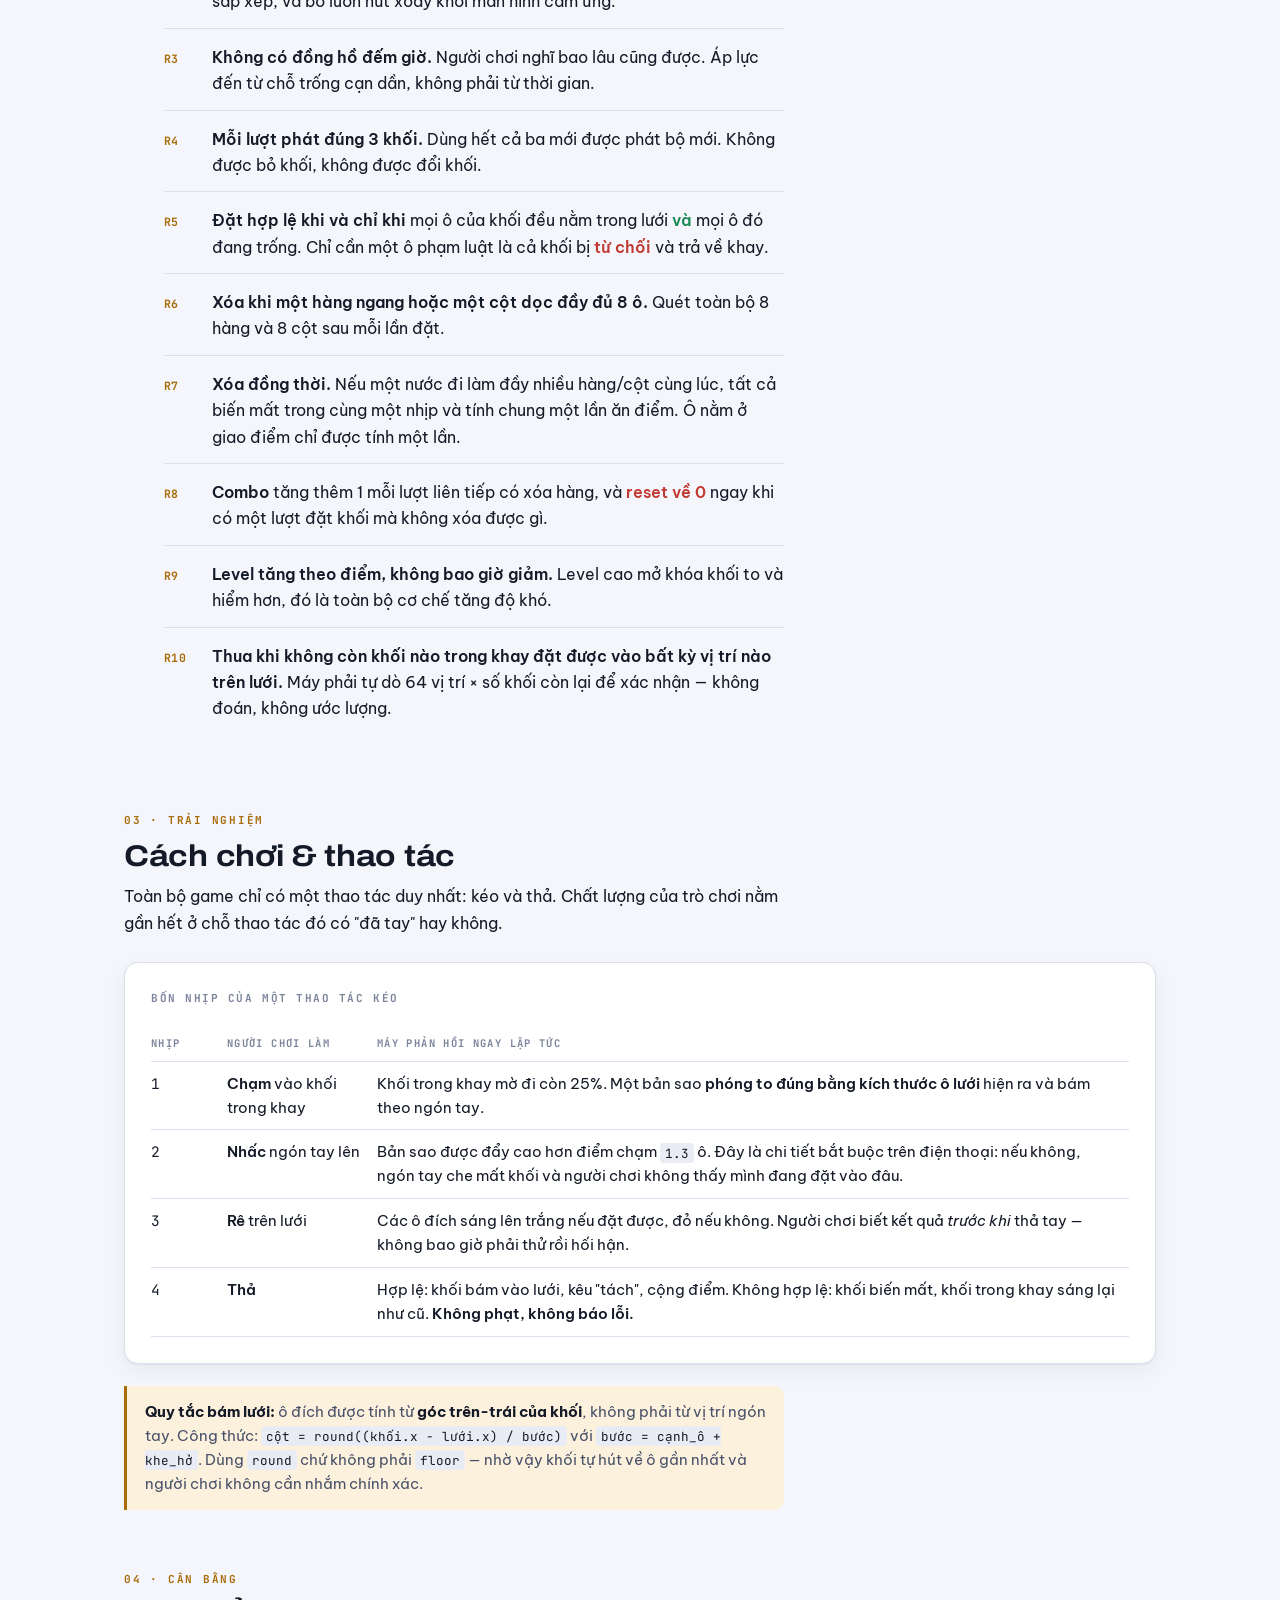
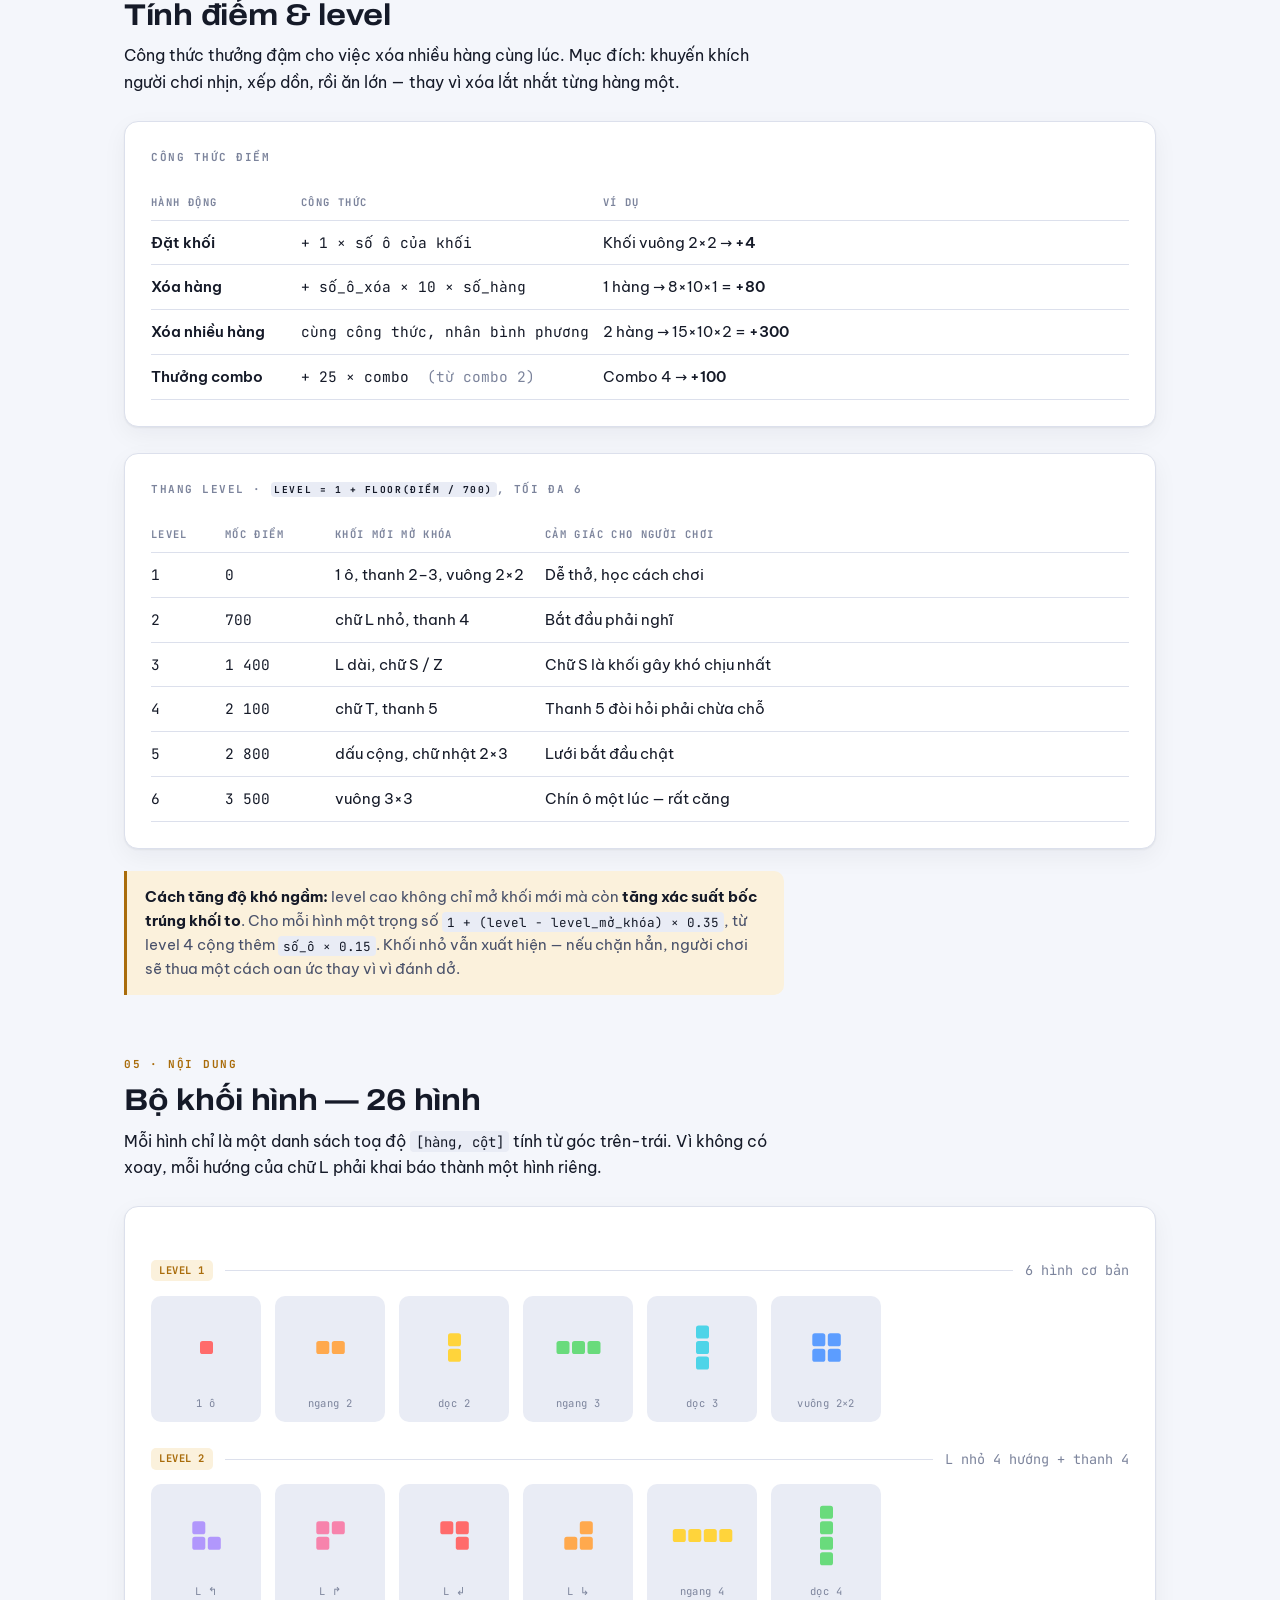
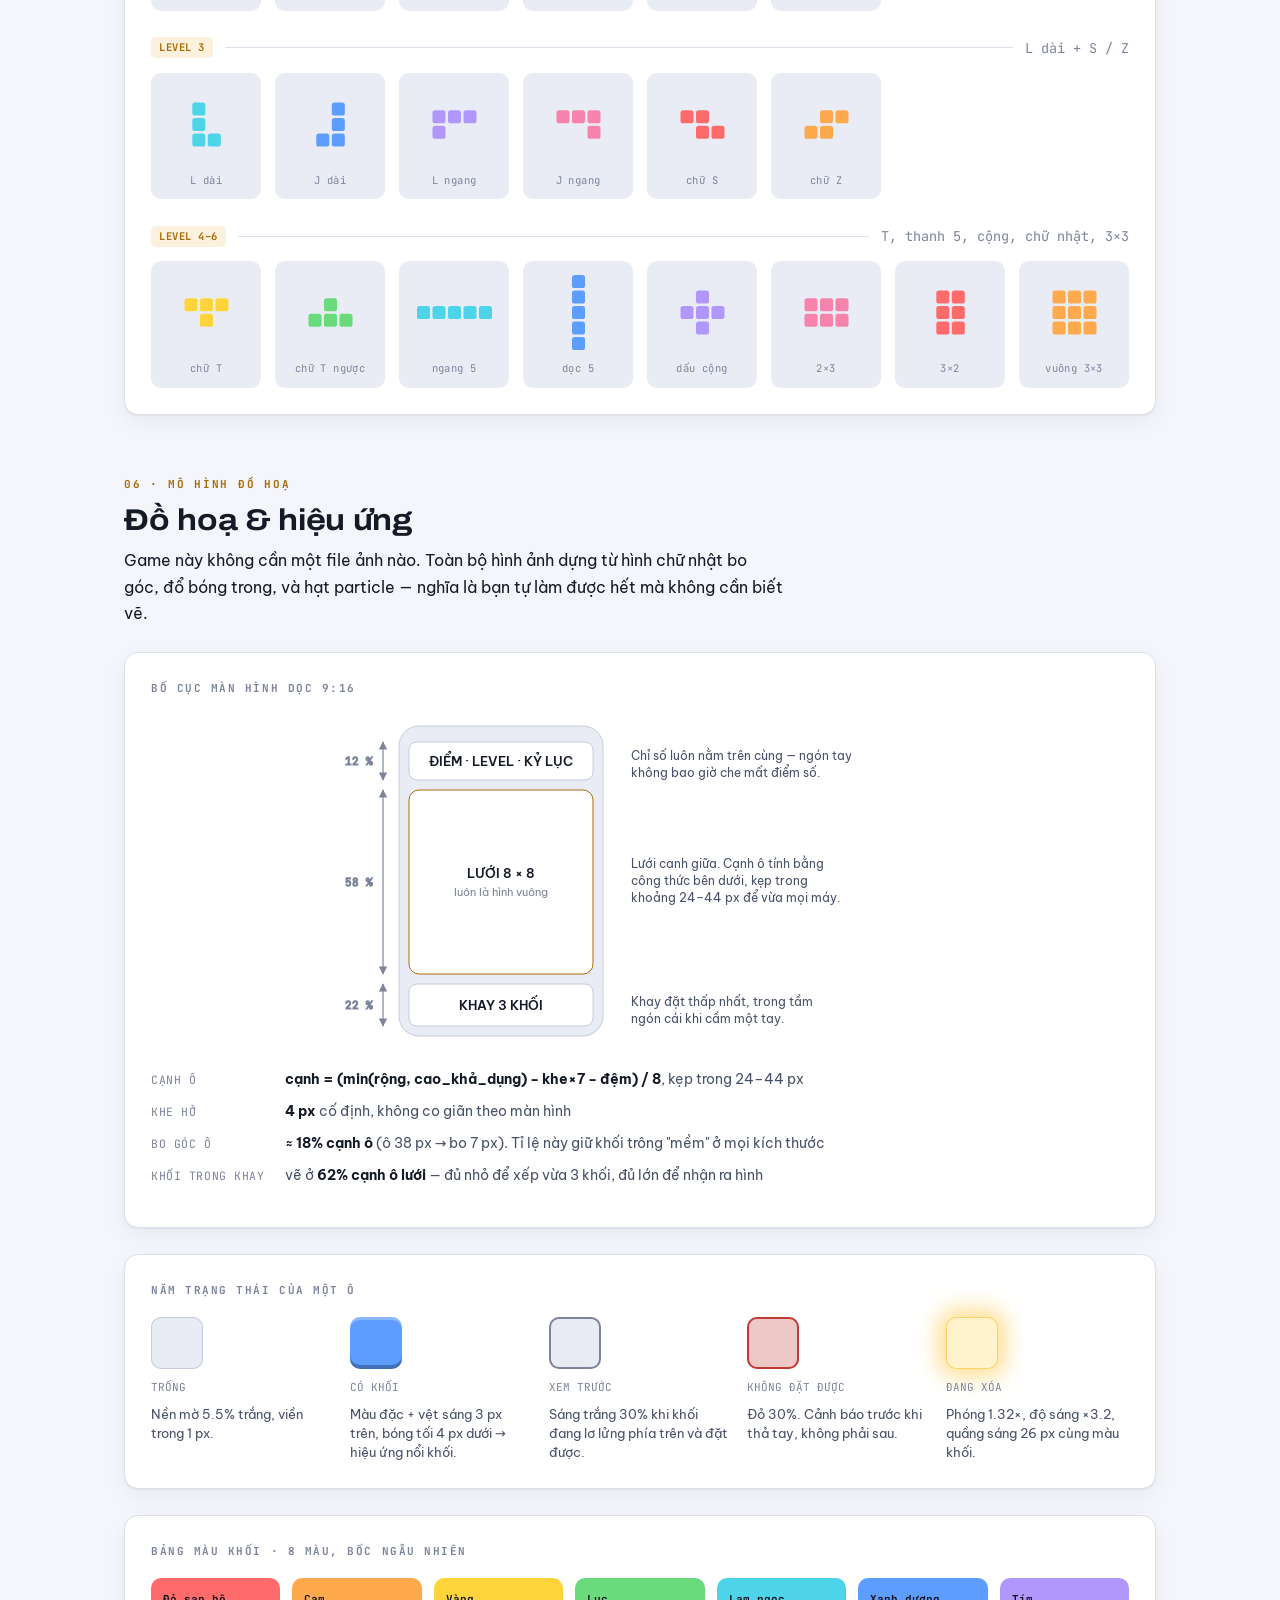
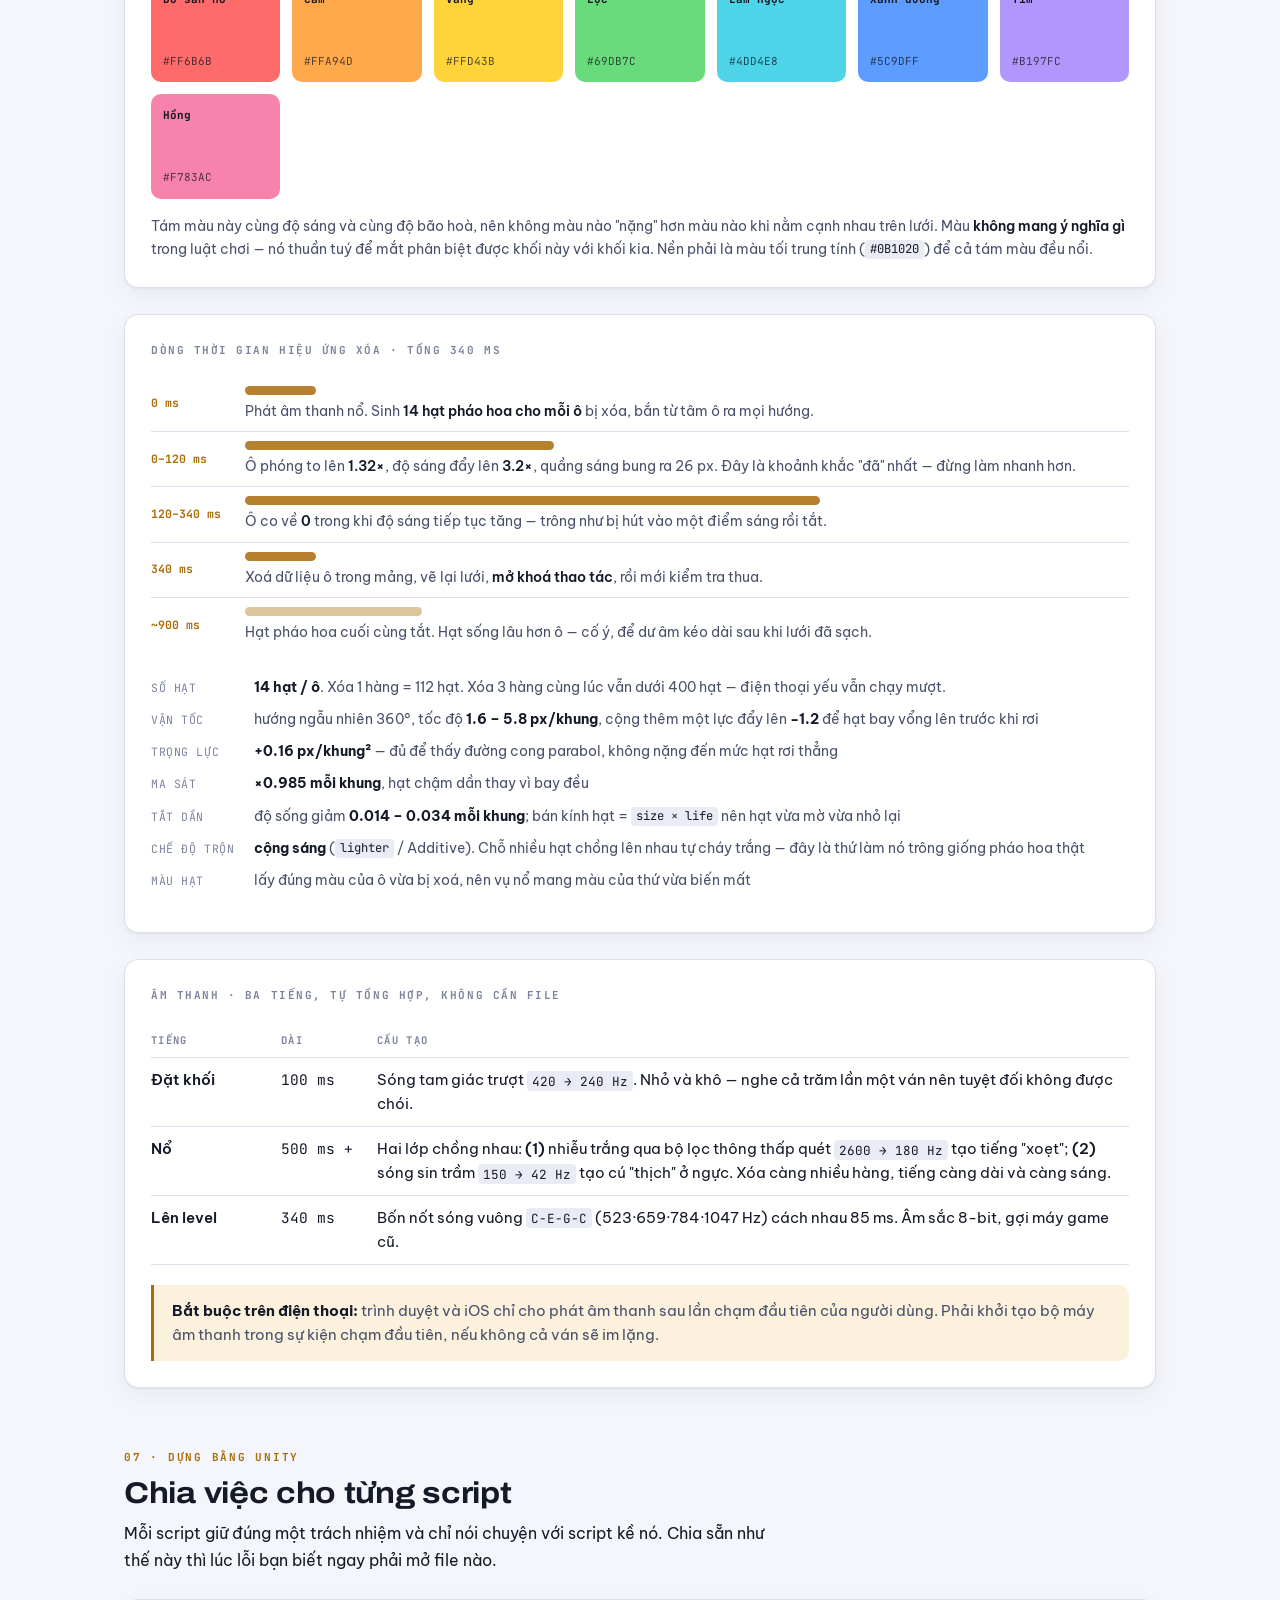
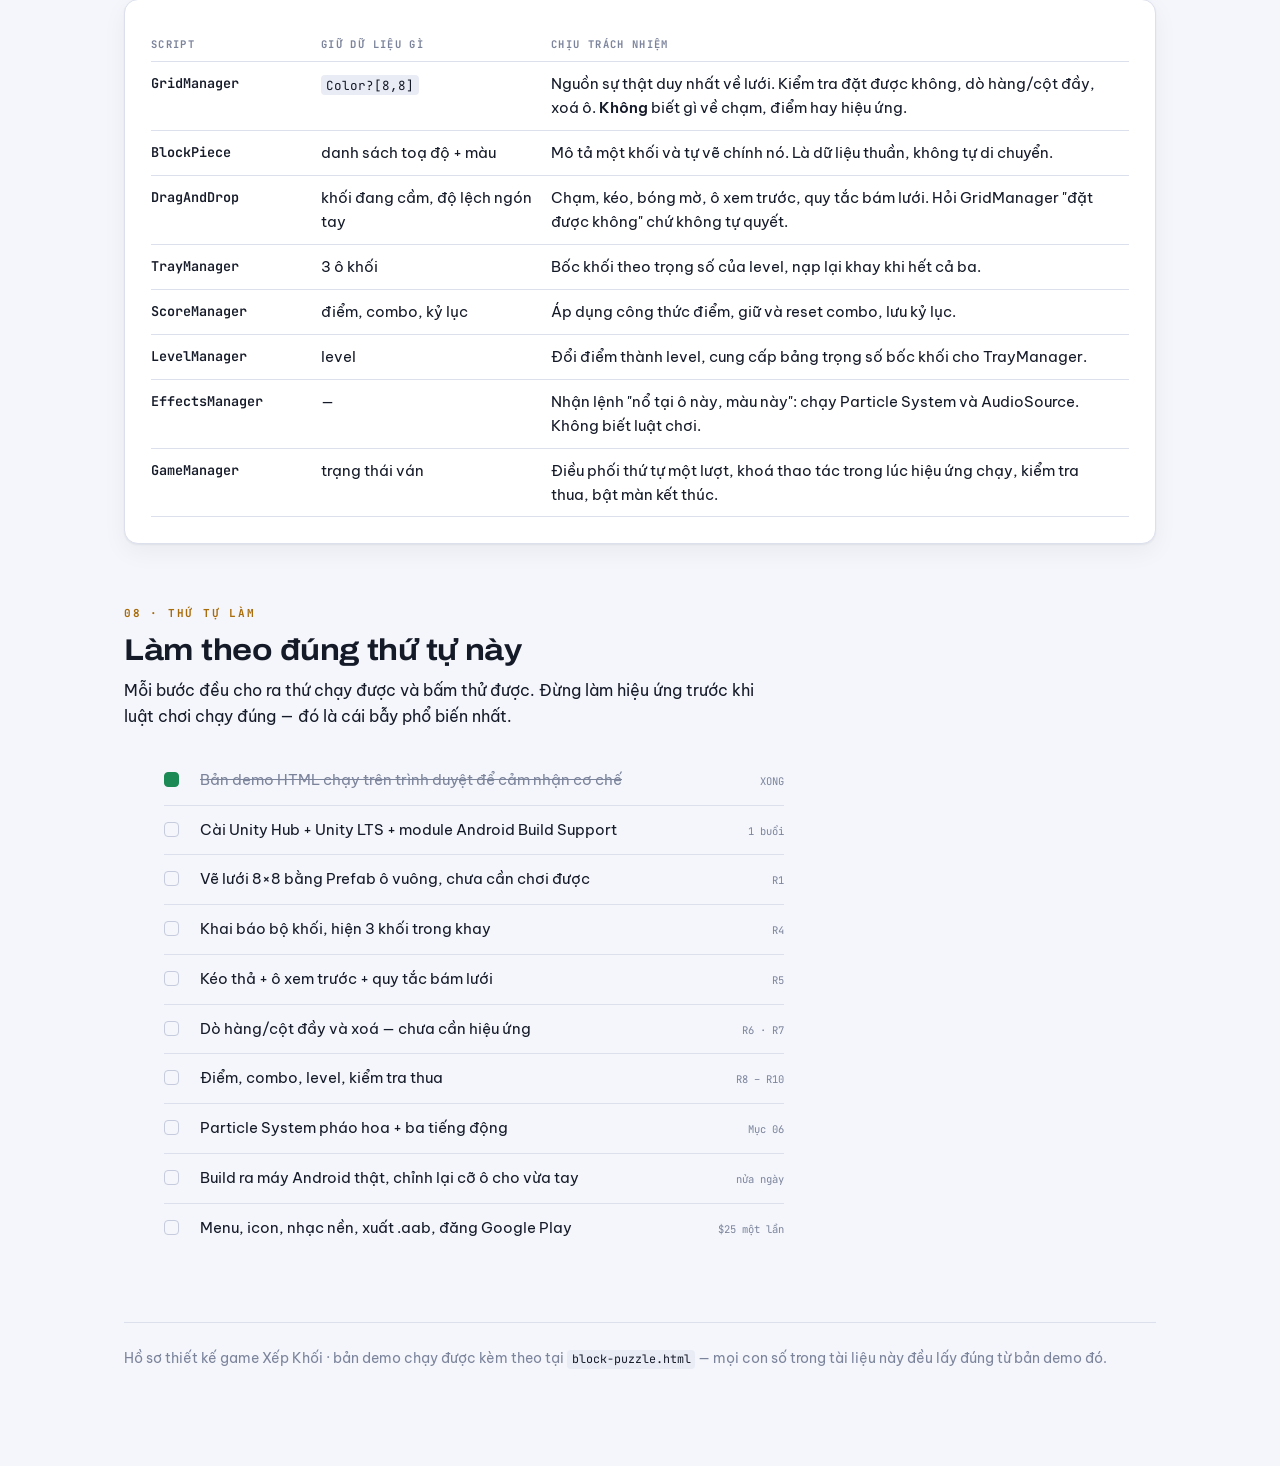
<file: ho-so-thiet-ke.html>
<!DOCTYPE html>
<html lang="vi">
<head>
<meta charset="utf-8">
<meta name="viewport" content="width=device-width, initial-scale=1">
<title>Hồ Sơ Thiết Kế Xếp Khối</title>
<link rel="stylesheet" href="https://fonts.googleapis.com/css2?family=Archivo:wdth,wght@100..125,500..900&family=Be+Vietnam+Pro:wght@400;500;600&family=JetBrains+Mono:wght@400;700&display=swap">
<style>
:root{
  --paper:#F4F6FB; --surface:#FFFFFF; --surface2:#E9ECF5;
  --ink:#151A28; --ink2:#49516A; --ink3:#7C849C;
  --line:#DCE0EC; --line2:#C6CCDE;
  --accent:#A96C0B; --accent-bg:#FBF1DC;
  --ok:#1C8A55; --bad:#C13A33;
  --shadow:0 1px 2px rgba(21,26,40,.06), 0 8px 24px rgba(21,26,40,.05);
}
@media (prefers-color-scheme: dark){
  :root:not([data-theme="light"]){
    --paper:#0C1020; --surface:#151B2C; --surface2:#1D2437;
    --ink:#ECEFF8; --ink2:#A6AEC6; --ink3:#6E7793;
    --line:#262E46; --line2:#333D59;
    --accent:#FFC65C; --accent-bg:#2B2413;
    --ok:#4FD08A; --bad:#FF7E76;
    --shadow:0 1px 2px rgba(0,0,0,.4), 0 10px 30px rgba(0,0,0,.34);
  }
}
:root[data-theme="dark"]{
  --paper:#0C1020; --surface:#151B2C; --surface2:#1D2437;
  --ink:#ECEFF8; --ink2:#A6AEC6; --ink3:#6E7793;
  --line:#262E46; --line2:#333D59;
  --accent:#FFC65C; --accent-bg:#2B2413;
  --ok:#4FD08A; --bad:#FF7E76;
  --shadow:0 1px 2px rgba(0,0,0,.4), 0 10px 30px rgba(0,0,0,.34);
}

*{box-sizing:border-box}
body{
  margin:0; background:var(--paper); color:var(--ink);
  font-family:"Be Vietnam Pro", system-ui, sans-serif;
  font-size:16px; line-height:1.65;
  -webkit-font-smoothing:antialiased;
}
.wrap{max-width:1080px; margin:0 auto; padding:0 24px 96px}
.col{max-width:660px}

/* ---------- Chữ ---------- */
h1,h2,h3{font-family:"Archivo", system-ui, sans-serif; text-wrap:balance; margin:0}
h1{font-variation-settings:"wdth" 118,"wght" 800; font-size:clamp(38px,6.2vw,62px); line-height:1.02; letter-spacing:-.02em}
h2{font-variation-settings:"wdth" 112,"wght" 700; font-size:clamp(23px,3vw,30px); line-height:1.15; letter-spacing:-.01em}
h3{font-variation-settings:"wdth" 100,"wght" 700; font-size:17px; line-height:1.3}
p{margin:0}
.eyebrow{
  font-family:"JetBrains Mono", monospace; font-size:11px; font-weight:700;
  letter-spacing:.16em; text-transform:uppercase; color:var(--accent);
}
.lede{font-size:19px; line-height:1.55; color:var(--ink2)}
.mono{font-family:"JetBrains Mono", monospace; font-size:13.5px}
strong{font-weight:600; color:var(--ink)}
code{
  font-family:"JetBrains Mono", monospace; font-size:.87em;
  background:var(--surface2); padding:.12em .4em; border-radius:4px; color:var(--ink)
}

/* ---------- Khung ---------- */
header{padding:76px 0 8px}
header .col{display:flex; flex-direction:column; gap:20px}
.meta{
  display:flex; flex-wrap:wrap; gap:8px 10px; font-family:"JetBrains Mono",monospace;
  font-size:11.5px; color:var(--ink3); padding-top:4px;
}
.meta span{border:1px solid var(--line); border-radius:100px; padding:3px 11px}

section{padding-top:60px}
.head{display:flex; flex-direction:column; gap:10px; margin-bottom:26px}
.stack{display:flex; flex-direction:column; gap:16px}
.rule{height:1px; background:var(--line); border:0; margin:0}

/* ---------- Dải tràn viền ---------- */
.strip{
  background:var(--surface); border:1px solid var(--line);
  border-radius:14px; padding:26px; box-shadow:var(--shadow); margin-top:26px;
}
.strip-title{
  font-family:"JetBrains Mono",monospace; font-size:11px; font-weight:700;
  letter-spacing:.14em; text-transform:uppercase; color:var(--ink3); margin-bottom:18px;
}
.scroll{overflow-x:auto; -webkit-overflow-scrolling:touch}

/* ---------- Danh sách luật ---------- */
.rules{display:flex; flex-direction:column; gap:2px; counter-reset:r}
.rules li{
  list-style:none; display:grid; grid-template-columns:34px 1fr; gap:14px;
  padding:13px 0; border-bottom:1px solid var(--line); align-items:baseline;
}
.rules li:last-child{border-bottom:0}
.rules li::before{
  counter-increment:r; content:"R" counter(r);
  font-family:"JetBrains Mono",monospace; font-size:11.5px; font-weight:700;
  color:var(--accent); letter-spacing:.04em;
}
.rules ul{margin:0; padding:0}
.no{color:var(--bad); font-weight:600}
.yes{color:var(--ok); font-weight:600}

/* ---------- Bảng ---------- */
table{border-collapse:collapse; width:100%; font-size:14.5px}
th,td{text-align:left; padding:10px 14px 10px 0; border-bottom:1px solid var(--line); vertical-align:top}
th{
  font-family:"JetBrains Mono",monospace; font-size:10.5px; font-weight:700;
  letter-spacing:.13em; text-transform:uppercase; color:var(--ink3); padding-bottom:8px;
}
td.num{font-family:"JetBrains Mono",monospace; font-variant-numeric:tabular-nums; white-space:nowrap}

/* ---------- Bộ khối ---------- */
.shapes{display:grid; grid-template-columns:repeat(auto-fill,minmax(104px,1fr)); gap:14px}
.shape{
  background:var(--surface2); border-radius:10px; padding:14px 10px 10px;
  display:flex; flex-direction:column; align-items:center; gap:10px;
}
.shape .nm{font-family:"JetBrains Mono",monospace; font-size:10.5px; color:var(--ink3); letter-spacing:.04em}
.lvtag{
  display:inline-block; font-family:"JetBrains Mono",monospace; font-size:10.5px; font-weight:700;
  color:var(--accent); background:var(--accent-bg); border-radius:5px; padding:2px 8px; letter-spacing:.05em;
}
.lvrow{display:flex; align-items:center; gap:12px; margin:26px 0 14px}
.lvrow .ln{flex:1; height:1px; background:var(--line)}

/* ---------- Màu khối ---------- */
.sw{display:grid; grid-template-columns:repeat(auto-fill,minmax(112px,1fr)); gap:12px}
.sw div{border-radius:10px; padding:12px; display:flex; flex-direction:column; gap:44px}
.sw b{font-family:"JetBrains Mono",monospace; font-size:11px; color:#10131c; font-weight:700}
.sw i{font-style:normal; font-family:"JetBrains Mono",monospace; font-size:11px; color:#10131c; opacity:.72}

/* ---------- Trạng thái ô ---------- */
.states{display:grid; grid-template-columns:repeat(auto-fit,minmax(126px,1fr)); gap:16px}
.state{display:flex; flex-direction:column; gap:9px; align-items:flex-start}
.state .cap{font-family:"JetBrains Mono",monospace; font-size:11px; color:var(--ink3)}
.state .dsc{font-size:13px; color:var(--ink2); line-height:1.45}
.demo-cell{width:52px; height:52px; border-radius:10px}
.c-empty{background:var(--surface2); box-shadow:inset 0 0 0 1px var(--line2)}
.c-fill{background:#5C9DFF; box-shadow:inset 0 -4px 0 rgba(0,0,0,.28), inset 0 3px 0 rgba(255,255,255,.28)}
.c-prev{background:var(--surface2); box-shadow:inset 0 0 0 2px var(--ink3)}
.c-bad{background:rgba(193,58,51,.28); box-shadow:inset 0 0 0 2px var(--bad)}
.c-clear{background:#FFF3CE; box-shadow:0 0 22px 7px rgba(255,209,102,.75), inset 0 0 0 1px #FFD166}

/* ---------- Thông số kỹ thuật ---------- */
.spec{display:grid; grid-template-columns:auto 1fr; gap:9px 20px; font-size:14px; align-items:baseline}
.spec dt{font-family:"JetBrains Mono",monospace; font-size:11.5px; color:var(--ink3); letter-spacing:.05em; text-transform:uppercase; white-space:nowrap}
.spec dd{margin:0; color:var(--ink2)}
.spec dd b{color:var(--ink)}

/* ---------- Timeline hiệu ứng ---------- */
.tl{display:flex; flex-direction:column; gap:0; min-width:520px}
.tl-row{display:grid; grid-template-columns:78px 1fr; gap:16px; align-items:center; padding:9px 0; border-bottom:1px solid var(--line)}
.tl-row:last-child{border-bottom:0}
.tl-ms{font-family:"JetBrains Mono",monospace; font-size:11.5px; color:var(--accent); font-variant-numeric:tabular-nums; font-weight:700}
.tl-bar{height:9px; border-radius:5px; background:var(--accent); opacity:.85}
.tl-txt{font-size:13.5px; color:var(--ink2); margin-top:5px}

/* ---------- Ghi chú ---------- */
.note{
  border-left:3px solid var(--accent); background:var(--accent-bg);
  padding:14px 18px; border-radius:0 10px 10px 0; font-size:14.5px; color:var(--ink2);
}
.note b{color:var(--ink)}

/* ---------- Checklist ---------- */
.chk{display:flex; flex-direction:column; gap:0}
.chk li{
  list-style:none; display:grid; grid-template-columns:22px 1fr auto; gap:14px;
  padding:12px 0; border-bottom:1px solid var(--line); align-items:baseline; font-size:15px;
}
.chk li:last-child{border-bottom:0}
.chk .box{
  width:15px; height:15px; border:1.5px solid var(--line2); border-radius:4px;
  display:block; transform:translateY(2px);
}
.chk .done .box{background:var(--ok); border-color:var(--ok)}
.chk .tag{font-family:"JetBrains Mono",monospace; font-size:10.5px; color:var(--ink3); white-space:nowrap}
.chk .done span:nth-child(2){color:var(--ink3); text-decoration:line-through}

svg{display:block; max-width:100%; height:auto}
footer{margin-top:70px; padding-top:24px; border-top:1px solid var(--line); font-size:13.5px; color:var(--ink3)}
</style>
</head>
<body>

<div class="wrap">

<header>
  <div class="col">
    <p class="eyebrow">Hồ sơ thiết kế · Game xếp khối</p>
    <h1>Xếp Khối</h1>
    <p class="lede">Toàn bộ quy trình, luật chơi và mô hình đồ hoạ của một game block puzzle — viết ở mức đủ chi tiết để dựng lại được bằng Unity mà không phải đoán thêm bất cứ con số nào.</p>
    <div class="meta">
      <span>Lưới 8 × 8</span><span>3 khối mỗi lượt</span><span>Không xoay khối</span><span>Màn dọc 9:16</span><span>Chơi một mình, không giới hạn thời gian</span>
    </div>
  </div>
</header>

<!-- ============ 1. VÒNG LẶP ============ -->
<section>
  <div class="col head">
    <p class="eyebrow">01 · Quy trình mô hình</p>
    <h2>Vòng lặp trò chơi</h2>
    <p>Đây là bộ khung mà mọi thứ khác treo lên. Một <strong>lượt</strong> bắt đầu khi người chơi chạm vào khối và kết thúc khi hiệu ứng xóa chạy xong. Máy chỉ kiểm tra thua ở đúng một chỗ: sau khi lượt kết thúc.</p>
  </div>

  <div class="strip scroll">
    <p class="strip-title">Sơ đồ luồng một lượt chơi</p>
    <svg viewBox="0 0 960 400" width="960" role="img" aria-label="Sơ đồ vòng lặp trò chơi xếp khối">
      <defs>
        <marker id="ar" viewBox="0 0 10 10" refX="9" refY="5" markerWidth="7" markerHeight="7" orient="auto-start-reverse">
          <path d="M 0 0 L 10 5 L 0 10 z" fill="var(--ink3)"/>
        </marker>
      </defs>
      <g font-family="Be Vietnam Pro, sans-serif" font-size="13">

        <!-- Phát khối -->
        <rect x="14" y="150" width="130" height="56" rx="10" fill="var(--surface2)" stroke="var(--line2)"/>
        <text x="79" y="173" text-anchor="middle" fill="var(--ink)" font-weight="600">Phát 3 khối</text>
        <text x="79" y="190" text-anchor="middle" fill="var(--ink3)" font-size="11.5">theo level hiện tại</text>

        <!-- Kéo thả -->
        <rect x="180" y="150" width="130" height="56" rx="10" fill="var(--surface2)" stroke="var(--line2)"/>
        <text x="245" y="173" text-anchor="middle" fill="var(--ink)" font-weight="600">Người chơi kéo</text>
        <text x="245" y="190" text-anchor="middle" fill="var(--ink3)" font-size="11.5">bóng mờ bám ngón tay</text>

        <!-- Quyết định hợp lệ -->
        <path d="M 411 138 L 484 178 L 411 218 L 338 178 Z" fill="var(--accent-bg)" stroke="var(--accent)"/>
        <text x="411" y="175" text-anchor="middle" fill="var(--ink)" font-weight="600" font-size="12.5">Đặt vừa?</text>
        <text x="411" y="191" text-anchor="middle" fill="var(--ink3)" font-size="11">trong lưới &amp; ô trống</text>

        <!-- Đặt vào lưới -->
        <rect x="520" y="150" width="128" height="56" rx="10" fill="var(--surface2)" stroke="var(--line2)"/>
        <text x="584" y="173" text-anchor="middle" fill="var(--ink)" font-weight="600">Ghi vào lưới</text>
        <text x="584" y="190" text-anchor="middle" fill="var(--ink3)" font-size="11.5">+1 điểm mỗi ô</text>

        <!-- Quyết định hàng đầy -->
        <path d="M 758 138 L 831 178 L 758 218 L 685 178 Z" fill="var(--accent-bg)" stroke="var(--accent)"/>
        <text x="758" y="175" text-anchor="middle" fill="var(--ink)" font-weight="600" font-size="12.5">Có hàng đầy?</text>
        <text x="758" y="191" text-anchor="middle" fill="var(--ink3)" font-size="11">quét 8 hàng + 8 cột</text>

        <!-- Xóa + hiệu ứng -->
        <rect x="690" y="36" width="136" height="62" rx="10" fill="var(--accent-bg)" stroke="var(--accent)"/>
        <text x="758" y="58" text-anchor="middle" fill="var(--ink)" font-weight="600">Xóa + pháo hoa</text>
        <text x="758" y="75" text-anchor="middle" fill="var(--ink3)" font-size="11.5">âm thanh nổ, cộng điểm</text>
        <text x="758" y="90" text-anchor="middle" fill="var(--ink3)" font-size="11.5">combo + 1</text>

        <!-- Hết khối? -->
        <path d="M 411 288 L 484 324 L 411 360 L 338 324 Z" fill="var(--accent-bg)" stroke="var(--accent)"/>
        <text x="411" y="322" text-anchor="middle" fill="var(--ink)" font-weight="600" font-size="12.5">Còn nước đi?</text>
        <text x="411" y="338" text-anchor="middle" fill="var(--ink3)" font-size="11">khối nào đặt được không</text>

        <!-- Thua -->
        <rect x="60" y="296" width="118" height="56" rx="10" fill="var(--surface)" stroke="var(--bad)"/>
        <text x="119" y="319" text-anchor="middle" fill="var(--bad)" font-weight="600">Kết thúc</text>
        <text x="119" y="336" text-anchor="middle" fill="var(--ink3)" font-size="11.5">hiện điểm, chơi lại</text>

        <!-- Mũi tên -->
        <g stroke="var(--ink3)" stroke-width="1.4" fill="none" marker-end="url(#ar)">
          <path d="M 144 178 L 174 178"/>
          <path d="M 310 178 L 332 178"/>
          <path d="M 484 178 L 514 178"/>
          <path d="M 648 178 L 679 178"/>
          <path d="M 758 138 L 758 104"/>
          <path d="M 826 67 C 890 67 906 178 906 300 L 906 324 L 490 324"/>
          <path d="M 758 218 L 758 250 L 411 250 L 411 284"/>
          <path d="M 338 324 L 184 324"/>
          <path d="M 411 360 L 411 382 L 79 382 L 79 212"/>
          <path d="M 411 218 C 411 254 245 244 245 212"/>
        </g>

        <!-- Nhãn nhánh -->
        <g font-size="11" font-family="JetBrains Mono, monospace" font-weight="700">
          <text x="493" y="171" fill="var(--ok)">CÓ</text>
          <text x="330" y="252" fill="var(--bad)" text-anchor="end">KHÔNG · trả khối về khay</text>
          <text x="768" y="122" fill="var(--ok)">CÓ</text>
          <text x="768" y="242" fill="var(--ink3)">KHÔNG</text>
          <text x="262" y="316" fill="var(--bad)" text-anchor="end">KHÔNG</text>
          <text x="424" y="378" fill="var(--ok)">CÓ · hết 3 khối thì phát tiếp</text>
        </g>
      </g>
    </svg>
  </div>

  <div class="col" style="margin-top:22px">
    <div class="note"><b>Điểm dễ sai nhất:</b> chỉ kiểm tra thua <b>sau</b> khi hiệu ứng xóa chạy xong và khay đã được nạp lại. Kiểm tra sớm hơn sẽ báo thua oan, vì hàng sắp bị xóa vẫn đang chiếm chỗ trên lưới.</div>
  </div>
</section>

<!-- ============ 2. LUẬT CHƠI ============ -->
<section>
  <div class="col head">
    <p class="eyebrow">02 · Quy định</p>
    <h2>Luật chơi</h2>
    <p>Mười điều dưới đây là toàn bộ luật. Ba điều đầu là thứ tách game này khỏi Tetris — và cũng là ba thứ người mới hay làm sai.</p>
  </div>

  <div class="col">
    <ol class="rules">
      <li><span><strong>Khối không rơi.</strong> Đặt ở đâu nằm yên ở đó. Không có trọng lực, không có va chạm, không có "rơi xuống đáy". Lưới là một mảng tĩnh.</span></li>
      <li><span><strong>Khối không xoay được.</strong> Hình dạng phát ra là hình dạng phải dùng. Đây là quyết định thiết kế cố ý: nó biến trò chơi từ phản xạ tay thành bài toán sắp xếp, và bỏ luôn nút xoay khỏi màn hình cảm ứng.</span></li>
      <li><span><strong>Không có đồng hồ đếm giờ.</strong> Người chơi nghĩ bao lâu cũng được. Áp lực đến từ chỗ trống cạn dần, không phải từ thời gian.</span></li>
      <li><span><strong>Mỗi lượt phát đúng 3 khối.</strong> Dùng hết cả ba mới được phát bộ mới. Không được bỏ khối, không được đổi khối.</span></li>
      <li><span><strong>Đặt hợp lệ khi và chỉ khi</strong> mọi ô của khối đều nằm trong lưới <span class="yes">và</span> mọi ô đó đang trống. Chỉ cần một ô phạm luật là cả khối bị <span class="no">từ chối</span> và trả về khay.</span></li>
      <li><span><strong>Xóa khi một hàng ngang hoặc một cột dọc đầy đủ 8 ô.</strong> Quét toàn bộ 8 hàng và 8 cột sau mỗi lần đặt.</span></li>
      <li><span><strong>Xóa đồng thời.</strong> Nếu một nước đi làm đầy nhiều hàng/cột cùng lúc, tất cả biến mất trong cùng một nhịp và tính chung một lần ăn điểm. Ô nằm ở giao điểm chỉ được tính một lần.</span></li>
      <li><span><strong>Combo</strong> tăng thêm 1 mỗi lượt liên tiếp có xóa hàng, và <span class="no">reset về 0</span> ngay khi có một lượt đặt khối mà không xóa được gì.</span></li>
      <li><span><strong>Level tăng theo điểm, không bao giờ giảm.</strong> Level cao mở khóa khối to và hiểm hơn, đó là toàn bộ cơ chế tăng độ khó.</span></li>
      <li><span><strong>Thua khi không còn khối nào trong khay đặt được vào bất kỳ vị trí nào trên lưới.</strong> Máy phải tự dò 64 vị trí × số khối còn lại để xác nhận — không đoán, không ước lượng.</span></li>
    </ol>
  </div>
</section>

<!-- ============ 3. CÁCH CHƠI ============ -->
<section>
  <div class="col head">
    <p class="eyebrow">03 · Trải nghiệm</p>
    <h2>Cách chơi &amp; thao tác</h2>
    <p>Toàn bộ game chỉ có một thao tác duy nhất: kéo và thả. Chất lượng của trò chơi nằm gần hết ở chỗ thao tác đó có "đã tay" hay không.</p>
  </div>

  <div class="strip">
    <p class="strip-title">Bốn nhịp của một thao tác kéo</p>
    <div class="scroll">
      <table style="min-width:560px">
        <thead><tr><th style="width:76px">Nhịp</th><th style="width:150px">Người chơi làm</th><th>Máy phản hồi ngay lập tức</th></tr></thead>
        <tbody>
          <tr><td class="num">1</td><td><strong>Chạm</strong> vào khối trong khay</td><td>Khối trong khay mờ đi còn 25%. Một bản sao <strong>phóng to đúng bằng kích thước ô lưới</strong> hiện ra và bám theo ngón tay.</td></tr>
          <tr><td class="num">2</td><td><strong>Nhấc</strong> ngón tay lên</td><td>Bản sao được đẩy cao hơn điểm chạm <code>1.3</code> ô. Đây là chi tiết bắt buộc trên điện thoại: nếu không, ngón tay che mất khối và người chơi không thấy mình đang đặt vào đâu.</td></tr>
          <tr><td class="num">3</td><td><strong>Rê</strong> trên lưới</td><td>Các ô đích sáng lên trắng nếu đặt được, đỏ nếu không. Người chơi biết kết quả <em>trước khi</em> thả tay — không bao giờ phải thử rồi hối hận.</td></tr>
          <tr><td class="num">4</td><td><strong>Thả</strong></td><td>Hợp lệ: khối bám vào lưới, kêu "tách", cộng điểm. Không hợp lệ: khối biến mất, khối trong khay sáng lại như cũ. <strong>Không phạt, không báo lỗi.</strong></td></tr>
        </tbody>
      </table>
    </div>
  </div>

  <div class="col" style="margin-top:22px">
    <div class="note"><b>Quy tắc bám lưới:</b> ô đích được tính từ <b>góc trên-trái của khối</b>, không phải từ vị trí ngón tay. Công thức: <code>cột = round((khối.x − lưới.x) / bước)</code> với <code>bước = cạnh_ô + khe_hở</code>. Dùng <code>round</code> chứ không phải <code>floor</code> — nhờ vậy khối tự hút về ô gần nhất và người chơi không cần nhắm chính xác.</div>
  </div>
</section>

<!-- ============ 4. ĐIỂM & LEVEL ============ -->
<section>
  <div class="col head">
    <p class="eyebrow">04 · Cân bằng</p>
    <h2>Tính điểm &amp; level</h2>
    <p>Công thức thưởng đậm cho việc xóa nhiều hàng cùng lúc. Mục đích: khuyến khích người chơi nhịn, xếp dồn, rồi ăn lớn — thay vì xóa lắt nhắt từng hàng một.</p>
  </div>

  <div class="strip scroll">
    <p class="strip-title">Công thức điểm</p>
    <table style="min-width:600px">
      <thead><tr><th style="width:150px">Hành động</th><th style="width:250px">Công thức</th><th>Ví dụ</th></tr></thead>
      <tbody>
        <tr><td><strong>Đặt khối</strong></td><td class="num">+ 1 × số ô của khối</td><td>Khối vuông 2×2 → <strong>+4</strong></td></tr>
        <tr><td><strong>Xóa hàng</strong></td><td class="num">+ số_ô_xóa × 10 × số_hàng</td><td>1 hàng → 8×10×1 = <strong>+80</strong></td></tr>
        <tr><td><strong>Xóa nhiều hàng</strong></td><td class="num">cùng công thức, nhân bình phương</td><td>2 hàng → 15×10×2 = <strong>+300</strong></td></tr>
        <tr><td><strong>Thưởng combo</strong></td><td class="num">+ 25 × combo &nbsp;<span style="color:var(--ink3)">(từ combo 2)</span></td><td>Combo 4 → <strong>+100</strong></td></tr>
      </tbody>
    </table>
  </div>

  <div class="strip scroll">
    <p class="strip-title">Thang level · <code>level = 1 + floor(điểm / 700)</code>, tối đa 6</p>
    <table style="min-width:620px">
      <thead><tr><th style="width:74px">Level</th><th style="width:110px">Mốc điểm</th><th style="width:210px">Khối mới mở khóa</th><th>Cảm giác cho người chơi</th></tr></thead>
      <tbody>
        <tr><td class="num">1</td><td class="num">0</td><td>1 ô, thanh 2–3, vuông 2×2</td><td>Dễ thở, học cách chơi</td></tr>
        <tr><td class="num">2</td><td class="num">700</td><td>chữ L nhỏ, thanh 4</td><td>Bắt đầu phải nghĩ</td></tr>
        <tr><td class="num">3</td><td class="num">1 400</td><td>L dài, chữ S / Z</td><td>Chữ S là khối gây khó chịu nhất</td></tr>
        <tr><td class="num">4</td><td class="num">2 100</td><td>chữ T, thanh 5</td><td>Thanh 5 đòi hỏi phải chừa chỗ</td></tr>
        <tr><td class="num">5</td><td class="num">2 800</td><td>dấu cộng, chữ nhật 2×3</td><td>Lưới bắt đầu chật</td></tr>
        <tr><td class="num">6</td><td class="num">3 500</td><td>vuông 3×3</td><td>Chín ô một lúc — rất căng</td></tr>
      </tbody>
    </table>
  </div>

  <div class="col" style="margin-top:22px">
    <div class="note"><b>Cách tăng độ khó ngầm:</b> level cao không chỉ mở khối mới mà còn <b>tăng xác suất bốc trúng khối to</b>. Cho mỗi hình một trọng số <code>1 + (level − level_mở_khóa) × 0.35</code>, từ level 4 cộng thêm <code>số_ô × 0.15</code>. Khối nhỏ vẫn xuất hiện — nếu chặn hẳn, người chơi sẽ thua một cách oan ức thay vì vì đánh dở.</div>
  </div>
</section>

<!-- ============ 5. BỘ KHỐI ============ -->
<section>
  <div class="col head">
    <p class="eyebrow">05 · Nội dung</p>
    <h2>Bộ khối hình — 26 hình</h2>
    <p>Mỗi hình chỉ là một danh sách toạ độ <code>[hàng, cột]</code> tính từ góc trên-trái. Vì không có xoay, mỗi hướng của chữ L phải khai báo thành một hình riêng.</p>
  </div>

  <div class="strip">
    <div class="lvrow"><span class="lvtag">LEVEL 1</span><span class="ln"></span><span class="mono" style="color:var(--ink3)">6 hình cơ bản</span></div>
    <div class="shapes" id="s1"></div>
    <div class="lvrow"><span class="lvtag">LEVEL 2</span><span class="ln"></span><span class="mono" style="color:var(--ink3)">L nhỏ 4 hướng + thanh 4</span></div>
    <div class="shapes" id="s2"></div>
    <div class="lvrow"><span class="lvtag">LEVEL 3</span><span class="ln"></span><span class="mono" style="color:var(--ink3)">L dài + S / Z</span></div>
    <div class="shapes" id="s3"></div>
    <div class="lvrow"><span class="lvtag">LEVEL 4–6</span><span class="ln"></span><span class="mono" style="color:var(--ink3)">T, thanh 5, cộng, chữ nhật, 3×3</span></div>
    <div class="shapes" id="s4"></div>
  </div>
</section>

<!-- ============ 6. ĐỒ HOẠ ============ -->
<section>
  <div class="col head">
    <p class="eyebrow">06 · Mô hình đồ hoạ</p>
    <h2>Đồ hoạ &amp; hiệu ứng</h2>
    <p>Game này không cần một file ảnh nào. Toàn bộ hình ảnh dựng từ hình chữ nhật bo góc, đổ bóng trong, và hạt particle — nghĩa là bạn tự làm được hết mà không cần biết vẽ.</p>
  </div>

  <div class="strip">
    <p class="strip-title">Bố cục màn hình dọc 9:16</p>
    <div class="scroll">
      <svg viewBox="0 0 700 330" width="700" role="img" aria-label="Sơ đồ bố cục màn hình dọc">
        <g font-family="Be Vietnam Pro, sans-serif" font-size="12.5">
          <rect x="248" y="10" width="204" height="310" rx="20" fill="var(--surface2)" stroke="var(--line2)"/>
          <rect x="258" y="26" width="184" height="38" rx="8" fill="var(--surface)" stroke="var(--line2)"/>
          <text x="350" y="50" text-anchor="middle" fill="var(--ink)" font-weight="600">ĐIỂM · LEVEL · KỶ LỤC</text>
          <rect x="258" y="74" width="184" height="184" rx="10" fill="var(--surface)" stroke="var(--accent)"/>
          <text x="350" y="162" text-anchor="middle" fill="var(--ink)" font-weight="600">LƯỚI 8 × 8</text>
          <text x="350" y="180" text-anchor="middle" fill="var(--ink3)" font-size="11">luôn là hình vuông</text>
          <rect x="258" y="268" width="184" height="42" rx="8" fill="var(--surface)" stroke="var(--line2)"/>
          <text x="350" y="294" text-anchor="middle" fill="var(--ink)" font-weight="600">KHAY 3 KHỐI</text>

          <g stroke="var(--ink3)" stroke-width="1.2" font-family="JetBrains Mono, monospace" font-size="11">
            <path d="M 232 26 L 232 64" marker-start="url(#ar)" marker-end="url(#ar)"/>
            <text x="222" y="49" text-anchor="end" fill="var(--ink2)">12 %</text>
            <path d="M 232 74 L 232 258" marker-start="url(#ar)" marker-end="url(#ar)"/>
            <text x="222" y="170" text-anchor="end" fill="var(--ink2)">58 %</text>
            <path d="M 232 268 L 232 310" marker-start="url(#ar)" marker-end="url(#ar)"/>
            <text x="222" y="293" text-anchor="end" fill="var(--ink2)">22 %</text>
          </g>

          <g font-size="12" fill="var(--ink2)">
            <text x="480" y="44">Chỉ số luôn nằm trên cùng — ngón tay</text>
            <text x="480" y="61">không bao giờ che mất điểm số.</text>
            <text x="480" y="152">Lưới canh giữa. Cạnh ô tính bằng</text>
            <text x="480" y="169">công thức bên dưới, kẹp trong</text>
            <text x="480" y="186">khoảng 24–44 px để vừa mọi máy.</text>
            <text x="480" y="290">Khay đặt thấp nhất, trong tầm</text>
            <text x="480" y="307">ngón cái khi cầm một tay.</text>
          </g>
        </g>
      </svg>
    </div>
    <dl class="spec" style="margin-top:22px">
      <dt>Cạnh ô</dt><dd><b>cạnh = (min(rộng, cao_khả_dụng) − khe×7 − đệm) / 8</b>, kẹp trong 24–44 px</dd>
      <dt>Khe hở</dt><dd><b>4 px</b> cố định, không co giãn theo màn hình</dd>
      <dt>Bo góc ô</dt><dd><b>≈ 18% cạnh ô</b> (ô 38 px → bo 7 px). Tỉ lệ này giữ khối trông "mềm" ở mọi kích thước</dd>
      <dt>Khối trong khay</dt><dd>vẽ ở <b>62% cạnh ô lưới</b> — đủ nhỏ để xếp vừa 3 khối, đủ lớn để nhận ra hình</dd>
    </dl>
  </div>

  <div class="strip">
    <p class="strip-title">Năm trạng thái của một ô</p>
    <div class="states">
      <div class="state"><div class="demo-cell c-empty"></div><span class="cap">TRỐNG</span><span class="dsc">Nền mờ 5.5% trắng, viền trong 1 px.</span></div>
      <div class="state"><div class="demo-cell c-fill"></div><span class="cap">CÓ KHỐI</span><span class="dsc">Màu đặc + vệt sáng 3 px trên, bóng tối 4 px dưới → hiệu ứng nổi khối.</span></div>
      <div class="state"><div class="demo-cell c-prev"></div><span class="cap">XEM TRƯỚC</span><span class="dsc">Sáng trắng 30% khi khối đang lơ lửng phía trên và đặt được.</span></div>
      <div class="state"><div class="demo-cell c-bad"></div><span class="cap">KHÔNG ĐẶT ĐƯỢC</span><span class="dsc">Đỏ 30%. Cảnh báo trước khi thả tay, không phải sau.</span></div>
      <div class="state"><div class="demo-cell c-clear"></div><span class="cap">ĐANG XÓA</span><span class="dsc">Phóng 1.32×, độ sáng ×3.2, quầng sáng 26 px cùng màu khối.</span></div>
    </div>
  </div>

  <div class="strip">
    <p class="strip-title">Bảng màu khối · 8 màu, bốc ngẫu nhiên</p>
    <div class="sw">
      <div style="background:#FF6B6B"><b>Đỏ san hô</b><i>#FF6B6B</i></div>
      <div style="background:#FFA94D"><b>Cam</b><i>#FFA94D</i></div>
      <div style="background:#FFD43B"><b>Vàng</b><i>#FFD43B</i></div>
      <div style="background:#69DB7C"><b>Lục</b><i>#69DB7C</i></div>
      <div style="background:#4DD4E8"><b>Lam ngọc</b><i>#4DD4E8</i></div>
      <div style="background:#5C9DFF"><b>Xanh dương</b><i>#5C9DFF</i></div>
      <div style="background:#B197FC"><b>Tím</b><i>#B197FC</i></div>
      <div style="background:#F783AC"><b>Hồng</b><i>#F783AC</i></div>
    </div>
    <p style="margin-top:16px; font-size:14px; color:var(--ink2)">Tám màu này cùng độ sáng và cùng độ bão hoà, nên không màu nào "nặng" hơn màu nào khi nằm cạnh nhau trên lưới. Màu <strong>không mang ý nghĩa gì</strong> trong luật chơi — nó thuần tuý để mắt phân biệt được khối này với khối kia. Nền phải là màu tối trung tính (<code>#0B1020</code>) để cả tám màu đều nổi.</p>
  </div>

  <div class="strip">
    <p class="strip-title">Dòng thời gian hiệu ứng xóa · tổng 340 ms</p>
    <div class="scroll">
      <div class="tl">
        <div class="tl-row"><span class="tl-ms">0 ms</span><div><div class="tl-bar" style="width:8%"></div><div class="tl-txt">Phát âm thanh nổ. Sinh <strong>14 hạt pháo hoa cho mỗi ô</strong> bị xóa, bắn từ tâm ô ra mọi hướng.</div></div></div>
        <div class="tl-row"><span class="tl-ms">0–120 ms</span><div><div class="tl-bar" style="width:35%"></div><div class="tl-txt">Ô phóng to lên <strong>1.32×</strong>, độ sáng đẩy lên <strong>3.2×</strong>, quầng sáng bung ra 26 px. Đây là khoảnh khắc "đã" nhất — đừng làm nhanh hơn.</div></div></div>
        <div class="tl-row"><span class="tl-ms">120–340 ms</span><div><div class="tl-bar" style="width:65%"></div><div class="tl-txt">Ô co về <strong>0</strong> trong khi độ sáng tiếp tục tăng — trông như bị hút vào một điểm sáng rồi tắt.</div></div></div>
        <div class="tl-row"><span class="tl-ms">340 ms</span><div><div class="tl-bar" style="width:8%"></div><div class="tl-txt">Xoá dữ liệu ô trong mảng, vẽ lại lưới, <strong>mở khoá thao tác</strong>, rồi mới kiểm tra thua.</div></div></div>
        <div class="tl-row"><span class="tl-ms">~900 ms</span><div><div class="tl-bar" style="width:20%; opacity:.4"></div><div class="tl-txt">Hạt pháo hoa cuối cùng tắt. Hạt sống lâu hơn ô — cố ý, để dư âm kéo dài sau khi lưới đã sạch.</div></div></div>
      </div>
    </div>
    <dl class="spec" style="margin-top:24px">
      <dt>Số hạt</dt><dd><b>14 hạt / ô</b>. Xóa 1 hàng = 112 hạt. Xóa 3 hàng cùng lúc vẫn dưới 400 hạt — điện thoại yếu vẫn chạy mượt.</dd>
      <dt>Vận tốc</dt><dd>hướng ngẫu nhiên 360°, tốc độ <b>1.6 – 5.8 px/khung</b>, cộng thêm một lực đẩy lên <b>−1.2</b> để hạt bay vổng lên trước khi rơi</dd>
      <dt>Trọng lực</dt><dd><b>+0.16 px/khung²</b> — đủ để thấy đường cong parabol, không nặng đến mức hạt rơi thẳng</dd>
      <dt>Ma sát</dt><dd><b>×0.985 mỗi khung</b>, hạt chậm dần thay vì bay đều</dd>
      <dt>Tắt dần</dt><dd>độ sống giảm <b>0.014 – 0.034 mỗi khung</b>; bán kính hạt = <code>size × life</code> nên hạt vừa mờ vừa nhỏ lại</dd>
      <dt>Chế độ trộn</dt><dd><b>cộng sáng</b> (<code>lighter</code> / Additive). Chỗ nhiều hạt chồng lên nhau tự cháy trắng — đây là thứ làm nó trông giống pháo hoa thật</dd>
      <dt>Màu hạt</dt><dd>lấy đúng màu của ô vừa bị xoá, nên vụ nổ mang màu của thứ vừa biến mất</dd>
    </dl>
  </div>

  <div class="strip">
    <p class="strip-title">Âm thanh · ba tiếng, tự tổng hợp, không cần file</p>
    <div class="scroll">
      <table style="min-width:620px">
        <thead><tr><th style="width:130px">Tiếng</th><th style="width:96px">Dài</th><th>Cấu tạo</th></tr></thead>
        <tbody>
          <tr><td><strong>Đặt khối</strong></td><td class="num">100 ms</td><td>Sóng tam giác trượt <code>420 → 240 Hz</code>. Nhỏ và khô — nghe cả trăm lần một ván nên tuyệt đối không được chói.</td></tr>
          <tr><td><strong>Nổ</strong></td><td class="num">500 ms +</td><td>Hai lớp chồng nhau: <strong>(1)</strong> nhiễu trắng qua bộ lọc thông thấp quét <code>2600 → 180 Hz</code> tạo tiếng "xoẹt"; <strong>(2)</strong> sóng sin trầm <code>150 → 42 Hz</code> tạo cú "thịch" ở ngực. Xóa càng nhiều hàng, tiếng càng dài và càng sáng.</td></tr>
          <tr><td><strong>Lên level</strong></td><td class="num">340 ms</td><td>Bốn nốt sóng vuông <code>C-E-G-C</code> (523·659·784·1047 Hz) cách nhau 85 ms. Âm sắc 8-bit, gợi máy game cũ.</td></tr>
        </tbody>
      </table>
    </div>
    <div class="note" style="margin-top:20px"><b>Bắt buộc trên điện thoại:</b> trình duyệt và iOS chỉ cho phát âm thanh sau lần chạm đầu tiên của người dùng. Phải khởi tạo bộ máy âm thanh trong sự kiện chạm đầu tiên, nếu không cả ván sẽ im lặng.</div>
  </div>
</section>

<!-- ============ 7. SCRIPT ============ -->
<section>
  <div class="col head">
    <p class="eyebrow">07 · Dựng bằng Unity</p>
    <h2>Chia việc cho từng script</h2>
    <p>Mỗi script giữ đúng một trách nhiệm và chỉ nói chuyện với script kề nó. Chia sẵn như thế này thì lúc lỗi bạn biết ngay phải mở file nào.</p>
  </div>

  <div class="strip scroll">
    <table style="min-width:660px">
      <thead><tr><th style="width:170px">Script</th><th style="width:230px">Giữ dữ liệu gì</th><th>Chịu trách nhiệm</th></tr></thead>
      <tbody>
        <tr><td class="mono"><strong>GridManager</strong></td><td><code>Color?[8,8]</code></td><td>Nguồn sự thật duy nhất về lưới. Kiểm tra đặt được không, dò hàng/cột đầy, xoá ô. <strong>Không</strong> biết gì về chạm, điểm hay hiệu ứng.</td></tr>
        <tr><td class="mono"><strong>BlockPiece</strong></td><td>danh sách toạ độ + màu</td><td>Mô tả một khối và tự vẽ chính nó. Là dữ liệu thuần, không tự di chuyển.</td></tr>
        <tr><td class="mono"><strong>DragAndDrop</strong></td><td>khối đang cầm, độ lệch ngón tay</td><td>Chạm, kéo, bóng mờ, ô xem trước, quy tắc bám lưới. Hỏi GridManager "đặt được không" chứ không tự quyết.</td></tr>
        <tr><td class="mono"><strong>TrayManager</strong></td><td>3 ô khối</td><td>Bốc khối theo trọng số của level, nạp lại khay khi hết cả ba.</td></tr>
        <tr><td class="mono"><strong>ScoreManager</strong></td><td>điểm, combo, kỷ lục</td><td>Áp dụng công thức điểm, giữ và reset combo, lưu kỷ lục.</td></tr>
        <tr><td class="mono"><strong>LevelManager</strong></td><td>level</td><td>Đổi điểm thành level, cung cấp bảng trọng số bốc khối cho TrayManager.</td></tr>
        <tr><td class="mono"><strong>EffectsManager</strong></td><td>—</td><td>Nhận lệnh "nổ tại ô này, màu này": chạy Particle System và AudioSource. Không biết luật chơi.</td></tr>
        <tr><td class="mono"><strong>GameManager</strong></td><td>trạng thái ván</td><td>Điều phối thứ tự một lượt, khoá thao tác trong lúc hiệu ứng chạy, kiểm tra thua, bật màn kết thúc.</td></tr>
      </tbody>
    </table>
  </div>
</section>

<!-- ============ 8. CHECKLIST ============ -->
<section>
  <div class="col head">
    <p class="eyebrow">08 · Thứ tự làm</p>
    <h2>Làm theo đúng thứ tự này</h2>
    <p>Mỗi bước đều cho ra thứ chạy được và bấm thử được. Đừng làm hiệu ứng trước khi luật chơi chạy đúng — đó là cái bẫy phổ biến nhất.</p>
  </div>

  <div class="col">
    <ol class="chk">
      <li class="done"><span class="box"></span><span>Bản demo HTML chạy trên trình duyệt để cảm nhận cơ chế</span><span class="tag">XONG</span></li>
      <li><span class="box"></span><span>Cài Unity Hub + Unity LTS + module Android Build Support</span><span class="tag">1 buổi</span></li>
      <li><span class="box"></span><span>Vẽ lưới 8×8 bằng Prefab ô vuông, chưa cần chơi được</span><span class="tag">R1</span></li>
      <li><span class="box"></span><span>Khai báo bộ khối, hiện 3 khối trong khay</span><span class="tag">R4</span></li>
      <li><span class="box"></span><span>Kéo thả + ô xem trước + quy tắc bám lưới</span><span class="tag">R5</span></li>
      <li><span class="box"></span><span>Dò hàng/cột đầy và xoá — chưa cần hiệu ứng</span><span class="tag">R6 · R7</span></li>
      <li><span class="box"></span><span>Điểm, combo, level, kiểm tra thua</span><span class="tag">R8 – R10</span></li>
      <li><span class="box"></span><span>Particle System pháo hoa + ba tiếng động</span><span class="tag">Mục 06</span></li>
      <li><span class="box"></span><span>Build ra máy Android thật, chỉnh lại cỡ ô cho vừa tay</span><span class="tag">nửa ngày</span></li>
      <li><span class="box"></span><span>Menu, icon, nhạc nền, xuất .aab, đăng Google Play</span><span class="tag">$25 một lần</span></li>
    </ol>
  </div>
</section>

<footer>
  <p>Hồ sơ thiết kế game Xếp Khối · bản demo chạy được kèm theo tại <code>block-puzzle.html</code> — mọi con số trong tài liệu này đều lấy đúng từ bản demo đó.</p>
</footer>

</div>

<script>
// Vẽ minh hoạ bộ khối từ chính dữ liệu toạ độ dùng trong game
const SHAPES = [
  [1,"1 ô",       [[0,0]]],
  [1,"ngang 2",   [[0,0],[0,1]]],
  [1,"dọc 2",     [[0,0],[1,0]]],
  [1,"ngang 3",   [[0,0],[0,1],[0,2]]],
  [1,"dọc 3",     [[0,0],[1,0],[2,0]]],
  [1,"vuông 2×2", [[0,0],[0,1],[1,0],[1,1]]],
  [2,"L ↰",       [[0,0],[1,0],[1,1]]],
  [2,"L ↱",       [[0,0],[0,1],[1,0]]],
  [2,"L ↲",       [[0,0],[0,1],[1,1]]],
  [2,"L ↳",       [[0,1],[1,0],[1,1]]],
  [2,"ngang 4",   [[0,0],[0,1],[0,2],[0,3]]],
  [2,"dọc 4",     [[0,0],[1,0],[2,0],[3,0]]],
  [3,"L dài",     [[0,0],[1,0],[2,0],[2,1]]],
  [3,"J dài",     [[0,1],[1,1],[2,1],[2,0]]],
  [3,"L ngang",   [[0,0],[0,1],[0,2],[1,0]]],
  [3,"J ngang",   [[0,0],[0,1],[0,2],[1,2]]],
  [3,"chữ S",     [[0,0],[0,1],[1,1],[1,2]]],
  [3,"chữ Z",     [[0,1],[0,2],[1,0],[1,1]]],
  [4,"chữ T",     [[0,0],[0,1],[0,2],[1,1]]],
  [4,"chữ T ngược",[[1,0],[1,1],[1,2],[0,1]]],
  [4,"ngang 5",   [[0,0],[0,1],[0,2],[0,3],[0,4]]],
  [4,"dọc 5",     [[0,0],[1,0],[2,0],[3,0],[4,0]]],
  [5,"dấu cộng",  [[0,1],[1,0],[1,1],[1,2],[2,1]]],
  [5,"2×3",       [[0,0],[0,1],[0,2],[1,0],[1,1],[1,2]]],
  [5,"3×2",       [[0,0],[0,1],[1,0],[1,1],[2,0],[2,1]]],
  [6,"vuông 3×3", [[0,0],[0,1],[0,2],[1,0],[1,1],[1,2],[2,0],[2,1],[2,2]]]
];
const PALETTE = ["#FF6B6B","#FFA94D","#FFD43B","#69DB7C","#4DD4E8","#5C9DFF","#B197FC","#F783AC"];
const U = 13, G = 2.5, BOX = 5 * U + 4 * G;   // khung chung để mọi hình cùng tỉ lệ

SHAPES.forEach(([lv, name, cells], i) => {
  const target = document.getElementById(lv <= 3 ? "s" + lv : "s4");
  if (!target) return;
  const rows = Math.max(...cells.map(c => c[0])) + 1;
  const cols = Math.max(...cells.map(c => c[1])) + 1;
  const w = cols * U + (cols - 1) * G, h = rows * U + (rows - 1) * G;
  const ox = (BOX - w) / 2, oy = (BOX - h) / 2;
  const color = PALETTE[i % PALETTE.length];
  const blocks = cells.map(([r, c]) =>
    `<rect x="${(ox + c * (U + G)).toFixed(1)}" y="${(oy + r * (U + G)).toFixed(1)}" width="${U}" height="${U}" rx="2.6" fill="${color}"/>`
  ).join("");
  const el = document.createElement("div");
  el.className = "shape";
  el.innerHTML =
    `<svg viewBox="0 0 ${BOX} ${BOX}" width="${BOX}" height="${BOX}" role="img" aria-label="Khối ${name}">${blocks}</svg>` +
    `<span class="nm">${name}</span>`;
  target.appendChild(el);
});
</script>
</body>
</html>
</file>
<file: game/css/style.css>
/* style.css — Toàn bộ hình ảnh của game dựng từ hình chữ nhật bo góc và đổ
   bóng trong. Không dùng một file ảnh nào. */

/* ===== Nền chung ===== */
* { box-sizing: border-box; -webkit-tap-highlight-color: transparent; }

html, body {
  margin: 0; height: 100%;
  /* Nền tối trung tính để cả tám màu khối đều nổi */
  background: radial-gradient(circle at 50% 0%, #1e2a4a 0%, #0b1020 60%, #05070f 100%);
  color: #e8ecf8;
  font-family: -apple-system, BlinkMacSystemFont, "Segoe UI", system-ui, sans-serif;
  overflow: hidden; touch-action: none; user-select: none;
}

#app {
  height: 100%; display: flex; flex-direction: column;
  align-items: center; justify-content: center; gap: 14px; padding: 12px;
  padding-bottom: max(12px, env(safe-area-inset-bottom));
}

/* ===== Thanh chỉ số — luôn nằm trên cùng, ngón tay không che mất điểm ===== */
#hud { display: flex; gap: 10px; align-items: stretch; width: 100%; max-width: 380px; }

.stat {
  flex: 1; background: rgba(255,255,255,.06); border: 1px solid rgba(255,255,255,.10);
  border-radius: 12px; padding: 7px 10px; text-align: center;
}
.stat .label { font-size: 10px; letter-spacing: .12em; text-transform: uppercase; color: #8b97b8; }
.stat .value { font-size: 21px; font-weight: 700; font-variant-numeric: tabular-nums; line-height: 1.25; }

#mute, #rank {
  flex: 0 0 auto; width: 44px; background: rgba(255,255,255,.06);
  border: 1px solid rgba(255,255,255,.10); border-radius: 12px;
  font-size: 17px; line-height: 1; color: inherit; cursor: pointer; padding: 0;
  box-shadow: none;
}
#mute:active, #rank:active { transform: translateY(1px); }

#combo {
  position: fixed; top: 50%; left: 50%; transform: translate(-50%,-50%) scale(.4);
  font-size: 40px; font-weight: 800; color: #ffd166; text-shadow: 0 0 24px rgba(255,209,102,.9);
  opacity: 0; pointer-events: none; z-index: 30;
}
#combo.show { animation: comboPop .85s ease-out; }
@keyframes comboPop {
  0%   { opacity: 0; transform: translate(-50%,-50%) scale(.4); }
  25%  { opacity: 1; transform: translate(-50%,-50%) scale(1.15); }
  70%  { opacity: 1; transform: translate(-50%,-60%) scale(1); }
  100% { opacity: 0; transform: translate(-50%,-90%) scale(.9); }
}

/* ===== Lưới ===== */
#board {
  display: grid; gap: 4px; padding: 7px;
  background: rgba(255,255,255,.05); border: 1px solid rgba(255,255,255,.10);
  border-radius: 14px; position: relative;
  box-shadow: 0 18px 50px rgba(0,0,0,.55);
}

/* Năm trạng thái của một ô */
.cell {
  border-radius: 7px; background: rgba(255,255,255,.055);
  box-shadow: inset 0 0 0 1px rgba(255,255,255,.035);
  transition: background-color .12s, box-shadow .12s, transform .12s;
}
/* Vệt sáng trên + bóng tối dưới = hiệu ứng nổi khối */
.cell.filled  { box-shadow: inset 0 -3px 0 rgba(0,0,0,.28), inset 0 2px 0 rgba(255,255,255,.28); }
.cell.preview { background: rgba(255,255,255,.30) !important; }
.cell.invalid { background: rgba(255, 80, 90, .30) !important; }
.cell.clearing { animation: burst .34s ease-out forwards; }

@keyframes burst {
  0%   { transform: scale(1);    filter: brightness(1); }
  35%  { transform: scale(1.32); filter: brightness(3.2); box-shadow: 0 0 26px 8px currentColor; }
  100% { transform: scale(0);    filter: brightness(4); }
}

/* ===== Khay — đặt thấp nhất, trong tầm ngón cái khi cầm một tay ===== */
#tray {
  display: flex; gap: 10px; align-items: center; justify-content: center;
  min-height: 108px; width: 100%; max-width: 380px;
}
.slot { flex: 1; display: flex; align-items: center; justify-content: center; height: 104px; }

.piece { display: grid; gap: 4px; cursor: grab; transition: transform .15s, opacity .2s; }
.piece.dragging { opacity: .25; }
.blk { border-radius: 7px; box-shadow: inset 0 -3px 0 rgba(0,0,0,.28), inset 0 2px 0 rgba(255,255,255,.28); }

/* Bản sao phóng to bám theo ngón tay */
#ghost {
  position: fixed; display: grid; gap: 4px; pointer-events: none; z-index: 40;
  filter: drop-shadow(0 12px 20px rgba(0,0,0,.55));
}

/* ===== Pháo hoa ===== */
#fx { position: fixed; inset: 0; pointer-events: none; z-index: 20; }

/* ===== Màn kết thúc ===== */
#over {
  position: fixed; inset: 0; z-index: 50; display: none;
  flex-direction: column; align-items: center; justify-content: center; gap: 16px;
  background: rgba(5,7,15,.86); backdrop-filter: blur(6px);
}
#over.show { display: flex; }
#over h1 { margin: 0; font-size: 30px; }
#over p  { margin: 0; color: #9aa6c8; }

button {
  font: inherit; font-weight: 700; font-size: 16px; color: #08101f;
  background: linear-gradient(180deg, #7ee0ff, #35b6ff);
  border: 0; border-radius: 12px; padding: 12px 30px; cursor: pointer;
  box-shadow: 0 8px 22px rgba(53,182,255,.35);
}
button:active { transform: translateY(1px); }

#hint { font-size: 11px; color: #6f7ba0; text-align: center; }


/* ===== Ván xếp hạng hay ván luyện tập ===== */
/* Chữ nhỏ, xám, không tranh chỗ với lưới — chỉ để người chơi liếc một cái là
   biết ván này có được tính hay không. */
#mode { font-size: 11px; color: #6f7ba0; text-align: center; min-height: 14px; }
#mode.ranked { color: #7ee0ff; }

.muted { color: #9aa6c8; font-size: 13px; margin: 0; }

button.ghost {
  background: rgba(255,255,255,.08); color: #e8ecf8;
  border: 1px solid rgba(255,255,255,.14); box-shadow: none;
  font-weight: 600; font-size: 14px; padding: 10px 18px;
}
button.danger {
  background: none; color: #ff8b8b; border: 1px solid rgba(255,139,139,.35);
  box-shadow: none; font-weight: 600; font-size: 14px; padding: 10px 18px;
}

/* ===== Tấm trượt lên: bảng xếp hạng và ô đặt biệt danh ===== */
#lb, #nick {
  position: fixed; inset: 0; z-index: 60; display: none;
  align-items: center; justify-content: center; padding: 16px;
  background: rgba(5,7,15,.86); backdrop-filter: blur(6px);
}
#lb.show, #nick.show { display: flex; }

.sheet {
  width: 100%; max-width: 380px; max-height: 88vh; overflow-y: auto;
  display: flex; flex-direction: column; gap: 12px;
  background: #0e1526; border: 1px solid rgba(255,255,255,.10);
  border-radius: 18px; padding: 20px;
  box-shadow: 0 24px 60px rgba(0,0,0,.6);
}
.sheet h2 { margin: 0; font-size: 20px; }

#lbList { list-style: none; margin: 0; padding: 0; display: flex; flex-direction: column; gap: 2px; }
#lbList li {
  display: flex; align-items: center; gap: 10px;
  padding: 7px 10px; border-radius: 9px; font-size: 14px;
  background: rgba(255,255,255,.04);
}
/* Dòng của chính mình sáng lên để tìm thấy ngay trong 50 dòng. */
#lbList li.me { background: rgba(126,224,255,.16); box-shadow: inset 0 0 0 1px rgba(126,224,255,.35); }
#lbList .r { width: 30px; color: #8b97b8; font-variant-numeric: tabular-nums; text-align: right; }
/* Tên dài bị cắt bằng dấu ba chấm chứ không được đẩy vỡ hàng. */
#lbList .n { flex: 1; min-width: 0; overflow: hidden; text-overflow: ellipsis; white-space: nowrap; }
#lbList .s { font-weight: 700; font-variant-numeric: tabular-nums; }

#lbSelf { margin: 0; font-size: 13px; color: #7ee0ff; text-align: center; min-height: 16px; }

.account {
  display: flex; flex-direction: column; gap: 8px;
  padding-top: 12px; border-top: 1px solid rgba(255,255,255,.08);
}
.account #signedIn { display: flex; flex-direction: column; gap: 8px; }
.account #signedIn[hidden] { display: none; }

#nickInput {
  font: inherit; font-size: 16px;   /* dưới 16px là iOS tự phóng to trang khi gõ */
  color: #e8ecf8; background: rgba(255,255,255,.06);
  border: 1px solid rgba(255,255,255,.14); border-radius: 12px; padding: 12px 14px;
  width: 100%;
}
#nickInput:focus { outline: none; border-color: rgba(126,224,255,.6); }

#over #overRank { margin-top: -4px; }

/* Luật đặt biệt danh — hiện thường trực dưới ô nhập, không đợi tới lúc lỗi.
   Người chơi phải biết luật TRƯỚC khi gõ, chứ không phải sau khi bị từ chối. */
.nickrules {
  display: flex; gap: 10px; align-items: baseline;
  font-size: 11px; color: #6f7ba0; margin-top: -6px;
}
#nickCount { font-variant-numeric: tabular-nums; flex: 0 0 auto; }
#nickCount.ok  { color: #69db7c; }
#nickCount.bad { color: #ff8b8b; }

#nickStatus.err { color: #ff8b8b; }
#nickStatus.ok  { color: #69db7c; }

button:disabled { opacity: .4; cursor: not-allowed; }
button:disabled:active { transform: none; }
</file>
